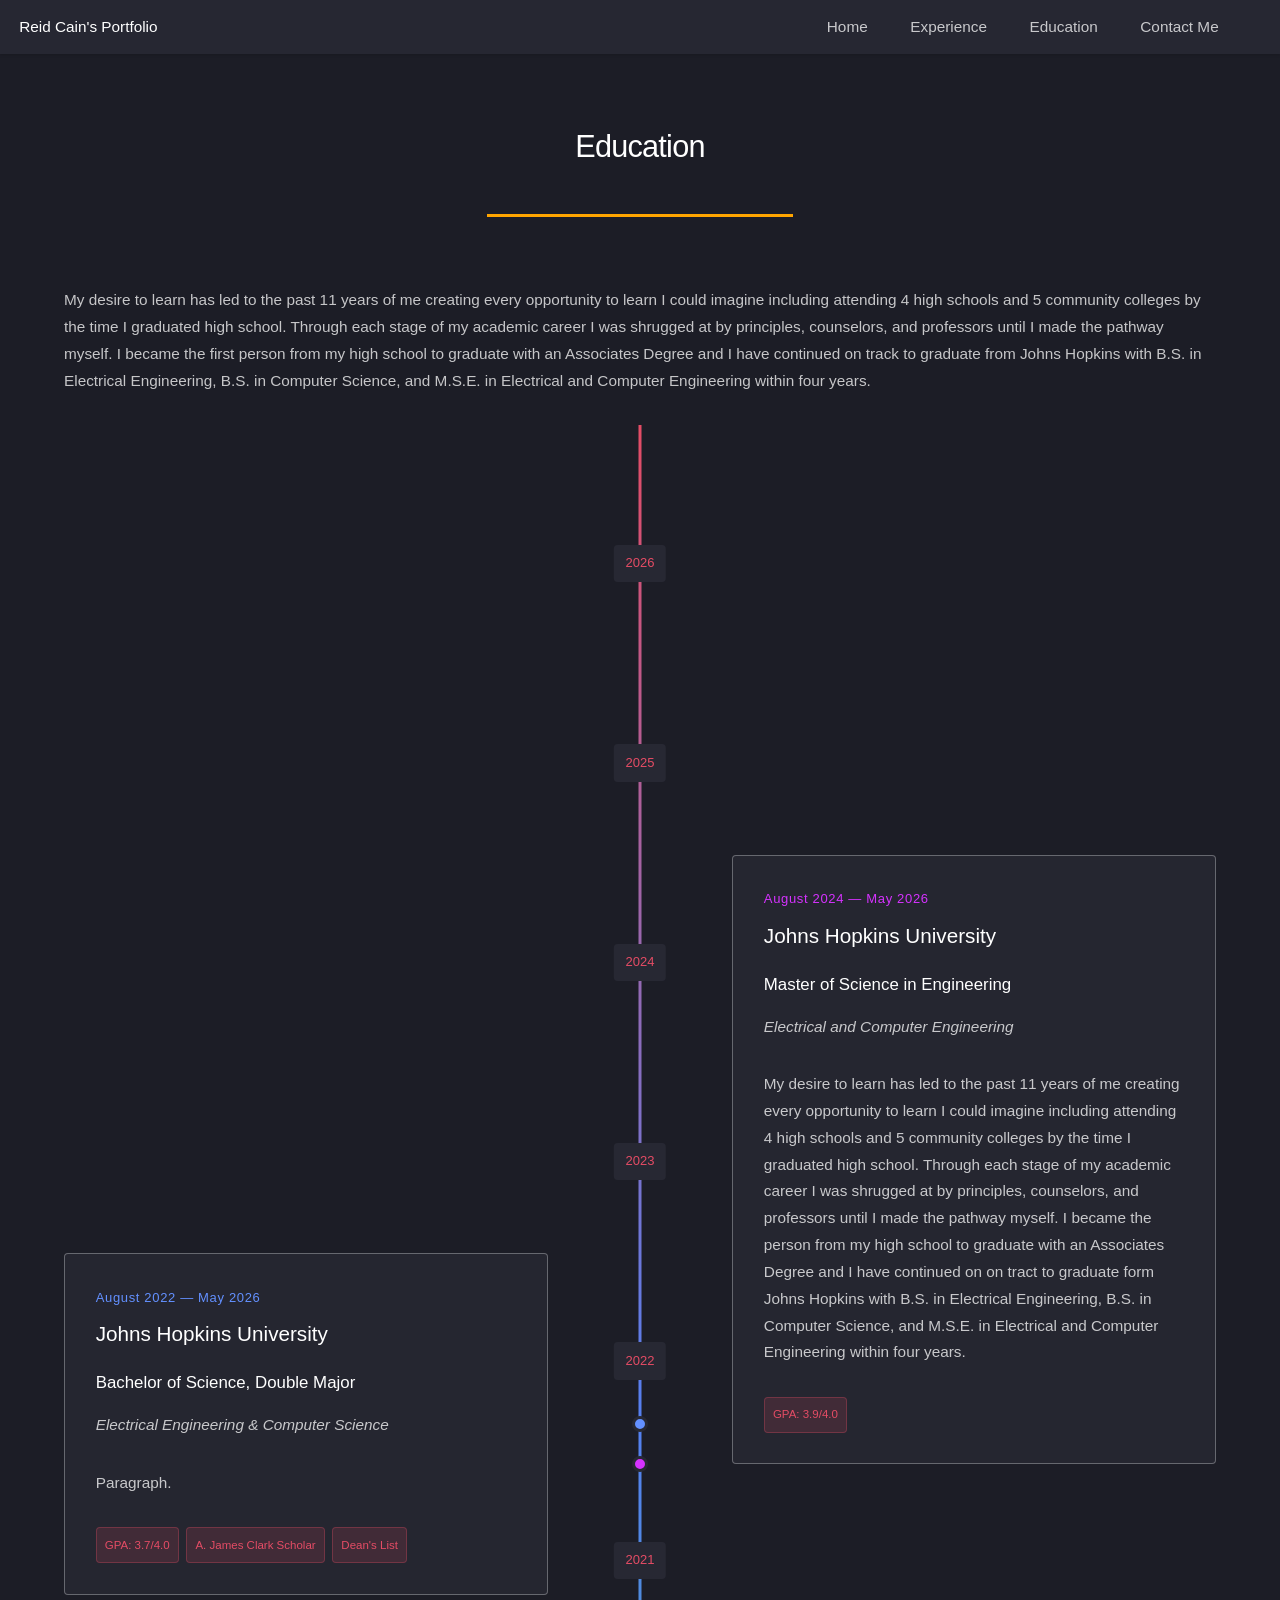
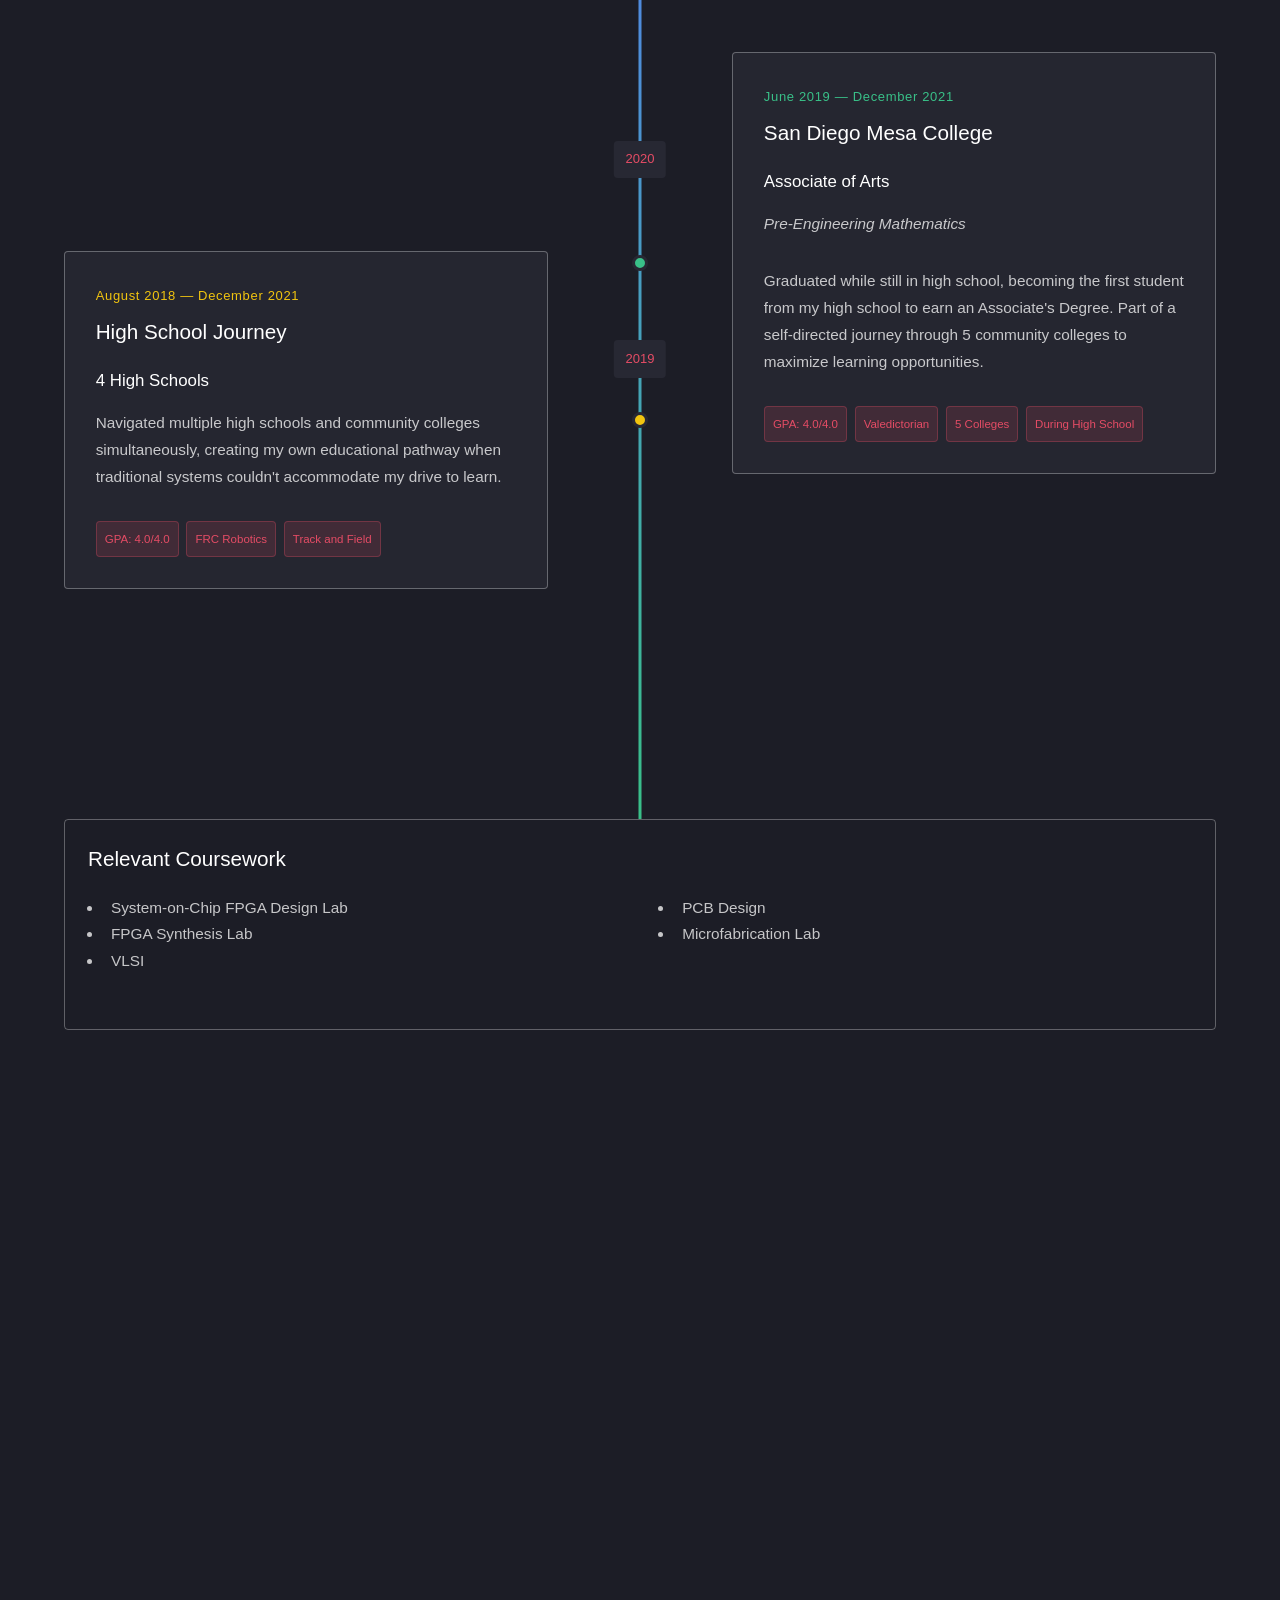
<file: education.html>
<!DOCTYPE HTML>
<!--
	Landed by HTML5 UP
	html5up.net | @ajlkn
	Free for personal and commercial use under the CCA 3.0 license (html5up.net/license)
-->
<html>
	<head>
		<title>Left Sidebar - Landed by HTML5 UP</title>
		<meta charset="utf-8" />
		<meta name="viewport" content="width=device-width, initial-scale=1, user-scalable=no" />
		<link rel="stylesheet" href="assets/css/main.css" />
		<noscript><link rel="stylesheet" href="assets/css/noscript.css" /></noscript>
		<style>
			.timeline-wrapper {
				position: relative;
				padding: 4em 0;
				min-height: 130em;
			}

			.timeline-line {
				position: absolute;
				left: 50%;
				top: 0;
				bottom: 0;
				width: 3px;
				background: linear-gradient(
					180deg,
					#e44c65 0%,
					#5480f1 50%,
					#39c088 100%
				);
				transform: translateX(-50%);
			}

			.timeline-item {
				position: absolute;
				left: 0;
				width: 100%;
				display: flex;
				justify-content: space-between;
			}

			.timeline-item:nth-child(even) {
				flex-direction: row-reverse;
			}

			.timeline-dot {
				position: absolute;
				left: 50%;
				top: 0;
				width: 16px;
				height: 16px;
				background: #e44c65;
				border: 3px solid #272833;
				border-radius: 50%;
				transform: translate(-50%, -50%);
				z-index: 10;
			}

			.timeline-content {
				width: 42%;
				padding: 2em;
				margin-top: 0;
				background: rgba(39, 40, 51, 0.85);
				border-radius: 4px;
				border: solid 1px rgba(255, 255, 255, 0.3);
			}

			.timeline-period {
				font-size: 0.85em;
				font-weight: 300;
				margin-bottom: 0.5em;
				letter-spacing: 0.05em;
				color: inherit;
			}

			.timeline-badges {
				display: flex;
				flex-wrap: wrap;
				gap: 0.5em;
				margin-top: 1em;
			}

			.timeline-badges span {
				font-size: 0.75em;
				padding: 0.3em 0.7em;
				background: rgba(228, 76, 101, 0.15);
				color: #e44c65;
				border-radius: 4px;
				border: solid 1px rgba(228, 76, 101, 0.3);
			}

			@media screen and (max-width: 980px) {
				.timeline-line {
					left: 2em;
				}

				.timeline-dot {
					left: 2em;
				}

				.timeline-item {
					flex-direction: column !important;
					padding-left: 4em;
				}

				.timeline-content {
					width: 100%;
				}
			}

			.timeline-year {
				position: absolute;
				left: 50%;
				transform: translateX(-50%);
				background: #272833;
				padding: 0.4em 0.9em;
				border-radius: 4px;
				font-size: 0.85em;
				font-weight: 300;
				color: #e44c65;
				z-index: 5;
			}

			.timeline-year.y2026 { top: 2em; }
			.timeline-year.y2025 { top: 10em; }
			.timeline-year.y2024 { top: 18em; }
			.timeline-year.y2023 { top: 26em; }
			.timeline-year.y2022 { top: 34em; }
			.timeline-year.y2021 { top: 42em; }
			.timeline-year.y2020 { top: 50em; }
			.timeline-year.y2019 { top: 58em; }

		</style>
	</head>
	<body class="is-preload">
		<div id="page-wrapper">

			<!-- Header -->
				<header id="header">
					<h1 id="logo"><a href="index.html" class="scrolly-link scrolly">Reid Cain's Portfolio</a></h1>
					<nav id="nav">
						<ul>
							<li><a href="index.html" class="scrolly-link scrolly">Home</a></li>
							<li><a href="experience.html" class="scrolly-link scrolly">Experience</a></li>
							<li><a href="education.html" class="scrolly-link scrolly">Education</a></li>
							<li><a href="#Contact" class="scrolly-link scrolly">Contact Me</a></li>
						</ul>
					</nav>
				</header>

			<!-- Main -->
				<div id="main" class="wrapper style1">
					<div class="container">
						<header class="major">
							<h2>Education</h2>
						</header>

						<p>
							My desire to learn has led to the past 11 years of me creating every opportunity to learn I could imagine including attending 4 high schools and 5 community colleges by the time I graduated high school. Through each stage of my academic career I was shrugged at by principles, counselors, and professors until I made the pathway myself. I became the first person from my high school to graduate with an Associates Degree and I have continued on track to graduate from Johns Hopkins with B.S. in Electrical Engineering, B.S. in Computer Science, and M.S.E. in Electrical and Computer Engineering within four years.
						</p>

						<!-- Timeline -->
						<div class="timeline-wrapper">

							<div class="timeline-line"></div>

							<!-- Year markers -->
							<div class="timeline-year" style="top: 6%;">2026</div>
							<div class="timeline-year" style="top: 16%;">2025</div>
							<div class="timeline-year" style="top: 26%;">2024</div>
							<div class="timeline-year" style="top: 36%;">2023</div>
							<div class="timeline-year" style="top: 46%;">2022</div>
							<div class="timeline-year" style="top: 56%;">2021</div>
							<div class="timeline-year" style="top: 66%;">2020</div>
							<div class="timeline-year" style="top: 76%;">2019</div>

							<!-- Event -->
							<div class="timeline-item" style="top: 28em;">
								<div class="timeline-dot" style="background:#d532fe; top: 100%;"></div>
								<div class="timeline-content">
									<div class="timeline-period" style="color:#d532fe;">August 2024 — May 2026</div>
									<h3>Johns Hopkins University</h3>
									<h4>Master of Science in Engineering</h4>
									<p><em>Electrical and Computer Engineering</em></p>
									<p>My desire to learn has led to the past 11 years of me creating every opportunity to learn I could imagine including attending 4 high schools and 5 community colleges by the time I graduated high school. Through each stage of my academic career I was shrugged at by principles, counselors, and professors until I made the pathway myself. I became the person from my high school to graduate with an Associates Degree and I have continued on on tract to graduate form Johns Hopkins with B.S. in Electrical Engineering, B.S. in Computer Science, and M.S.E. in Electrical and Computer Engineering within four years.</p>
									<div class="timeline-badges">
										<span>GPA: 3.9/4.0</span>
									</div>
								</div>
							</div>

							<div class="timeline-item" style="top: 54em;">
								<div class="timeline-dot" style="background:#6390ff; top: 50%;"></div>
								<div class="timeline-content">
									<div class="timeline-period" style="color:#6390ff;">August 2022 — May 2026</div>
									<h3>Johns Hopkins University</h3>
									<h4>Bachelor of Science, Double Major</h4>
									<p><em>Electrical Engineering & Computer Science</em></p>
									<p>Paragraph.</p>
									<div class="timeline-badges">
										<span>GPA: 3.7/4.0</span>
										<span>A. James Clark Scholar</span>
										<span>Dean's List</span>
									</div>
								</div>
							</div>

							<div class="timeline-item" style="top: 80em;">
								<div class="timeline-dot" style="background:#39c088; top: 50%;"></div>
								<div class="timeline-content">
									<div class="timeline-period" style="color:#39c088;">June 2019 — December 2021</div>
									<h3>San Diego Mesa College</h3>
									<h4>Associate of Arts</h4>
									<p><em>Pre-Engineering Mathematics</em></p>
									<p>
										Graduated while still in high school, becoming the first student from my high school to earn an Associate's Degree. Part of a self-directed journey through 5 community colleges to maximize learning opportunities.
									</p>
									<div class="timeline-badges">
										<span>GPA: 4.0/4.0</span>
										<span>Valedictorian</span>
										<span>5 Colleges</span>
										<span>During High School</span>
									</div>
								</div>
							</div>

							<div class="timeline-item" style="top: 93em;">
								<div class="timeline-dot" style="background:#f1c40f; top: 50%;"></div>
								<div class="timeline-content">
									<div class="timeline-period" style="color:#f1c40f;">August 2018 — December 2021</div>
									<h3>High School Journey</h3>
									<h4>4 High Schools</h4>
									<p>
										Navigated multiple high schools and community colleges simultaneously, creating my own educational pathway when traditional systems couldn't accommodate my drive to learn.
									</p>
									<div class="timeline-badges">
										<span>GPA: 4.0/4.0</span>
										<span>FRC Robotics</span>
										<span>Track and Field</span>
									</div>
								</div>
							</div>

						</div>

						<!-- Coursework -->
						<div class="box">
							<h3>Relevant Coursework</h3>
							<div class="row">
								<div class="col-6 col-12-small">
									<ul>
										<li>System-on-Chip FPGA Design Lab</li>
										<li>FPGA Synthesis Lab</li>
										<li>VLSI</li>
									</ul>
								</div>
								<div class="col-6 col-12-small">
									<ul>
										<li>PCB Design</li>
										<li>Microfabrication Lab</li>
									</ul>
								</div>
							</div>
						</div>

					</div>
				</div>


			<!-- Footer -->
				<section id="Contact" class="wrapper style1 special fade-up">
					<div class="container">
						<header class="major">
							<h2>Contact Me</h2>
							<p>Please contact me through any of the links below</p>
						</header>
						<div class="box alt">
							<div class="row gtr-uniform icon-row-tight">
								<a href="https://linkedin.com/in/reid-cain/"><img src="images/linkedin.svg" alt="" width="80px" height="80px"/></a>
								<a href="mailto:reidcain03@gmail.com"><img src="images/email.svg" alt="" height="80px" width="100px" /></a>
								<a href="https://github.com/reidcain"><img src="images/github.svg" alt="" width="80px" height="80px"/></a>
							</div>
						</div>
						<footer class="major">
							<ul class="actions special">
								<li><a href="#header" class="scrolly-link scrolly button">Top</a></li>
							</ul>
						</footer>
					</div>
				</section>
		</div>
		<!-- Scripts -->
			<script src="assets/js/jquery.min.js"></script>
			<script src="assets/js/jquery.scrolly.min.js"></script>
			<script src="assets/js/jquery.dropotron.min.js"></script>
			<script src="assets/js/jquery.scrollex.min.js"></script>
			<script src="assets/js/browser.min.js"></script>
			<script src="assets/js/breakpoints.min.js"></script>
			<script src="assets/js/util.js"></script>
			<script src="assets/js/main.js"></script>

	</body>
</html>
</file>
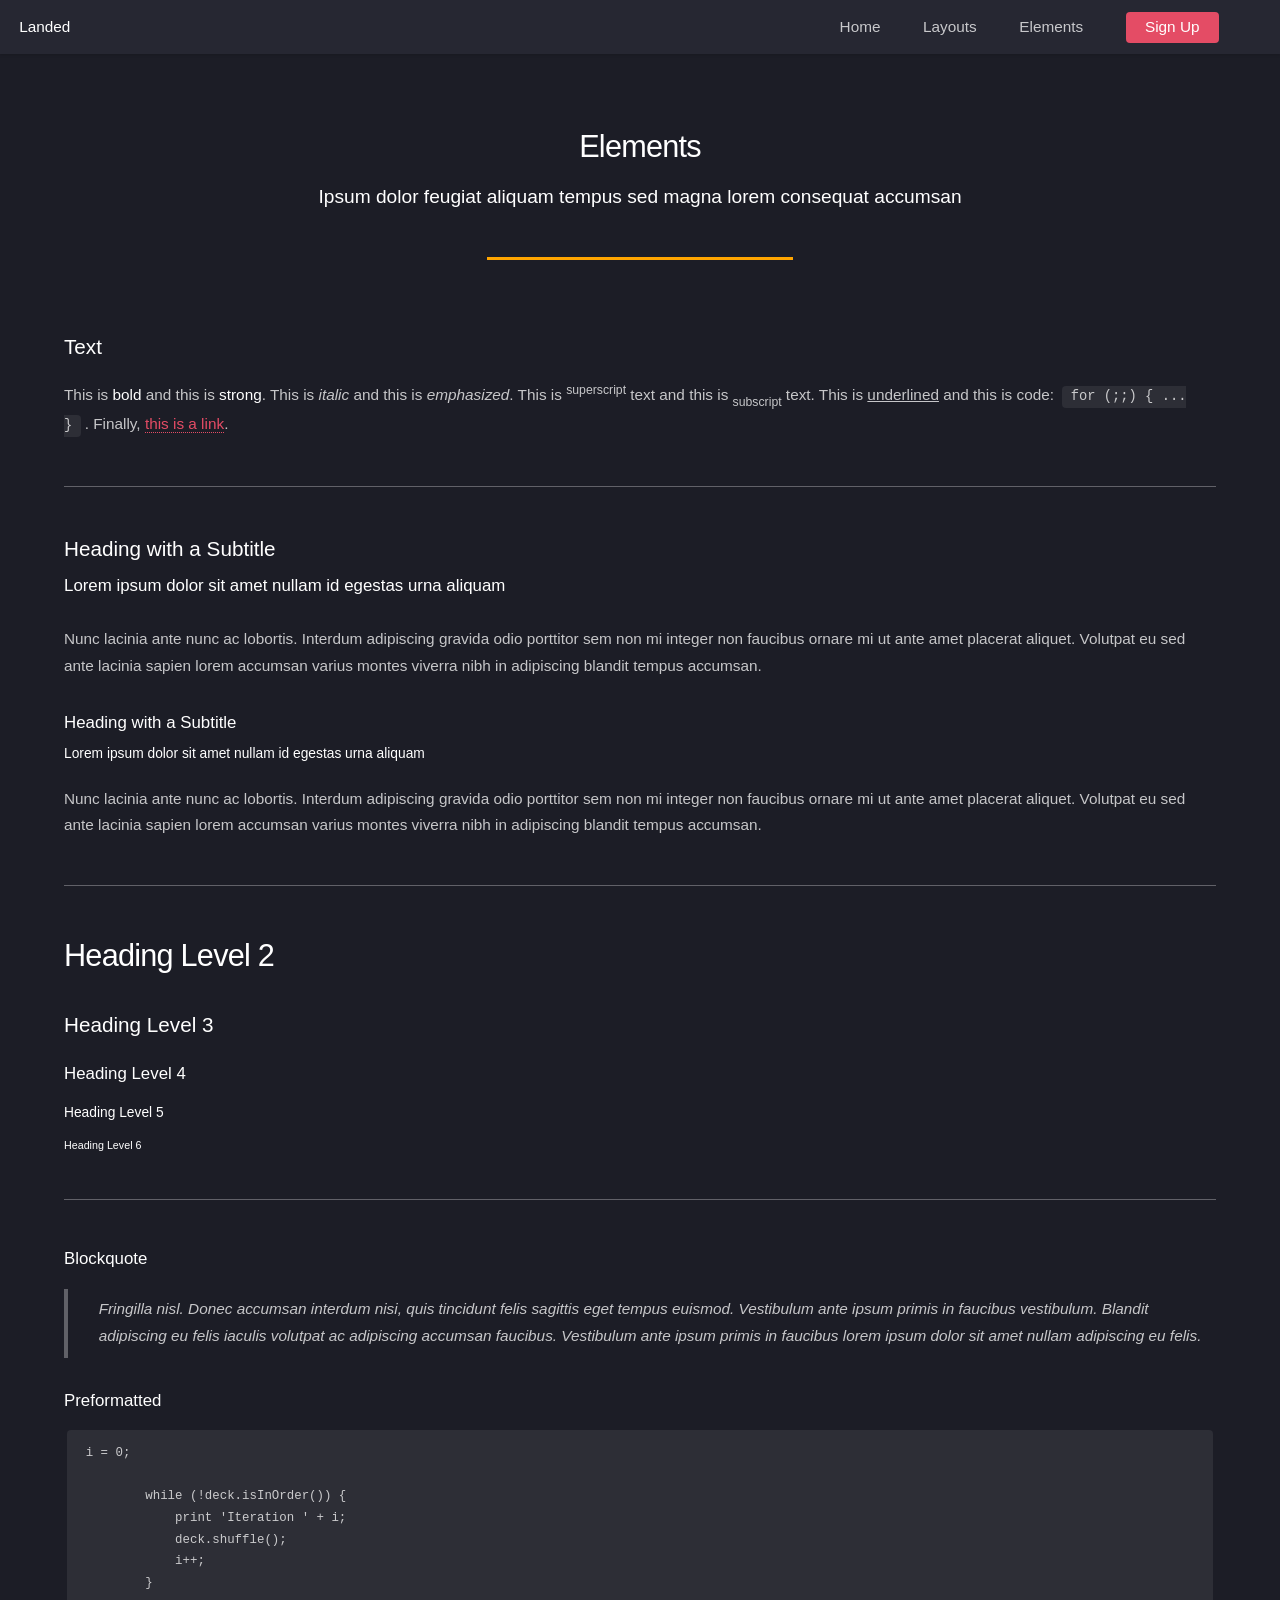
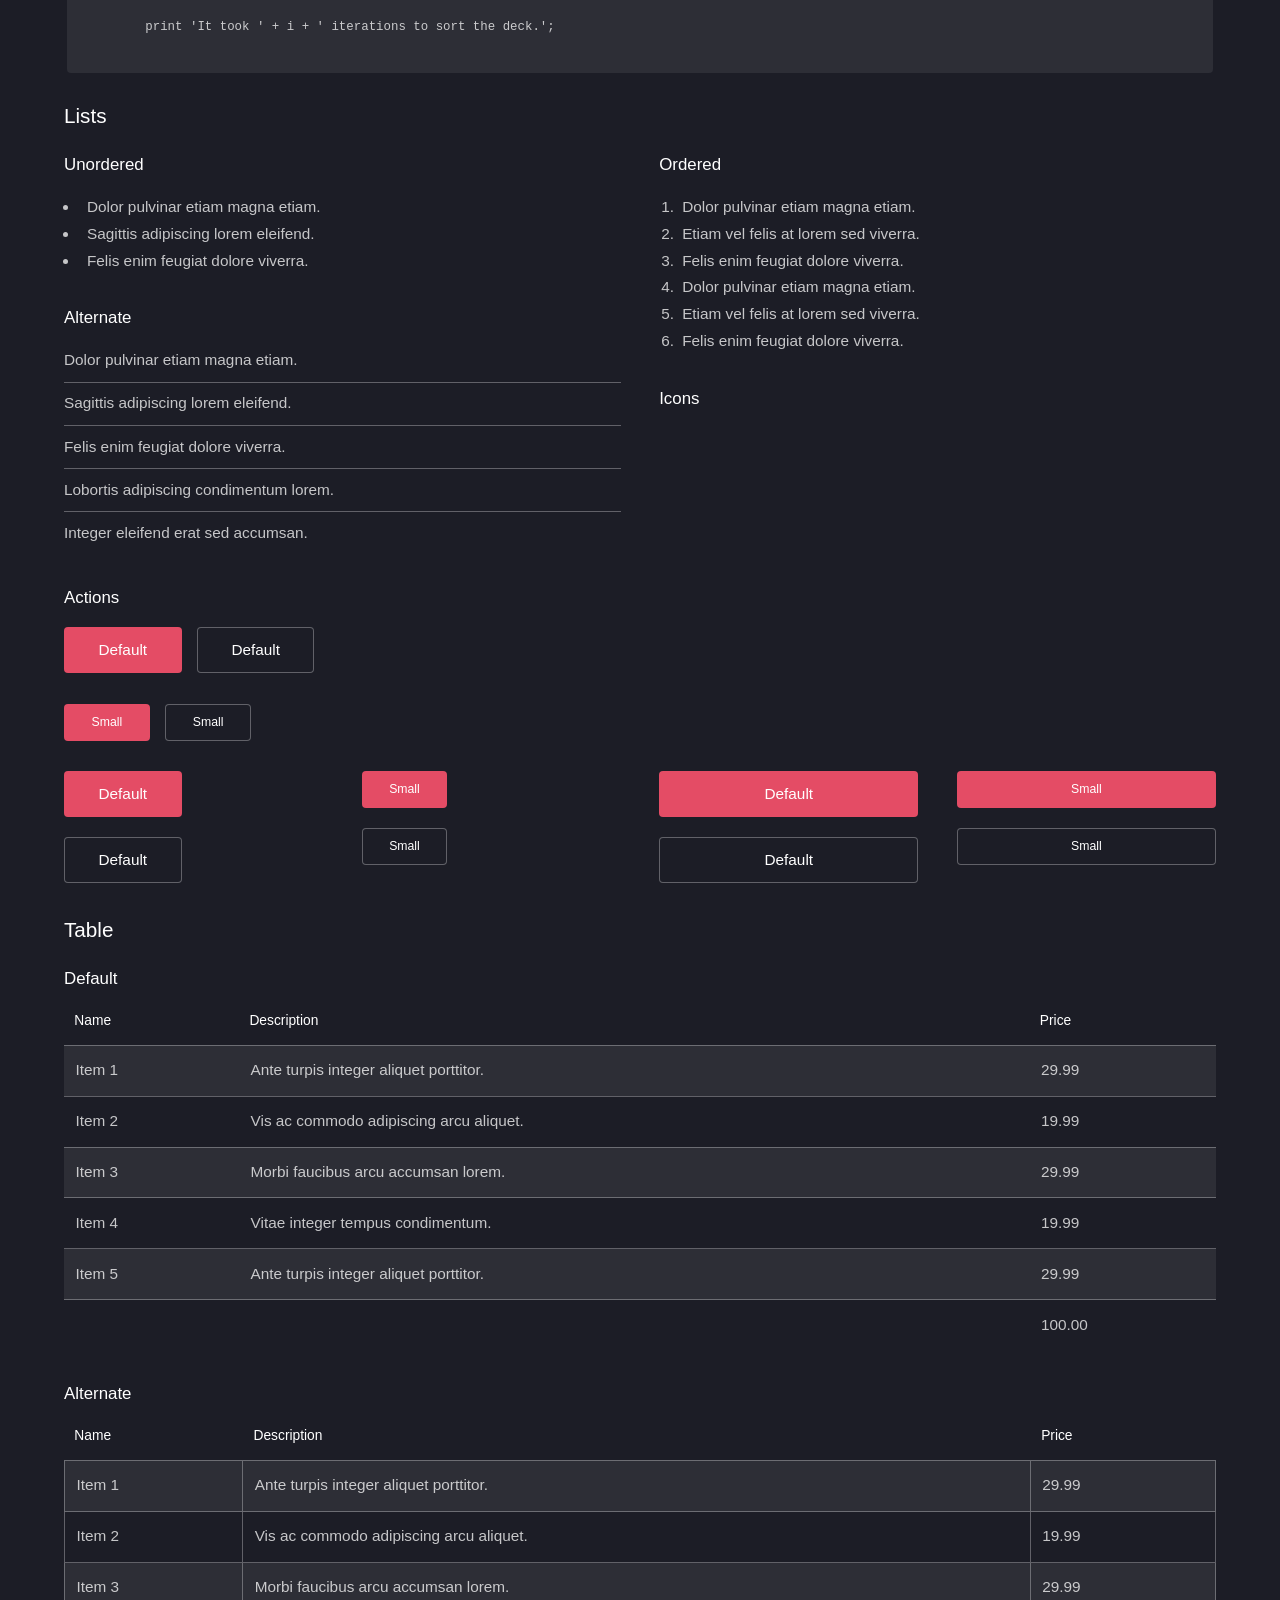
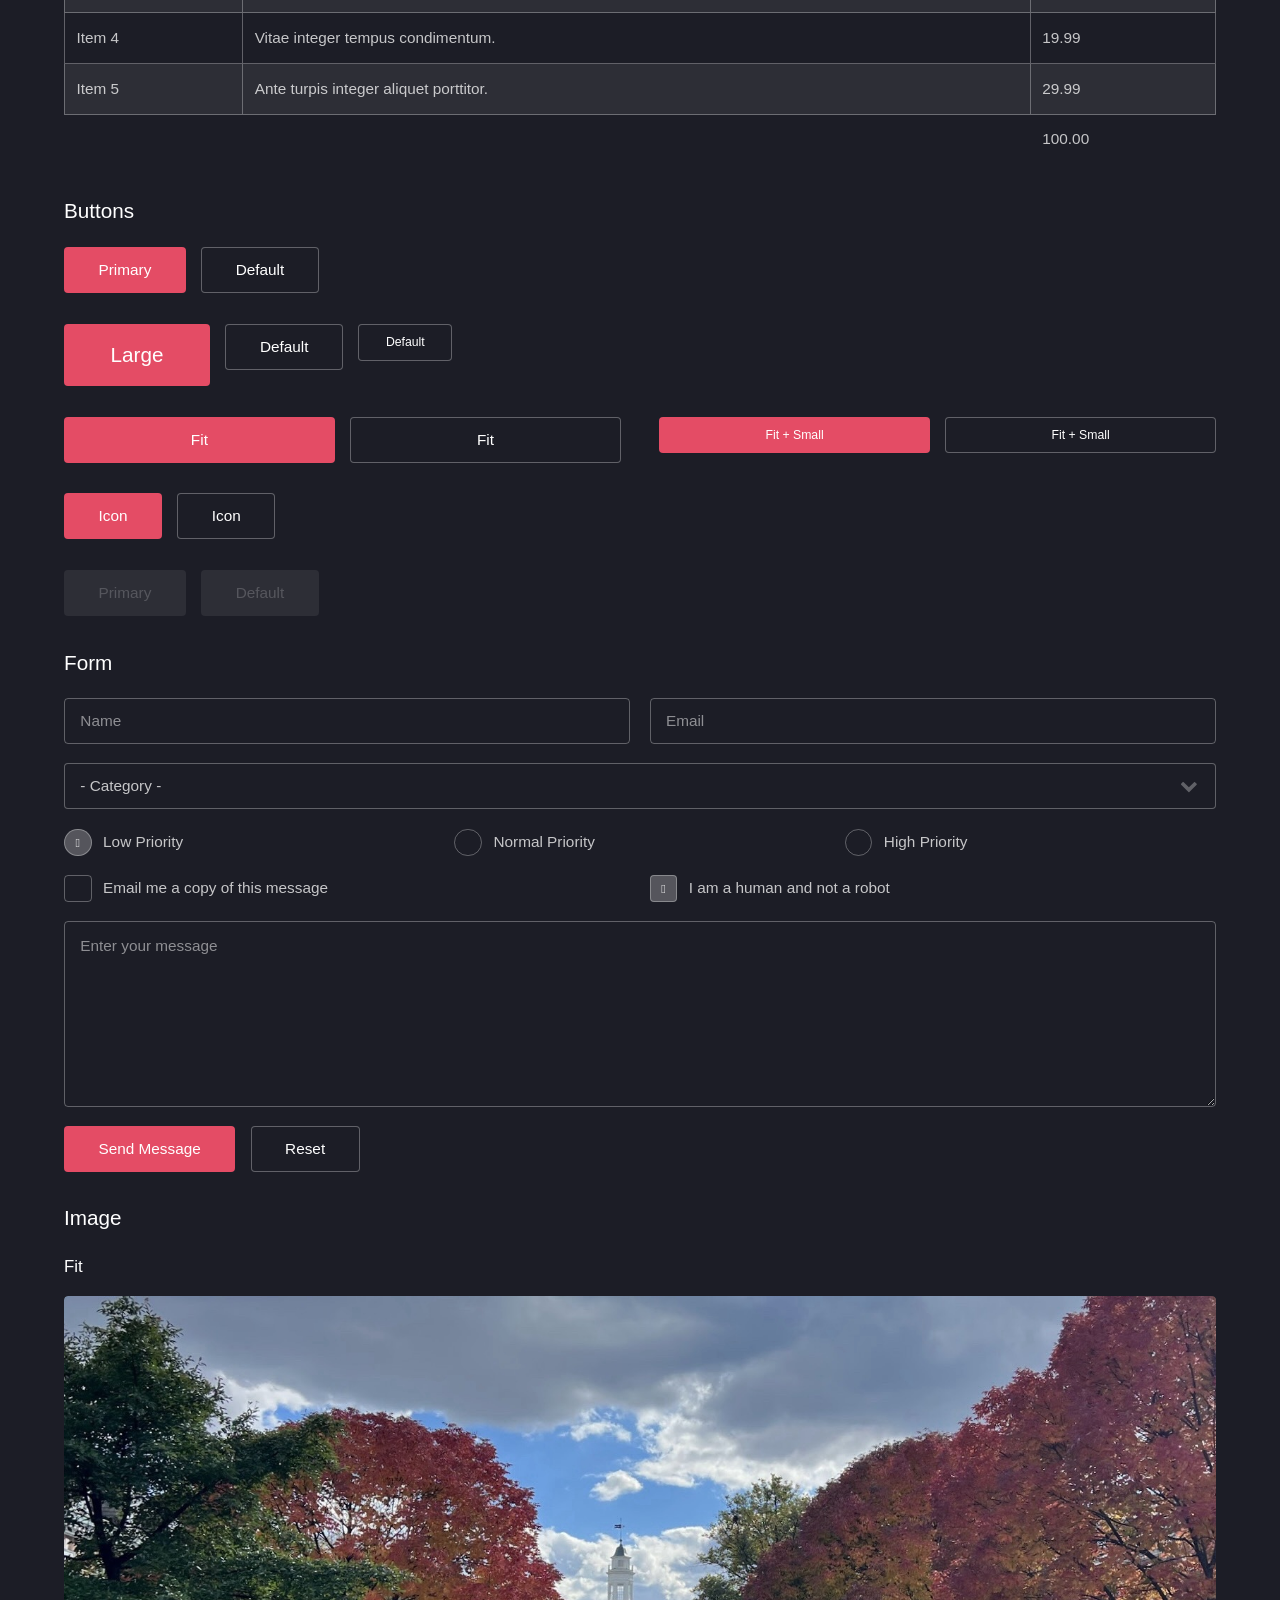
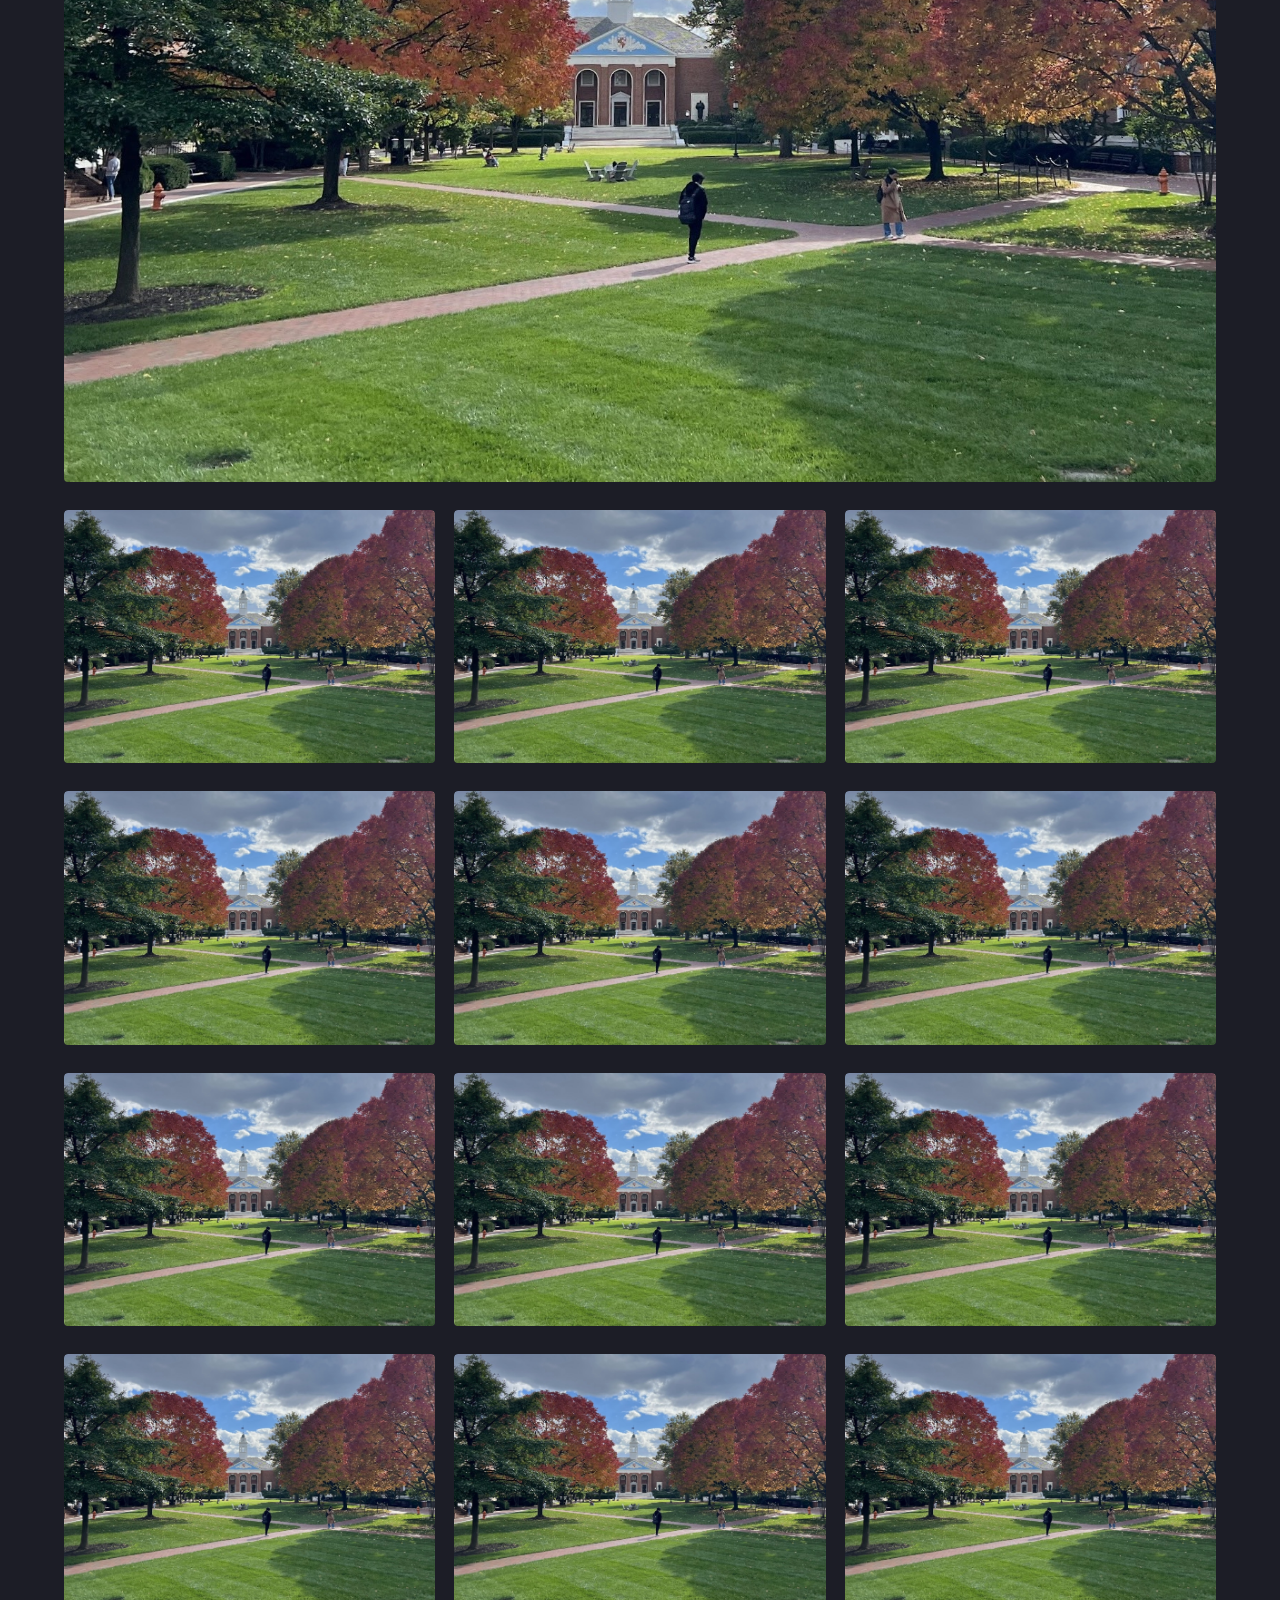
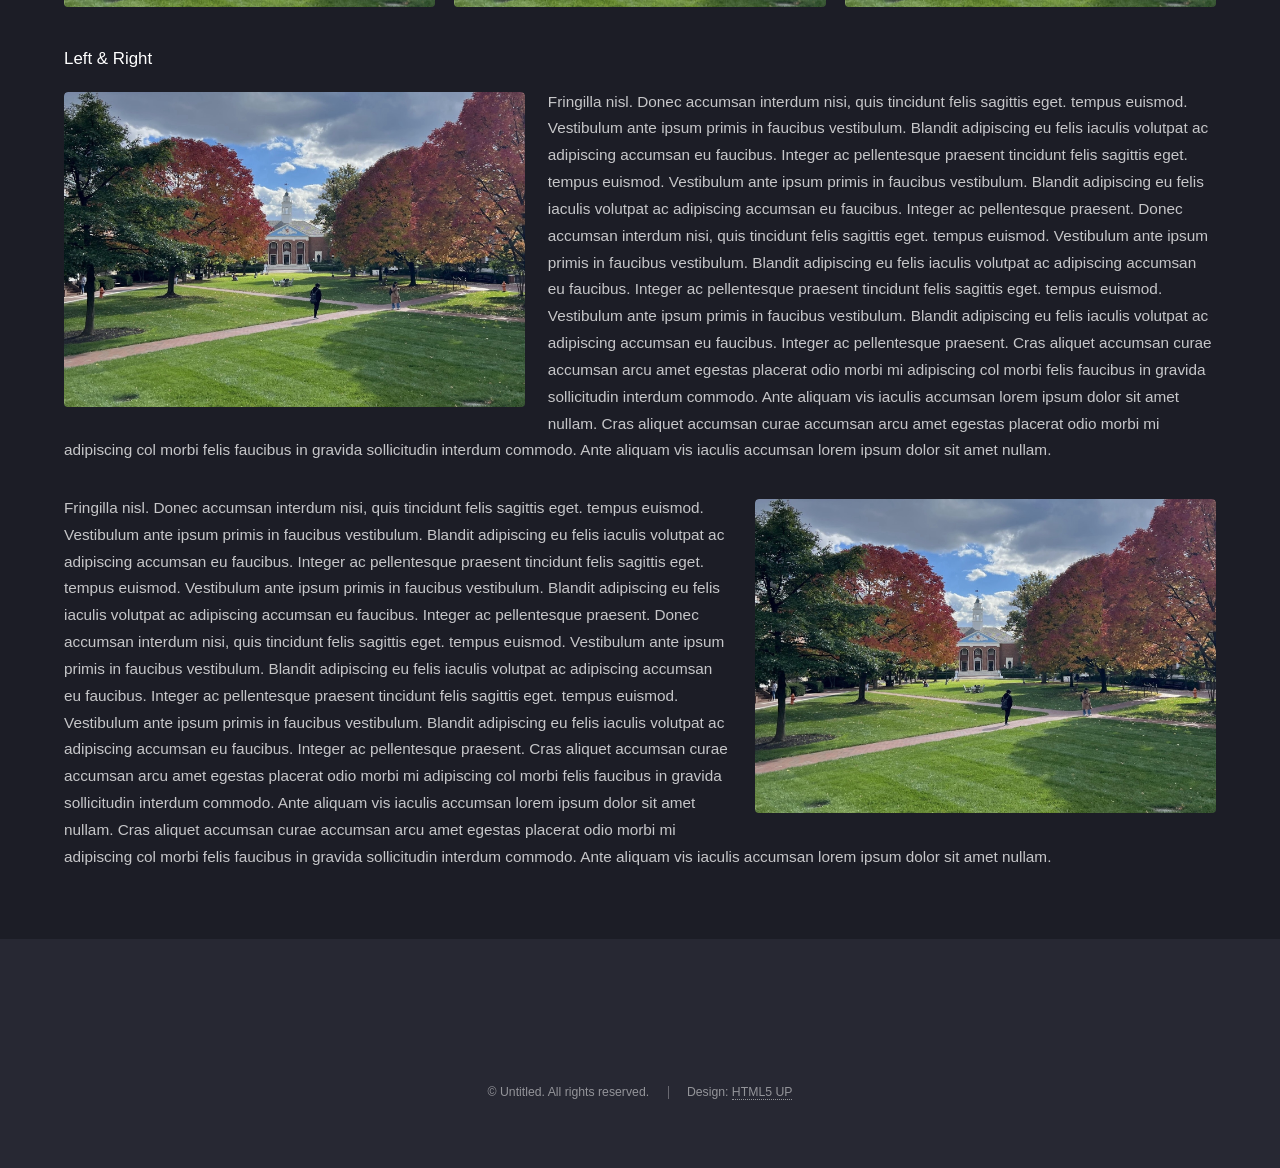
<file: elements.html>
<!DOCTYPE HTML>
<!--
	Landed by HTML5 UP
	html5up.net | @ajlkn
	Free for personal and commercial use under the CCA 3.0 license (html5up.net/license)
-->
<html>
	<head>
		<title>Elements - Landed by HTML5 UP</title>
		<meta charset="utf-8" />
		<meta name="viewport" content="width=device-width, initial-scale=1, user-scalable=no" />
		<link rel="stylesheet" href="assets/css/main.css" />
		<noscript><link rel="stylesheet" href="assets/css/noscript.css" /></noscript>
	</head>
	<body class="is-preload">
		<div id="page-wrapper">

			<!-- Header -->
				<header id="header">
					<h1 id="logo"><a href="index.html">Landed</a></h1>
					<nav id="nav">
						<ul>
							<li><a href="index.html">Home</a></li>
							<li>
								<a href="#">Layouts</a>
								<ul>
									<li><a href="left-sidebar.html">Left Sidebar</a></li>
									<li><a href="right-sidebar.html">Right Sidebar</a></li>
									<li><a href="no-sidebar.html">No Sidebar</a></li>
									<li>
										<a href="#">Submenu</a>
										<ul>
											<li><a href="#">Option 1</a></li>
											<li><a href="#">Option 2</a></li>
											<li><a href="#">Option 3</a></li>
											<li><a href="#">Option 4</a></li>
										</ul>
									</li>
								</ul>
							</li>
							<li><a href="elements.html">Elements</a></li>
							<li><a href="#" class="button primary">Sign Up</a></li>
						</ul>
					</nav>
				</header>

			<!-- Main -->
				<div id="main" class="wrapper style1">
					<div class="container">
						<header class="major">
							<h2>Elements</h2>
							<p>Ipsum dolor feugiat aliquam tempus sed magna lorem consequat accumsan</p>
						</header>

						<!-- Text -->
							<section>
								<h3>Text</h3>
								<p>This is <b>bold</b> and this is <strong>strong</strong>. This is <i>italic</i> and this is <em>emphasized</em>.
								This is <sup>superscript</sup> text and this is <sub>subscript</sub> text.
								This is <u>underlined</u> and this is code: <code>for (;;) { ... }</code>. Finally, <a href="#">this is a link</a>.</p>

								<hr />

								<header>
									<h3>Heading with a Subtitle</h3>
									<p>Lorem ipsum dolor sit amet nullam id egestas urna aliquam</p>
								</header>
								<p>Nunc lacinia ante nunc ac lobortis. Interdum adipiscing gravida odio porttitor sem non mi integer non faucibus ornare mi ut ante amet placerat aliquet. Volutpat eu sed ante lacinia sapien lorem accumsan varius montes viverra nibh in adipiscing blandit tempus accumsan.</p>
								<header>
									<h4>Heading with a Subtitle</h4>
									<p>Lorem ipsum dolor sit amet nullam id egestas urna aliquam</p>
								</header>
								<p>Nunc lacinia ante nunc ac lobortis. Interdum adipiscing gravida odio porttitor sem non mi integer non faucibus ornare mi ut ante amet placerat aliquet. Volutpat eu sed ante lacinia sapien lorem accumsan varius montes viverra nibh in adipiscing blandit tempus accumsan.</p>

								<hr />

								<h2>Heading Level 2</h2>
								<h3>Heading Level 3</h3>
								<h4>Heading Level 4</h4>
								<h5>Heading Level 5</h5>
								<h6>Heading Level 6</h6>

								<hr />

								<h4>Blockquote</h4>
								<blockquote>Fringilla nisl. Donec accumsan interdum nisi, quis tincidunt felis sagittis eget tempus euismod. Vestibulum ante ipsum primis in faucibus vestibulum. Blandit adipiscing eu felis iaculis volutpat ac adipiscing accumsan faucibus. Vestibulum ante ipsum primis in faucibus lorem ipsum dolor sit amet nullam adipiscing eu felis.</blockquote>

								<h4>Preformatted</h4>
								<pre><code>i = 0;

	while (!deck.isInOrder()) {
	    print 'Iteration ' + i;
	    deck.shuffle();
	    i++;
	}

	print 'It took ' + i + ' iterations to sort the deck.';
	</code></pre>
							</section>

						<!-- Lists -->
							<section>
								<h3>Lists</h3>
								<div class="row">
									<div class="col-6 col-12-xsmall">

										<h4>Unordered</h4>
										<ul>
											<li>Dolor pulvinar etiam magna etiam.</li>
											<li>Sagittis adipiscing lorem eleifend.</li>
											<li>Felis enim feugiat dolore viverra.</li>
										</ul>

										<h4>Alternate</h4>
										<ul class="alt">
											<li>Dolor pulvinar etiam magna etiam.</li>
											<li>Sagittis adipiscing lorem eleifend.</li>
											<li>Felis enim feugiat dolore viverra.</li>
											<li>Lobortis adipiscing condimentum lorem.</li>
											<li>Integer eleifend erat sed accumsan.</li>
										</ul>

									</div>
									<div class="col-6 col-12-xsmall">

										<h4>Ordered</h4>
										<ol>
											<li>Dolor pulvinar etiam magna etiam.</li>
											<li>Etiam vel felis at lorem sed viverra.</li>
											<li>Felis enim feugiat dolore viverra.</li>
											<li>Dolor pulvinar etiam magna etiam.</li>
											<li>Etiam vel felis at lorem sed viverra.</li>
											<li>Felis enim feugiat dolore viverra.</li>
										</ol>

										<h4>Icons</h4>
										<ul class="icons">
											<li><a href="#" class="icon brands fa-twitter"><span class="label">Twitter</span></a></li>
											<li><a href="#" class="icon brands fa-facebook-f"><span class="label">Facebook</span></a></li>
											<li><a href="#" class="icon brands fa-instagram"><span class="label">Instagram</span></a></li>
											<li><a href="#" class="icon brands fa-github"><span class="label">Github</span></a></li>
											<li><a href="#" class="icon brands fa-dribbble"><span class="label">Dribbble</span></a></li>
											<li><a href="#" class="icon brands fa-tumblr"><span class="label">Tumblr</span></a></li>
										</ul>
										<ul class="icons">
											<li><a href="#" class="icon brands alt fa-twitter"><span class="label">Twitter</span></a></li>
											<li><a href="#" class="icon brands alt fa-facebook-f"><span class="label">Facebook</span></a></li>
											<li><a href="#" class="icon brands alt fa-instagram"><span class="label">Instagram</span></a></li>
											<li><a href="#" class="icon brands alt fa-github"><span class="label">Github</span></a></li>
											<li><a href="#" class="icon brands alt fa-dribbble"><span class="label">Dribbble</span></a></li>
											<li><a href="#" class="icon brands alt fa-tumblr"><span class="label">Tumblr</span></a></li>
										</ul>

									</div>
								</div>

								<h4>Actions</h4>
								<ul class="actions">
									<li><a href="#" class="button primary">Default</a></li>
									<li><a href="#" class="button">Default</a></li>
								</ul>
								<ul class="actions small">
									<li><a href="#" class="button primary small">Small</a></li>
									<li><a href="#" class="button small">Small</a></li>
								</ul>
								<div class="row">
									<div class="col-3 col-6-medium col-12-xsmall">
										<ul class="actions stacked">
											<li><a href="#" class="button primary">Default</a></li>
											<li><a href="#" class="button">Default</a></li>
										</ul>
									</div>
									<div class="col-3 col-6-medium col-12-xsmall">
										<ul class="actions stacked">
											<li><a href="#" class="button primary small">Small</a></li>
											<li><a href="#" class="button small">Small</a></li>
										</ul>
									</div>
									<div class="col-3 col-6-medium col-12-xsmall">
										<ul class="actions stacked">
											<li><a href="#" class="button primary fit">Default</a></li>
											<li><a href="#" class="button fit">Default</a></li>
										</ul>
									</div>
									<div class="col-3 col-6-medium col-12-xsmall">
										<ul class="actions stacked">
											<li><a href="#" class="button primary small fit">Small</a></li>
											<li><a href="#" class="button small fit">Small</a></li>
										</ul>
									</div>
								</div>
							</section>

						<!-- Table -->
							<section>
								<h3>Table</h3>
								<h4>Default</h4>
								<div class="table-wrapper">
									<table>
										<thead>
											<tr>
												<th>Name</th>
												<th>Description</th>
												<th>Price</th>
											</tr>
										</thead>
										<tbody>
											<tr>
												<td>Item 1</td>
												<td>Ante turpis integer aliquet porttitor.</td>
												<td>29.99</td>
											</tr>
											<tr>
												<td>Item 2</td>
												<td>Vis ac commodo adipiscing arcu aliquet.</td>
												<td>19.99</td>
											</tr>
											<tr>
												<td>Item 3</td>
												<td> Morbi faucibus arcu accumsan lorem.</td>
												<td>29.99</td>
											</tr>
											<tr>
												<td>Item 4</td>
												<td>Vitae integer tempus condimentum.</td>
												<td>19.99</td>
											</tr>
											<tr>
												<td>Item 5</td>
												<td>Ante turpis integer aliquet porttitor.</td>
												<td>29.99</td>
											</tr>
										</tbody>
										<tfoot>
											<tr>
												<td colspan="2"></td>
												<td>100.00</td>
											</tr>
										</tfoot>
									</table>
								</div>
								<h4>Alternate</h4>
								<div class="table-wrapper">
									<table class="alt">
										<thead>
											<tr>
												<th>Name</th>
												<th>Description</th>
												<th>Price</th>
											</tr>
										</thead>
										<tbody>
											<tr>
												<td>Item 1</td>
												<td>Ante turpis integer aliquet porttitor.</td>
												<td>29.99</td>
											</tr>
											<tr>
												<td>Item 2</td>
												<td>Vis ac commodo adipiscing arcu aliquet.</td>
												<td>19.99</td>
											</tr>
											<tr>
												<td>Item 3</td>
												<td> Morbi faucibus arcu accumsan lorem.</td>
												<td>29.99</td>
											</tr>
											<tr>
												<td>Item 4</td>
												<td>Vitae integer tempus condimentum.</td>
												<td>19.99</td>
											</tr>
											<tr>
												<td>Item 5</td>
												<td>Ante turpis integer aliquet porttitor.</td>
												<td>29.99</td>
											</tr>
										</tbody>
										<tfoot>
											<tr>
												<td colspan="2"></td>
												<td>100.00</td>
											</tr>
										</tfoot>
									</table>
								</div>
							</section>

						<!-- Buttons -->
							<section>
								<h3>Buttons</h3>
								<ul class="actions">
									<li><a href="#" class="button primary">Primary</a></li>
									<li><a href="#" class="button">Default</a></li>
								</ul>
								<ul class="actions">
									<li><a href="#" class="button primary large">Large</a></li>
									<li><a href="#" class="button">Default</a></li>
									<li><a href="#" class="button small">Default</a></li>
								</ul>
								<div class="row">
									<div class="col-6 col-12-xsmall">
										<ul class="actions fit">
											<li><a href="#" class="button primary fit">Fit</a></li>
											<li><a href="#" class="button fit">Fit</a></li>
										</ul>
									</div>
									<div class="col-6 col-12-xsmall">
										<ul class="actions fit small">
											<li><a href="#" class="button primary fit small">Fit + Small</a></li>
											<li><a href="#" class="button fit small">Fit + Small</a></li>
										</ul>
									</div>
								</div>
								<ul class="actions">
									<li><a href="#" class="button primary icon solid fa-download">Icon</a></li>
									<li><a href="#" class="button icon solid fa-download">Icon</a></li>
								</ul>
								<ul class="actions">
									<li><span class="button primary disabled">Primary</span></li>
									<li><span class="button disabled">Default</span></li>
								</ul>
							</section>

						<!-- Form -->
							<section>
								<h3>Form</h3>
								<form method="post" action="#">
									<div class="row gtr-uniform gtr-50">
										<div class="col-6 col-12-xsmall">
											<input type="text" name="name" id="name" value="" placeholder="Name" />
										</div>
										<div class="col-6 col-12-xsmall">
											<input type="email" name="email" id="email" value="" placeholder="Email" />
										</div>
										<div class="col-12">
											<select name="category" id="category">
												<option value="">- Category -</option>
												<option value="1">Manufacturing</option>
												<option value="1">Shipping</option>
												<option value="1">Administration</option>
												<option value="1">Human Resources</option>
											</select>
										</div>
										<div class="col-4 col-12-medium">
											<input type="radio" id="priority-low" name="priority" checked>
											<label for="priority-low">Low Priority</label>
										</div>
										<div class="col-4 col-12-medium">
											<input type="radio" id="priority-normal" name="priority">
											<label for="priority-normal">Normal Priority</label>
										</div>
										<div class="col-4 col-12-medium">
											<input type="radio" id="priority-high" name="priority">
											<label for="priority-high">High Priority</label>
										</div>
										<div class="col-6 col-12-medium">
											<input type="checkbox" id="copy" name="copy">
											<label for="copy">Email me a copy of this message</label>
										</div>
										<div class="col-6 col-12-medium">
											<input type="checkbox" id="human" name="human" checked>
											<label for="human">I am a human and not a robot</label>
										</div>
										<div class="col-12">
											<textarea name="message" id="message" placeholder="Enter your message" rows="6"></textarea>
										</div>
										<div class="col-12">
											<ul class="actions">
												<li><input type="submit" value="Send Message" class="primary" /></li>
												<li><input type="reset" value="Reset" /></li>
											</ul>
										</div>
									</div>
								</form>
							</section>

						<!-- Image -->
							<section>
								<h3>Image</h3>
								<h4>Fit</h4>
								<div class="box alt">
									<div class="row gtr-50 gtr-uniform">
										<div class="col-12"><span class="image fit"><img src="images/jhu.jpg" alt="" /></span></div>
										<div class="col-4 col-6-xsmall"><span class="image fit"><img src="images/jhu.jpg" alt="" /></span></div>
										<div class="col-4 col-6-xsmall"><span class="image fit"><img src="images/jhu.jpg" alt="" /></span></div>
										<div class="col-4 col-6-xsmall"><span class="image fit"><img src="images/jhu.jpg" alt="" /></span></div>
										<div class="col-4 col-6-xsmall"><span class="image fit"><img src="images/jhu.jpg" alt="" /></span></div>
										<div class="col-4 col-6-xsmall"><span class="image fit"><img src="images/jhu.jpg" alt="" /></span></div>
										<div class="col-4 col-6-xsmall"><span class="image fit"><img src="images/jhu.jpg" alt="" /></span></div>
										<div class="col-4 col-6-xsmall"><span class="image fit"><img src="images/jhu.jpg" alt="" /></span></div>
										<div class="col-4 col-6-xsmall"><span class="image fit"><img src="images/jhu.jpg" alt="" /></span></div>
										<div class="col-4 col-6-xsmall"><span class="image fit"><img src="images/jhu.jpg" alt="" /></span></div>
										<div class="col-4 col-6-xsmall"><span class="image fit"><img src="images/jhu.jpg" alt="" /></span></div>
										<div class="col-4 col-6-xsmall"><span class="image fit"><img src="images/jhu.jpg" alt="" /></span></div>
										<div class="col-4 col-6-xsmall"><span class="image fit"><img src="images/jhu.jpg" alt="" /></span></div>
									</div>
								</div>

								<h4>Left &amp; Right</h4>
								<p><span class="image left"><img src="images/jhu.jpg" alt="" /></span>Fringilla nisl. Donec accumsan interdum nisi, quis tincidunt felis sagittis eget. tempus euismod. Vestibulum ante ipsum primis in faucibus vestibulum. Blandit adipiscing eu felis iaculis volutpat ac adipiscing accumsan eu faucibus. Integer ac pellentesque praesent tincidunt felis sagittis eget. tempus euismod. Vestibulum ante ipsum primis in faucibus vestibulum. Blandit adipiscing eu felis iaculis volutpat ac adipiscing accumsan eu faucibus. Integer ac pellentesque praesent. Donec accumsan interdum nisi, quis tincidunt felis sagittis eget. tempus euismod. Vestibulum ante ipsum primis in faucibus vestibulum. Blandit adipiscing eu felis iaculis volutpat ac adipiscing accumsan eu faucibus. Integer ac pellentesque praesent tincidunt felis sagittis eget. tempus euismod. Vestibulum ante ipsum primis in faucibus vestibulum. Blandit adipiscing eu felis iaculis volutpat ac adipiscing accumsan eu faucibus. Integer ac pellentesque praesent. Cras aliquet accumsan curae accumsan arcu amet egestas placerat odio morbi mi adipiscing col morbi felis faucibus in gravida sollicitudin interdum commodo. Ante aliquam vis iaculis accumsan lorem ipsum dolor sit amet nullam. Cras aliquet accumsan curae accumsan arcu amet egestas placerat odio morbi mi adipiscing col morbi felis faucibus in gravida sollicitudin interdum commodo. Ante aliquam vis iaculis accumsan lorem ipsum dolor sit amet nullam.</p>
								<p><span class="image right"><img src="images/jhu.jpg" alt="" /></span>Fringilla nisl. Donec accumsan interdum nisi, quis tincidunt felis sagittis eget. tempus euismod. Vestibulum ante ipsum primis in faucibus vestibulum. Blandit adipiscing eu felis iaculis volutpat ac adipiscing accumsan eu faucibus. Integer ac pellentesque praesent tincidunt felis sagittis eget. tempus euismod. Vestibulum ante ipsum primis in faucibus vestibulum. Blandit adipiscing eu felis iaculis volutpat ac adipiscing accumsan eu faucibus. Integer ac pellentesque praesent. Donec accumsan interdum nisi, quis tincidunt felis sagittis eget. tempus euismod. Vestibulum ante ipsum primis in faucibus vestibulum. Blandit adipiscing eu felis iaculis volutpat ac adipiscing accumsan eu faucibus. Integer ac pellentesque praesent tincidunt felis sagittis eget. tempus euismod. Vestibulum ante ipsum primis in faucibus vestibulum. Blandit adipiscing eu felis iaculis volutpat ac adipiscing accumsan eu faucibus. Integer ac pellentesque praesent. Cras aliquet accumsan curae accumsan arcu amet egestas placerat odio morbi mi adipiscing col morbi felis faucibus in gravida sollicitudin interdum commodo. Ante aliquam vis iaculis accumsan lorem ipsum dolor sit amet nullam. Cras aliquet accumsan curae accumsan arcu amet egestas placerat odio morbi mi adipiscing col morbi felis faucibus in gravida sollicitudin interdum commodo. Ante aliquam vis iaculis accumsan lorem ipsum dolor sit amet nullam.</p>
							</section>

					</div>
				</div>

			<!-- Footer -->
				<footer id="footer">
					<ul class="icons">
						<li><a href="#" class="icon brands alt fa-twitter"><span class="label">Twitter</span></a></li>
						<li><a href="#" class="icon brands alt fa-facebook-f"><span class="label">Facebook</span></a></li>
						<li><a href="#" class="icon brands alt fa-linkedin-in"><span class="label">LinkedIn</span></a></li>
						<li><a href="#" class="icon brands alt fa-instagram"><span class="label">Instagram</span></a></li>
						<li><a href="#" class="icon brands alt fa-github"><span class="label">GitHub</span></a></li>
						<li><a href="#" class="icon solid alt fa-envelope"><span class="label">Email</span></a></li>
					</ul>
					<ul class="copyright">
						<li>&copy; Untitled. All rights reserved.</li><li>Design: <a href="http://html5up.net">HTML5 UP</a></li>
					</ul>
				</footer>

		</div>

		<!-- Scripts -->
			<script src="assets/js/jquery.min.js"></script>
			<script src="assets/js/jquery.scrolly.min.js"></script>
			<script src="assets/js/jquery.dropotron.min.js"></script>
			<script src="assets/js/jquery.scrollex.min.js"></script>
			<script src="assets/js/browser.min.js"></script>
			<script src="assets/js/breakpoints.min.js"></script>
			<script src="assets/js/util.js"></script>
			<script src="assets/js/main.js"></script>

	</body>
</html>
</file>
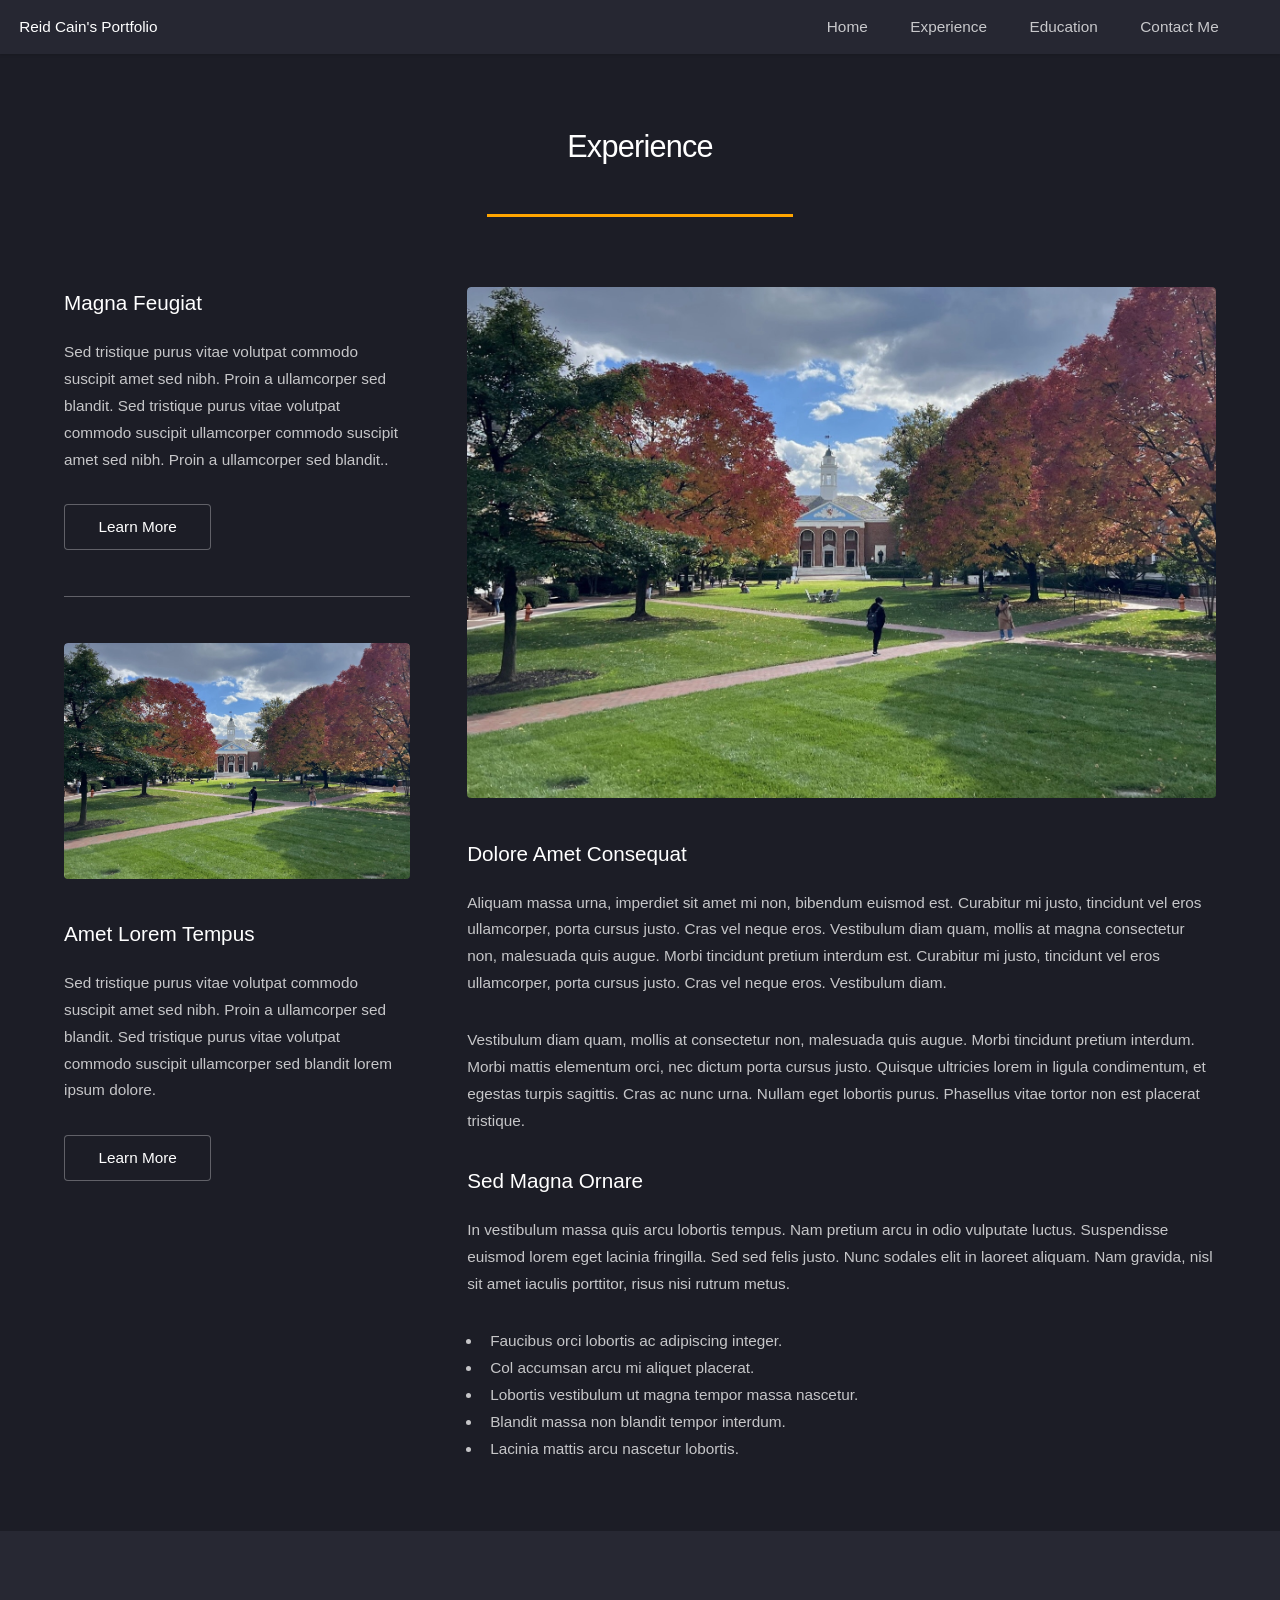
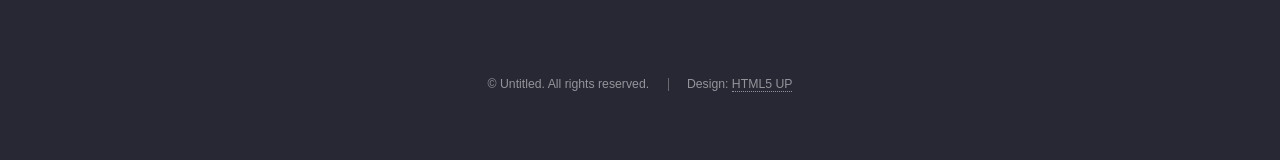
<file: experience.html>
<!DOCTYPE HTML>
<!--
	Landed by HTML5 UP
	html5up.net | @ajlkn
	Free for personal and commercial use under the CCA 3.0 license (html5up.net/license)
-->
<html>
	<head>
		<title>Left Sidebar - Landed by HTML5 UP</title>
		<meta charset="utf-8" />
		<meta name="viewport" content="width=device-width, initial-scale=1, user-scalable=no" />
		<link rel="stylesheet" href="assets/css/main.css" />
		<noscript><link rel="stylesheet" href="assets/css/noscript.css" /></noscript>
	</head>
	<body class="is-preload">
		<div id="page-wrapper">

			<!-- Header -->
				<header id="header">
					<h1 id="logo"><a href="index.html" class="scrolly-link scrolly">Reid Cain's Portfolio</a></h1>
					<nav id="nav">
						<ul>
							<li><a href="index.html" class="scrolly-link scrolly">Home</a></li>
							<li><a href="experience.html" class="scrolly-link scrolly">Experience</a></li>
							<li><a href="education.html" class="scrolly-link scrolly">Education</a></li>
							<li><a href="#Contact" class="scrolly-link scrolly">Contact Me</a></li>
						</ul>
					</nav>
				</header>

			<!-- Main -->
				<div id="main" class="wrapper style1">
					<div class="container">
						<header class="major">
							<h2>Experience</h2>
						</header>
						<div class="row gtr-150">
							<div class="col-4 col-12-medium">

								<!-- Sidebar -->
									<section id="sidebar">
										<section>
											<h3>Magna Feugiat</h3>
											<p>Sed tristique purus vitae volutpat commodo suscipit amet sed nibh. Proin a ullamcorper sed blandit. Sed tristique purus vitae volutpat commodo suscipit ullamcorper commodo suscipit amet sed nibh. Proin a ullamcorper sed blandit..</p>
											<footer>
												<ul class="actions">
													<li><a href="#" class="button">Learn More</a></li>
												</ul>
											</footer>
										</section>
										<hr />
										<section>
											<a href="#" class="image fit"><img src="images/jhu.jpg" alt="" /></a>
											<h3>Amet Lorem Tempus</h3>
											<p>Sed tristique purus vitae volutpat commodo suscipit amet sed nibh. Proin a ullamcorper sed blandit. Sed tristique purus vitae volutpat commodo suscipit ullamcorper sed blandit lorem ipsum dolore.</p>
											<footer>
												<ul class="actions">
													<li><a href="#" class="button">Learn More</a></li>
												</ul>
											</footer>
										</section>
									</section>

							</div>
							<div class="col-8 col-12-medium imp-medium">

								<!-- Content -->
									<section id="content">
										<a href="#" class="image fit"><img src="images/jhu.jpg" alt="" /></a>
										<h3>Dolore Amet Consequat</h3>
										<p>Aliquam massa urna, imperdiet sit amet mi non, bibendum euismod est. Curabitur mi justo, tincidunt vel eros ullamcorper, porta cursus justo. Cras vel neque eros. Vestibulum diam quam, mollis at magna consectetur non, malesuada quis augue. Morbi tincidunt pretium interdum est. Curabitur mi justo, tincidunt vel eros ullamcorper, porta cursus justo. Cras vel neque eros. Vestibulum diam.</p>
										<p>Vestibulum diam quam, mollis at consectetur non, malesuada quis augue. Morbi tincidunt pretium interdum. Morbi mattis elementum orci, nec dictum porta cursus justo. Quisque ultricies lorem in ligula condimentum, et egestas turpis sagittis. Cras ac nunc urna. Nullam eget lobortis purus. Phasellus vitae tortor non est placerat tristique.</p>
										<h3>Sed Magna Ornare</h3>
										<p>In vestibulum massa quis arcu lobortis tempus. Nam pretium arcu in odio vulputate luctus. Suspendisse euismod lorem eget lacinia fringilla. Sed sed felis justo. Nunc sodales elit in laoreet aliquam. Nam gravida, nisl sit amet iaculis porttitor, risus nisi rutrum metus.</p>
										<ul>
											<li>Faucibus orci lobortis ac adipiscing integer.</li>
											<li>Col accumsan arcu mi aliquet placerat.</li>
											<li>Lobortis vestibulum ut magna tempor massa nascetur.</li>
											<li>Blandit massa non blandit tempor interdum.</li>
											<li>Lacinia mattis arcu nascetur lobortis.</li>
										</ul>
									</section>

							</div>
						</div>
					</div>
				</div>

			<!-- Footer -->
				<footer id="footer">
					<ul class="icons">
						<li><a href="#" class="icon brands alt fa-twitter"><span class="label">Twitter</span></a></li>
						<li><a href="#" class="icon brands alt fa-facebook-f"><span class="label">Facebook</span></a></li>
						<li><a href="#" class="icon brands alt fa-linkedin-in"><span class="label">LinkedIn</span></a></li>
						<li><a href="#" class="icon brands alt fa-instagram"><span class="label">Instagram</span></a></li>
						<li><a href="#" class="icon brands alt fa-github"><span class="label">GitHub</span></a></li>
						<li><a href="#" class="icon solid alt fa-envelope"><span class="label">Email</span></a></li>
					</ul>
					<ul class="copyright">
						<li>&copy; Untitled. All rights reserved.</li><li>Design: <a href="http://html5up.net">HTML5 UP</a></li>
					</ul>
				</footer>

		</div>

		<!-- Scripts -->
			<script src="assets/js/jquery.min.js"></script>
			<script src="assets/js/jquery.scrolly.min.js"></script>
			<script src="assets/js/jquery.dropotron.min.js"></script>
			<script src="assets/js/jquery.scrollex.min.js"></script>
			<script src="assets/js/browser.min.js"></script>
			<script src="assets/js/breakpoints.min.js"></script>
			<script src="assets/js/util.js"></script>
			<script src="assets/js/main.js"></script>

	</body>
</html>
</file>
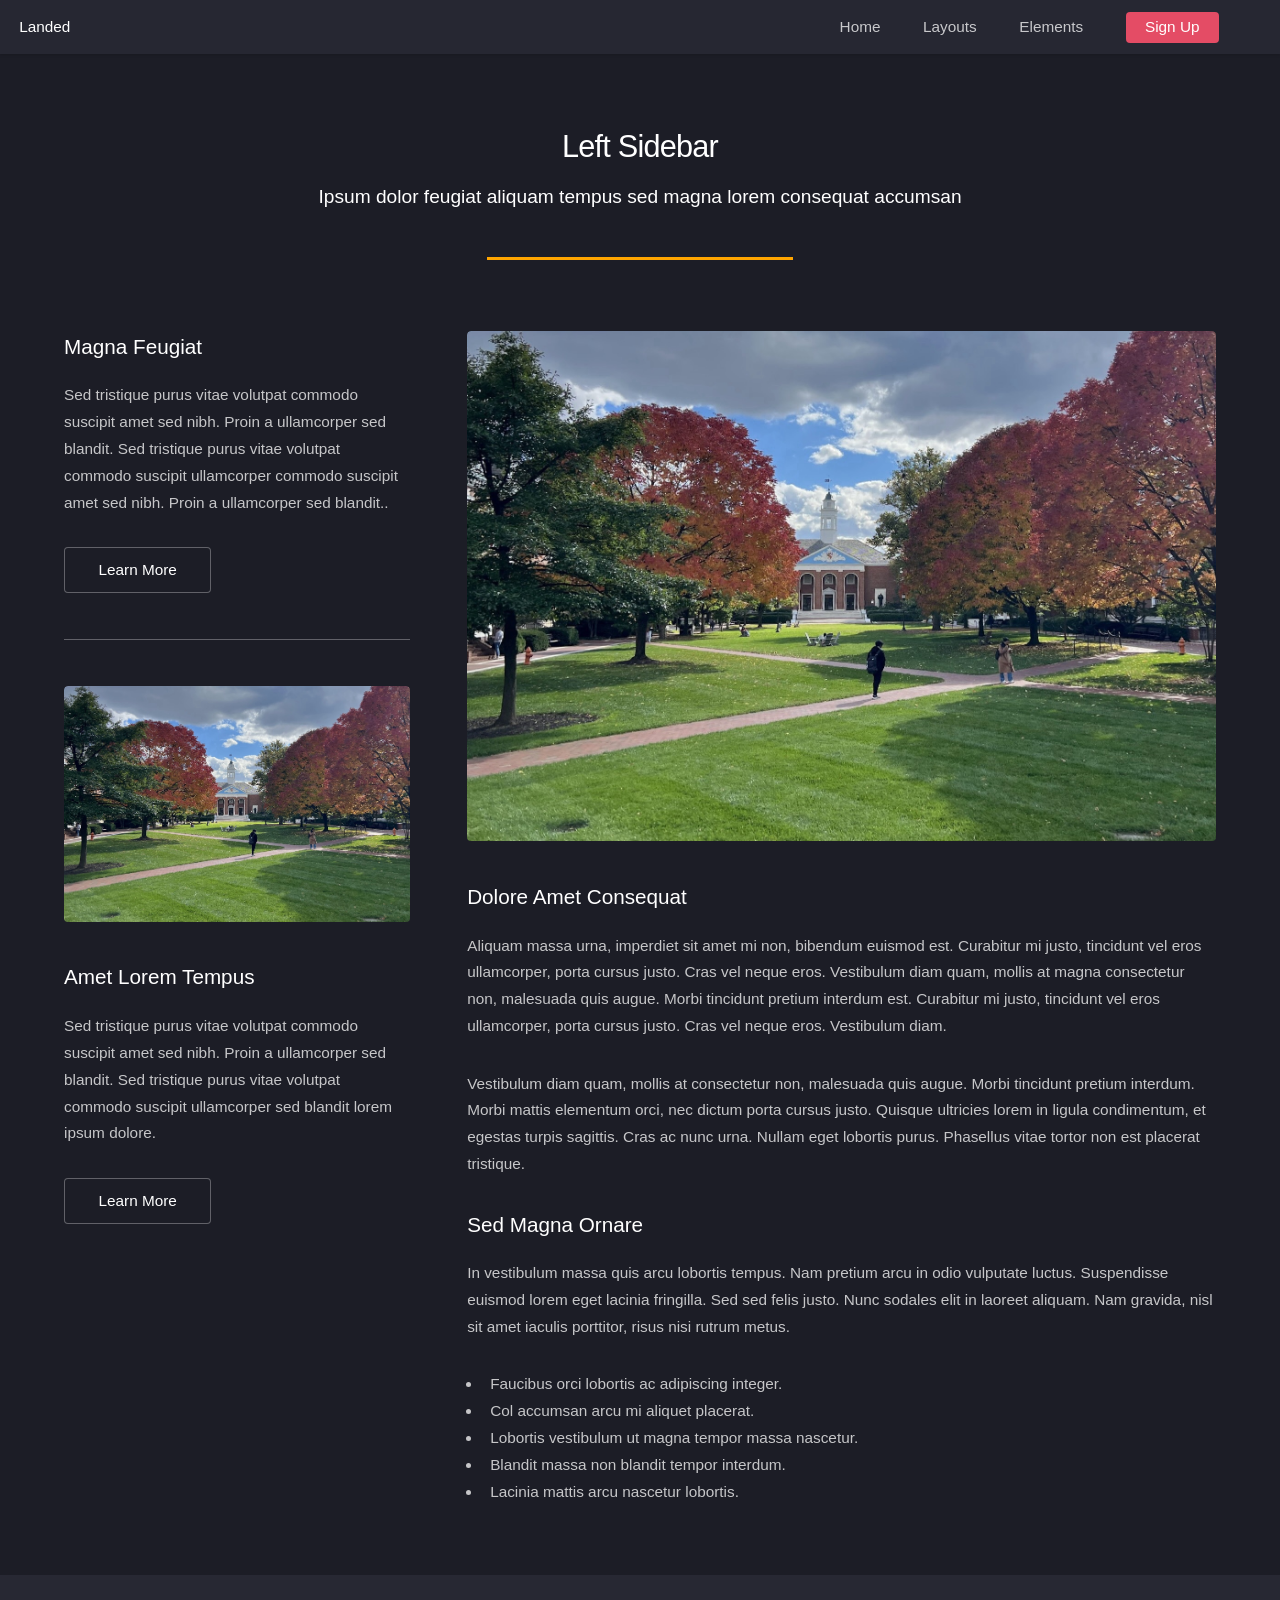
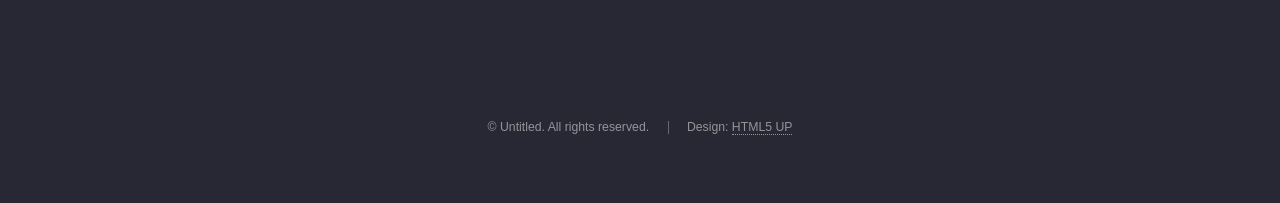
<file: left-sidebar.html>
<!DOCTYPE HTML>
<!--
	Landed by HTML5 UP
	html5up.net | @ajlkn
	Free for personal and commercial use under the CCA 3.0 license (html5up.net/license)
-->
<html>
	<head>
		<title>Left Sidebar - Landed by HTML5 UP</title>
		<meta charset="utf-8" />
		<meta name="viewport" content="width=device-width, initial-scale=1, user-scalable=no" />
		<link rel="stylesheet" href="assets/css/main.css" />
		<noscript><link rel="stylesheet" href="assets/css/noscript.css" /></noscript>
	</head>
	<body class="is-preload">
		<div id="page-wrapper">

			<!-- Header -->
				<header id="header">
					<h1 id="logo"><a href="index.html">Landed</a></h1>
					<nav id="nav">
						<ul>
							<li><a href="index.html">Home</a></li>
							<li>
								<a href="#">Layouts</a>
								<ul>
									<li><a href="left-sidebar.html">Left Sidebar</a></li>
									<li><a href="right-sidebar.html">Right Sidebar</a></li>
									<li><a href="no-sidebar.html">No Sidebar</a></li>
									<li>
										<a href="#">Submenu</a>
										<ul>
											<li><a href="#">Option 1</a></li>
											<li><a href="#">Option 2</a></li>
											<li><a href="#">Option 3</a></li>
											<li><a href="#">Option 4</a></li>
										</ul>
									</li>
								</ul>
							</li>
							<li><a href="elements.html">Elements</a></li>
							<li><a href="#" class="button primary">Sign Up</a></li>
						</ul>
					</nav>
				</header>

			<!-- Main -->
				<div id="main" class="wrapper style1">
					<div class="container">
						<header class="major">
							<h2>Left Sidebar</h2>
							<p>Ipsum dolor feugiat aliquam tempus sed magna lorem consequat accumsan</p>
						</header>
						<div class="row gtr-150">
							<div class="col-4 col-12-medium">

								<!-- Sidebar -->
									<section id="sidebar">
										<section>
											<h3>Magna Feugiat</h3>
											<p>Sed tristique purus vitae volutpat commodo suscipit amet sed nibh. Proin a ullamcorper sed blandit. Sed tristique purus vitae volutpat commodo suscipit ullamcorper commodo suscipit amet sed nibh. Proin a ullamcorper sed blandit..</p>
											<footer>
												<ul class="actions">
													<li><a href="#" class="button">Learn More</a></li>
												</ul>
											</footer>
										</section>
										<hr />
										<section>
											<a href="#" class="image fit"><img src="images/jhu.jpg" alt="" /></a>
											<h3>Amet Lorem Tempus</h3>
											<p>Sed tristique purus vitae volutpat commodo suscipit amet sed nibh. Proin a ullamcorper sed blandit. Sed tristique purus vitae volutpat commodo suscipit ullamcorper sed blandit lorem ipsum dolore.</p>
											<footer>
												<ul class="actions">
													<li><a href="#" class="button">Learn More</a></li>
												</ul>
											</footer>
										</section>
									</section>

							</div>
							<div class="col-8 col-12-medium imp-medium">

								<!-- Content -->
									<section id="content">
										<a href="#" class="image fit"><img src="images/jhu.jpg" alt="" /></a>
										<h3>Dolore Amet Consequat</h3>
										<p>Aliquam massa urna, imperdiet sit amet mi non, bibendum euismod est. Curabitur mi justo, tincidunt vel eros ullamcorper, porta cursus justo. Cras vel neque eros. Vestibulum diam quam, mollis at magna consectetur non, malesuada quis augue. Morbi tincidunt pretium interdum est. Curabitur mi justo, tincidunt vel eros ullamcorper, porta cursus justo. Cras vel neque eros. Vestibulum diam.</p>
										<p>Vestibulum diam quam, mollis at consectetur non, malesuada quis augue. Morbi tincidunt pretium interdum. Morbi mattis elementum orci, nec dictum porta cursus justo. Quisque ultricies lorem in ligula condimentum, et egestas turpis sagittis. Cras ac nunc urna. Nullam eget lobortis purus. Phasellus vitae tortor non est placerat tristique.</p>
										<h3>Sed Magna Ornare</h3>
										<p>In vestibulum massa quis arcu lobortis tempus. Nam pretium arcu in odio vulputate luctus. Suspendisse euismod lorem eget lacinia fringilla. Sed sed felis justo. Nunc sodales elit in laoreet aliquam. Nam gravida, nisl sit amet iaculis porttitor, risus nisi rutrum metus.</p>
										<ul>
											<li>Faucibus orci lobortis ac adipiscing integer.</li>
											<li>Col accumsan arcu mi aliquet placerat.</li>
											<li>Lobortis vestibulum ut magna tempor massa nascetur.</li>
											<li>Blandit massa non blandit tempor interdum.</li>
											<li>Lacinia mattis arcu nascetur lobortis.</li>
										</ul>
									</section>

							</div>
						</div>
					</div>
				</div>

			<!-- Footer -->
				<footer id="footer">
					<ul class="icons">
						<li><a href="#" class="icon brands alt fa-twitter"><span class="label">Twitter</span></a></li>
						<li><a href="#" class="icon brands alt fa-facebook-f"><span class="label">Facebook</span></a></li>
						<li><a href="#" class="icon brands alt fa-linkedin-in"><span class="label">LinkedIn</span></a></li>
						<li><a href="#" class="icon brands alt fa-instagram"><span class="label">Instagram</span></a></li>
						<li><a href="#" class="icon brands alt fa-github"><span class="label">GitHub</span></a></li>
						<li><a href="#" class="icon solid alt fa-envelope"><span class="label">Email</span></a></li>
					</ul>
					<ul class="copyright">
						<li>&copy; Untitled. All rights reserved.</li><li>Design: <a href="http://html5up.net">HTML5 UP</a></li>
					</ul>
				</footer>

		</div>

		<!-- Scripts -->
			<script src="assets/js/jquery.min.js"></script>
			<script src="assets/js/jquery.scrolly.min.js"></script>
			<script src="assets/js/jquery.dropotron.min.js"></script>
			<script src="assets/js/jquery.scrollex.min.js"></script>
			<script src="assets/js/browser.min.js"></script>
			<script src="assets/js/breakpoints.min.js"></script>
			<script src="assets/js/util.js"></script>
			<script src="assets/js/main.js"></script>

	</body>
</html>
</file>
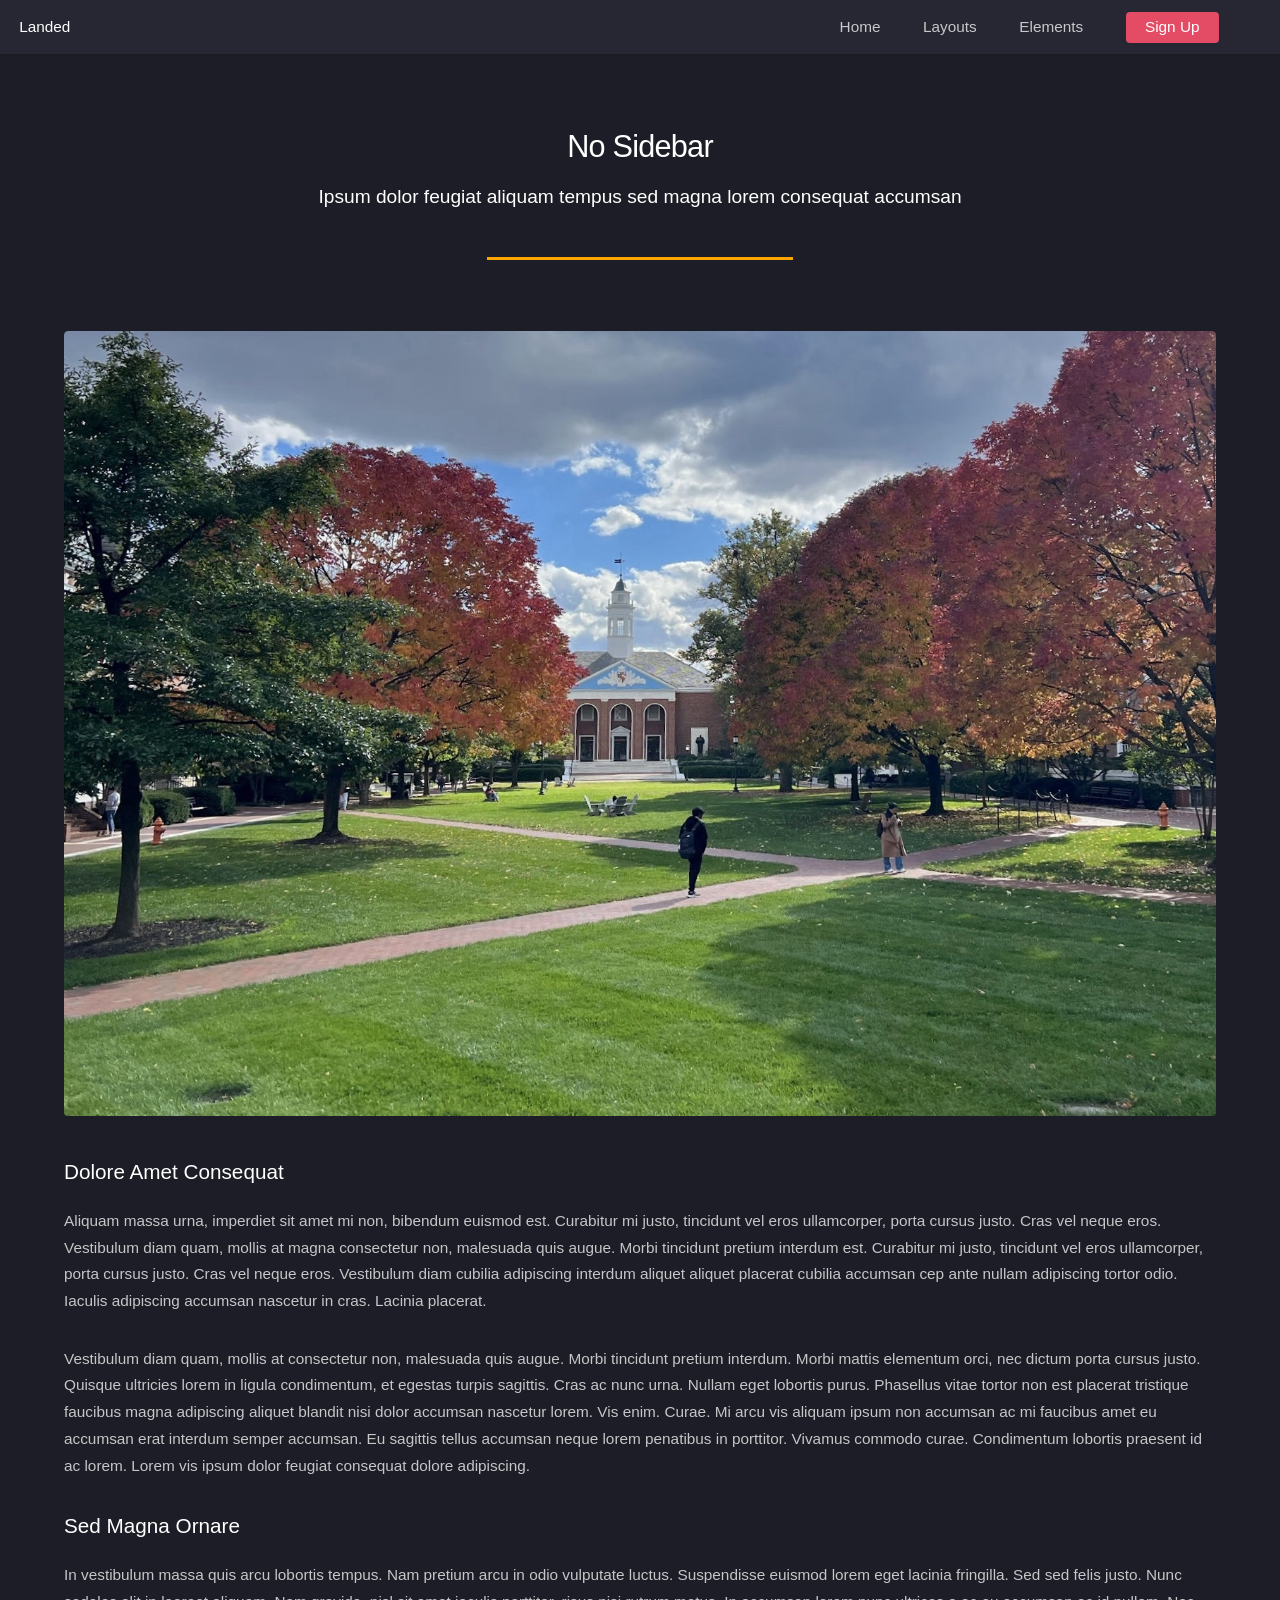
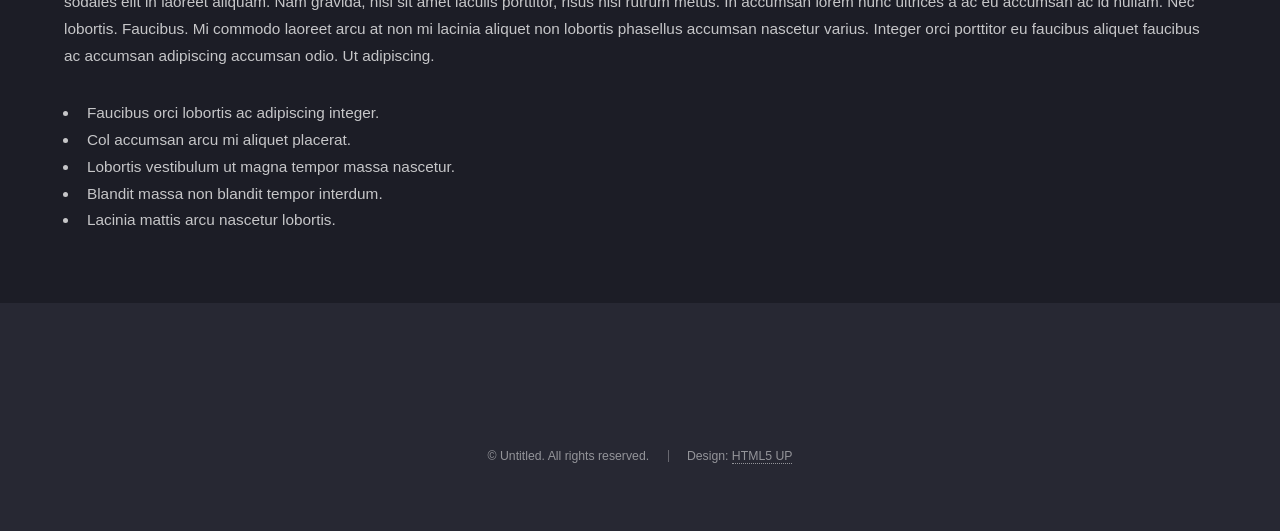
<file: no-sidebar.html>
<!DOCTYPE HTML>
<!--
	Landed by HTML5 UP
	html5up.net | @ajlkn
	Free for personal and commercial use under the CCA 3.0 license (html5up.net/license)
-->
<html>
	<head>
		<title>No Sidebar - Landed by HTML5 UP</title>
		<meta charset="utf-8" />
		<meta name="viewport" content="width=device-width, initial-scale=1, user-scalable=no" />
		<link rel="stylesheet" href="assets/css/main.css" />
		<noscript><link rel="stylesheet" href="assets/css/noscript.css" /></noscript>
	</head>
	<body class="is-preload">
		<div id="page-wrapper">

			<!-- Header -->
				<header id="header">
					<h1 id="logo"><a href="index.html">Landed</a></h1>
					<nav id="nav">
						<ul>
							<li><a href="index.html">Home</a></li>
							<li>
								<a href="#">Layouts</a>
								<ul>
									<li><a href="left-sidebar.html">Left Sidebar</a></li>
									<li><a href="right-sidebar.html">Right Sidebar</a></li>
									<li><a href="no-sidebar.html">No Sidebar</a></li>
									<li>
										<a href="#">Submenu</a>
										<ul>
											<li><a href="#">Option 1</a></li>
											<li><a href="#">Option 2</a></li>
											<li><a href="#">Option 3</a></li>
											<li><a href="#">Option 4</a></li>
										</ul>
									</li>
								</ul>
							</li>
							<li><a href="elements.html">Elements</a></li>
							<li><a href="#" class="button primary">Sign Up</a></li>
						</ul>
					</nav>
				</header>

			<!-- Main -->
				<div id="main" class="wrapper style1">
					<div class="container">
						<header class="major">
							<h2>No Sidebar</h2>
							<p>Ipsum dolor feugiat aliquam tempus sed magna lorem consequat accumsan</p>
						</header>

						<!-- Content -->
							<section id="content">
								<a href="#" class="image fit"><img src="images/jhu.jpg" alt="" /></a>
								<h3>Dolore Amet Consequat</h3>
								<p>Aliquam massa urna, imperdiet sit amet mi non, bibendum euismod est. Curabitur mi justo, tincidunt vel eros ullamcorper, porta cursus justo. Cras vel neque eros. Vestibulum diam quam, mollis at magna consectetur non, malesuada quis augue. Morbi tincidunt pretium interdum est. Curabitur mi justo, tincidunt vel eros ullamcorper, porta cursus justo. Cras vel neque eros. Vestibulum diam cubilia adipiscing interdum aliquet aliquet placerat cubilia accumsan cep ante nullam adipiscing tortor odio. Iaculis adipiscing accumsan nascetur in cras. Lacinia placerat.</p>
								<p>Vestibulum diam quam, mollis at consectetur non, malesuada quis augue. Morbi tincidunt pretium interdum. Morbi mattis elementum orci, nec dictum porta cursus justo. Quisque ultricies lorem in ligula condimentum, et egestas turpis sagittis. Cras ac nunc urna. Nullam eget lobortis purus. Phasellus vitae tortor non est placerat tristique faucibus magna adipiscing aliquet blandit nisi dolor accumsan nascetur lorem. Vis enim. Curae. Mi arcu vis aliquam ipsum non accumsan ac mi faucibus amet eu accumsan erat interdum semper accumsan. Eu sagittis tellus accumsan neque lorem penatibus in porttitor. Vivamus commodo curae. Condimentum lobortis praesent id ac lorem. Lorem vis ipsum dolor feugiat consequat dolore adipiscing.</p>
								<h3>Sed Magna Ornare</h3>
								<p>In vestibulum massa quis arcu lobortis tempus. Nam pretium arcu in odio vulputate luctus. Suspendisse euismod lorem eget lacinia fringilla. Sed sed felis justo. Nunc sodales elit in laoreet aliquam. Nam gravida, nisl sit amet iaculis porttitor, risus nisi rutrum metus. In accumsan lorem nunc ultrices a ac eu accumsan ac id nullam. Nec lobortis. Faucibus. Mi commodo laoreet arcu at non mi lacinia aliquet non lobortis phasellus accumsan nascetur varius. Integer orci porttitor eu faucibus aliquet faucibus ac accumsan adipiscing accumsan odio. Ut adipiscing.</p>
								<ul>
									<li>Faucibus orci lobortis ac adipiscing integer.</li>
									<li>Col accumsan arcu mi aliquet placerat.</li>
									<li>Lobortis vestibulum ut magna tempor massa nascetur.</li>
									<li>Blandit massa non blandit tempor interdum.</li>
									<li>Lacinia mattis arcu nascetur lobortis.</li>
								</ul>
							</section>

					</div>
				</div>

			<!-- Footer -->
				<footer id="footer">
					<ul class="icons">
						<li><a href="#" class="icon brands alt fa-twitter"><span class="label">Twitter</span></a></li>
						<li><a href="#" class="icon brands alt fa-facebook-f"><span class="label">Facebook</span></a></li>
						<li><a href="#" class="icon brands alt fa-linkedin-in"><span class="label">LinkedIn</span></a></li>
						<li><a href="#" class="icon brands alt fa-instagram"><span class="label">Instagram</span></a></li>
						<li><a href="#" class="icon brands alt fa-github"><span class="label">GitHub</span></a></li>
						<li><a href="#" class="icon solid alt fa-envelope"><span class="label">Email</span></a></li>
					</ul>
					<ul class="copyright">
						<li>&copy; Untitled. All rights reserved.</li><li>Design: <a href="http://html5up.net">HTML5 UP</a></li>
					</ul>
				</footer>

		</div>

		<!-- Scripts -->
			<script src="assets/js/jquery.min.js"></script>
			<script src="assets/js/jquery.scrolly.min.js"></script>
			<script src="assets/js/jquery.dropotron.min.js"></script>
			<script src="assets/js/jquery.scrollex.min.js"></script>
			<script src="assets/js/browser.min.js"></script>
			<script src="assets/js/breakpoints.min.js"></script>
			<script src="assets/js/util.js"></script>
			<script src="assets/js/main.js"></script>

	</body>
</html>
</file>
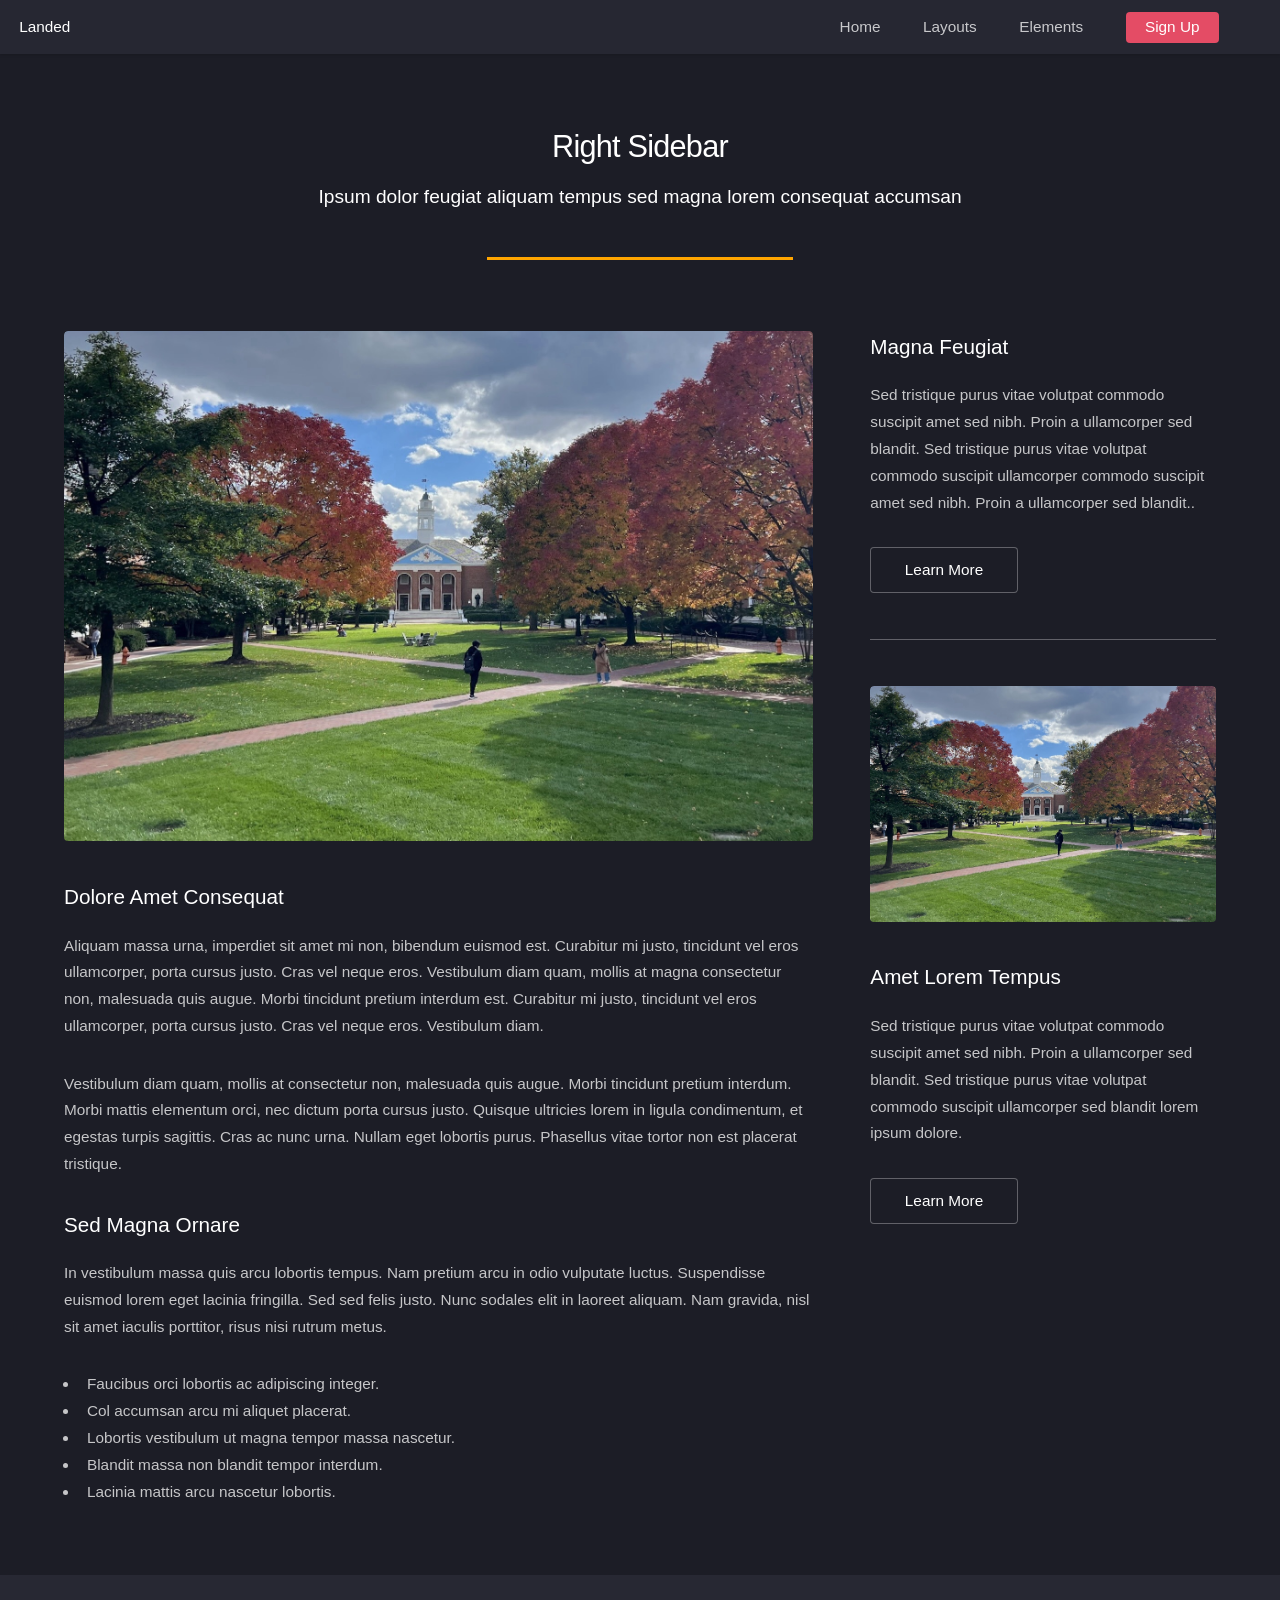
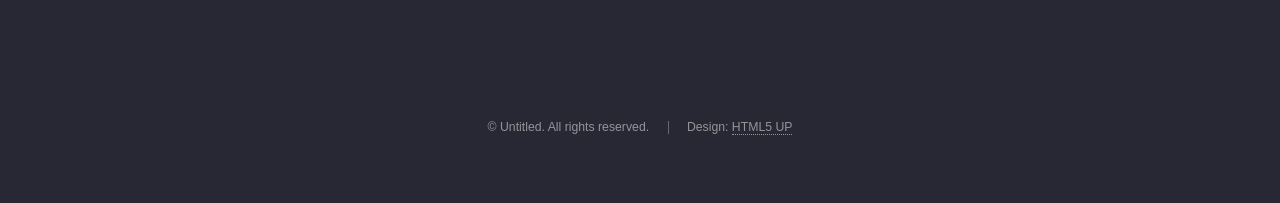
<file: right-sidebar.html>
<!DOCTYPE HTML>
<!--
	Landed by HTML5 UP
	html5up.net | @ajlkn
	Free for personal and commercial use under the CCA 3.0 license (html5up.net/license)
-->
<html>
	<head>
		<title>Right Sidebar - Landed by HTML5 UP</title>
		<meta charset="utf-8" />
		<meta name="viewport" content="width=device-width, initial-scale=1, user-scalable=no" />
		<link rel="stylesheet" href="assets/css/main.css" />
		<noscript><link rel="stylesheet" href="assets/css/noscript.css" /></noscript>
	</head>
	<body class="is-preload">
		<div id="page-wrapper">

			<!-- Header -->
				<header id="header">
					<h1 id="logo"><a href="index.html">Landed</a></h1>
					<nav id="nav">
						<ul>
							<li><a href="index.html">Home</a></li>
							<li>
								<a href="#">Layouts</a>
								<ul>
									<li><a href="left-sidebar.html">Left Sidebar</a></li>
									<li><a href="right-sidebar.html">Right Sidebar</a></li>
									<li><a href="no-sidebar.html">No Sidebar</a></li>
									<li>
										<a href="#">Submenu</a>
										<ul>
											<li><a href="#">Option 1</a></li>
											<li><a href="#">Option 2</a></li>
											<li><a href="#">Option 3</a></li>
											<li><a href="#">Option 4</a></li>
										</ul>
									</li>
								</ul>
							</li>
							<li><a href="elements.html">Elements</a></li>
							<li><a href="#" class="button primary">Sign Up</a></li>
						</ul>
					</nav>
				</header>

			<!-- Main -->
				<div id="main" class="wrapper style1">
					<div class="container">
						<header class="major">
							<h2>Right Sidebar</h2>
							<p>Ipsum dolor feugiat aliquam tempus sed magna lorem consequat accumsan</p>
						</header>
						<div class="row gtr-150">
							<div class="col-8 col-12-medium">

								<!-- Content -->
									<section id="content">
										<a href="#" class="image fit"><img src="images/jhu.jpg" alt="" /></a>
										<h3>Dolore Amet Consequat</h3>
										<p>Aliquam massa urna, imperdiet sit amet mi non, bibendum euismod est. Curabitur mi justo, tincidunt vel eros ullamcorper, porta cursus justo. Cras vel neque eros. Vestibulum diam quam, mollis at magna consectetur non, malesuada quis augue. Morbi tincidunt pretium interdum est. Curabitur mi justo, tincidunt vel eros ullamcorper, porta cursus justo. Cras vel neque eros. Vestibulum diam.</p>
										<p>Vestibulum diam quam, mollis at consectetur non, malesuada quis augue. Morbi tincidunt pretium interdum. Morbi mattis elementum orci, nec dictum porta cursus justo. Quisque ultricies lorem in ligula condimentum, et egestas turpis sagittis. Cras ac nunc urna. Nullam eget lobortis purus. Phasellus vitae tortor non est placerat tristique.</p>
										<h3>Sed Magna Ornare</h3>
										<p>In vestibulum massa quis arcu lobortis tempus. Nam pretium arcu in odio vulputate luctus. Suspendisse euismod lorem eget lacinia fringilla. Sed sed felis justo. Nunc sodales elit in laoreet aliquam. Nam gravida, nisl sit amet iaculis porttitor, risus nisi rutrum metus.</p>
										<ul>
											<li>Faucibus orci lobortis ac adipiscing integer.</li>
											<li>Col accumsan arcu mi aliquet placerat.</li>
											<li>Lobortis vestibulum ut magna tempor massa nascetur.</li>
											<li>Blandit massa non blandit tempor interdum.</li>
											<li>Lacinia mattis arcu nascetur lobortis.</li>
										</ul>
									</section>

							</div>
							<div class="col-4 col-12-medium">

								<!-- Sidebar -->
									<section id="sidebar">
										<section>
											<h3>Magna Feugiat</h3>
											<p>Sed tristique purus vitae volutpat commodo suscipit amet sed nibh. Proin a ullamcorper sed blandit. Sed tristique purus vitae volutpat commodo suscipit ullamcorper commodo suscipit amet sed nibh. Proin a ullamcorper sed blandit..</p>
											<footer>
												<ul class="actions">
													<li><a href="#" class="button">Learn More</a></li>
												</ul>
											</footer>
										</section>
										<hr />
										<section>
											<a href="#" class="image fit"><img src="images/jhu.jpg" alt="" /></a>
											<h3>Amet Lorem Tempus</h3>
											<p>Sed tristique purus vitae volutpat commodo suscipit amet sed nibh. Proin a ullamcorper sed blandit. Sed tristique purus vitae volutpat commodo suscipit ullamcorper sed blandit lorem ipsum dolore.</p>
											<footer>
												<ul class="actions">
													<li><a href="#" class="button">Learn More</a></li>
												</ul>
											</footer>
										</section>
									</section>

							</div>
						</div>
					</div>
				</div>

			<!-- Footer -->
				<footer id="footer">
					<ul class="icons">
						<li><a href="#" class="icon brands alt fa-twitter"><span class="label">Twitter</span></a></li>
						<li><a href="#" class="icon brands alt fa-facebook-f"><span class="label">Facebook</span></a></li>
						<li><a href="#" class="icon brands alt fa-linkedin-in"><span class="label">LinkedIn</span></a></li>
						<li><a href="#" class="icon brands alt fa-instagram"><span class="label">Instagram</span></a></li>
						<li><a href="#" class="icon brands alt fa-github"><span class="label">GitHub</span></a></li>
						<li><a href="#" class="icon solid alt fa-envelope"><span class="label">Email</span></a></li>
					</ul>
					<ul class="copyright">
						<li>&copy; Untitled. All rights reserved.</li><li>Design: <a href="http://html5up.net">HTML5 UP</a></li>
					</ul>
				</footer>

		</div>

		<!-- Scripts -->
			<script src="assets/js/jquery.min.js"></script>
			<script src="assets/js/jquery.scrolly.min.js"></script>
			<script src="assets/js/jquery.dropotron.min.js"></script>
			<script src="assets/js/jquery.scrollex.min.js"></script>
			<script src="assets/js/browser.min.js"></script>
			<script src="assets/js/breakpoints.min.js"></script>
			<script src="assets/js/util.js"></script>
			<script src="assets/js/main.js"></script>

	</body>
</html>
</file>
<file: assets/css/main.css>
/* Tighter layout for contact icons */
.icon-row-tight {
	display: flex;
	justify-content: center;
	align-items: center;
	gap: 5rem;
}
.icon-row-tight section {
	margin: 0;
	padding: 0;
}
@import url("fontawesome-all.min.css");
@import url("https://fonts.googleapis.com/css?family=Roboto:100,300,100italic,300italic");

/*
	Landed by HTML5 UP
	html5up.net | @ajlkn
	Free for personal and commercial use under the CCA 3.0 license (html5up.net/license)
*/

html, body, div, span, applet, object,
iframe, h1, h2, h3, h4, h5, h6, p, blockquote,
pre, a, abbr, acronym, address, big, cite,
code, del, dfn, em, img, ins, kbd, q, s, samp,
small, strike, strong, sub, sup, tt, var, b,
u, i, center, dl, dt, dd, ol, ul, li, fieldset,
form, label, legend, table, caption, tbody,
tfoot, thead, tr, th, td, article, aside,
canvas, details, embed, figure, figcaption,
footer, header, hgroup, menu, nav, output, ruby,
section, summary, time, mark, audio, video {
	margin: 0;
	padding: 0;
	border: 0;
	font-size: 100%;
	font: inherit;
	vertical-align: baseline;}

article, aside, details, figcaption, figure,
footer, header, hgroup, menu, nav, section {
	display: block;}

body {
	line-height: 1;
}

ol, ul {
	list-style: none;
}

blockquote, q {
	quotes: none;
}

	blockquote:before, blockquote:after, q:before, q:after {
		content: '';
		content: none;
	}

table {
	border-collapse: collapse;
	border-spacing: 0;
}

body {
	-webkit-text-size-adjust: none;
}

mark {
	background-color: transparent;
	color: inherit;
}

input::-moz-focus-inner {
	border: 0;
	padding: 0;
}

input, select, textarea {
	-moz-appearance: none;
	-webkit-appearance: none;
	-ms-appearance: none;
	appearance: none;
}

/* Basic */

	html {
		box-sizing: border-box;
	}

	*, *:before, *:after {
		box-sizing: inherit;
	}

	html, body {
		background: #1c1d26;
	}

	body.is-preload *, body.is-preload *:before, body.is-preload *:after {
		-moz-animation: none !important;
		-webkit-animation: none !important;
		-ms-animation: none !important;
		animation: none !important;
		-moz-transition: none !important;
		-webkit-transition: none !important;
		-ms-transition: none !important;
		transition: none !important;
	}

	body, input, select, textarea {
		color: rgba(255, 255, 255, 0.75);
		font-family: "Roboto", Helvetica, sans-serif;
		font-size: 15pt;
		font-weight: 100;
		line-height: 1.75em;
	}

	a {
		-moz-transition: border-color 0.2s ease-in-out, color 0.2s ease-in-out;
		-webkit-transition: border-color 0.2s ease-in-out, color 0.2s ease-in-out;
		-ms-transition: border-color 0.2s ease-in-out, color 0.2s ease-in-out;
		transition: border-color 0.2s ease-in-out, color 0.2s ease-in-out;
		border-bottom: dotted 1px;
		color: #e44c65;
		text-decoration: none;
	}

		a:hover {
			color: #e44c65 !important;
			border-bottom-color: transparent;
		}

	strong, b {
		color: #ffffff;
		font-weight: 300;
	}

	em, i {
		font-style: italic;
	}

	p {
		margin: 0 0 2em 0;
	}

	h1, h2, h3, h4, h5, h6 {
		color: #ffffff;
		font-weight: 300;
		line-height: 1em;
		margin: 0 0 1em 0;
	}

		h1 a, h2 a, h3 a, h4 a, h5 a, h6 a {
			color: inherit;
			border: 0;
		}

	h2 {
		font-size: 2em;
		line-height: 1.5em;
		letter-spacing: -0.025em;
	}

	h3 {
		font-size: 1.35em;
		line-height: 1.5em;
	}

	h4 {
		font-size: 1.1em;
		line-height: 1.5em;
	}

	h5 {
		font-size: 0.9em;
		line-height: 1.5em;
	}

	h6 {
		font-size: 0.7em;
		line-height: 1.5em;
	}

	sub {
		font-size: 0.8em;
		position: relative;
		top: 0.5em;
	}

	sup {
		font-size: 0.8em;
		position: relative;
		top: -0.5em;
	}

	hr {
		border: 0;
		border-bottom: solid 1px rgba(255, 255, 255, 0.3);
		margin: 3em 0;
	}

		hr.major {
			margin: 4em 0;
		}

	blockquote {
		border-left: solid 4px rgba(255, 255, 255, 0.3);
		font-style: italic;
		margin: 0 0 2em 0;
		padding: 0.5em 0 0.5em 2em;
	}

	code {
		background: rgba(255, 255, 255, 0.075);
		border-radius: 4px;
		font-family: "Courier New", monospace;
		font-size: 0.9em;
		margin: 0 0.25em;
		padding: 0.25em 0.65em;
	}

	pre {
		-webkit-overflow-scrolling: touch;
		font-family: "Courier New", monospace;
		font-size: 0.9em;
		margin: 0 0 2em 0;
	}

		pre code {
			display: block;
			line-height: 1.75em;
			padding: 1em 1.5em;
			overflow-x: auto;
		}

	.align-left {
		text-align: left;
	}

	.align-center {
		text-align: center;
	}

	.align-right {
		text-align: right;
	}

/* Loader */

	@-moz-keyframes spinner-show {
		0% {
			opacity: 0;
		}

		100% {
			opacity: 1;
		}
	}

	@-webkit-keyframes spinner-show {
		0% {
			opacity: 0;
		}

		100% {
			opacity: 1;
		}
	}

	@-ms-keyframes spinner-show {
		0% {
			opacity: 0;
		}

		100% {
			opacity: 1;
		}
	}

	@keyframes spinner-show {
		0% {
			opacity: 0;
		}

		100% {
			opacity: 1;
		}
	}

	@-moz-keyframes spinner-hide {
		0% {
			color: rgba(255, 255, 255, 0.15);
			z-index: 100001;
			-moz-transform: scale(1) rotate(0deg);
			-webkit-transform: scale(1) rotate(0deg);
			-ms-transform: scale(1) rotate(0deg);
			transform: scale(1) rotate(0deg);
		}

		99% {
			color: #1c1d26;
			z-index: 100001;
			-moz-transform: scale(0.5) rotate(360deg);
			-webkit-transform: scale(0.5) rotate(360deg);
			-ms-transform: scale(0.5) rotate(360deg);
			transform: scale(0.5) rotate(360deg);
		}

		100% {
			color: #1c1d26;
			z-index: -1;
			-moz-transform: scale(0.5) rotate(360deg);
			-webkit-transform: scale(0.5) rotate(360deg);
			-ms-transform: scale(0.5) rotate(360deg);
			transform: scale(0.5) rotate(360deg);
		}
	}

	@-webkit-keyframes spinner-hide {
		0% {
			color: rgba(255, 255, 255, 0.15);
			z-index: 100001;
			-moz-transform: scale(1) rotate(0deg);
			-webkit-transform: scale(1) rotate(0deg);
			-ms-transform: scale(1) rotate(0deg);
			transform: scale(1) rotate(0deg);
		}

		99% {
			color: #1c1d26;
			z-index: 100001;
			-moz-transform: scale(0.5) rotate(360deg);
			-webkit-transform: scale(0.5) rotate(360deg);
			-ms-transform: scale(0.5) rotate(360deg);
			transform: scale(0.5) rotate(360deg);
		}

		100% {
			color: #1c1d26;
			z-index: -1;
			-moz-transform: scale(0.5) rotate(360deg);
			-webkit-transform: scale(0.5) rotate(360deg);
			-ms-transform: scale(0.5) rotate(360deg);
			transform: scale(0.5) rotate(360deg);
		}
	}

	@-ms-keyframes spinner-hide {
		0% {
			color: rgba(255, 255, 255, 0.15);
			z-index: 100001;
			-moz-transform: scale(1) rotate(0deg);
			-webkit-transform: scale(1) rotate(0deg);
			-ms-transform: scale(1) rotate(0deg);
			transform: scale(1) rotate(0deg);
		}

		99% {
			color: #1c1d26;
			z-index: 100001;
			-moz-transform: scale(0.5) rotate(360deg);
			-webkit-transform: scale(0.5) rotate(360deg);
			-ms-transform: scale(0.5) rotate(360deg);
			transform: scale(0.5) rotate(360deg);
		}

		100% {
			color: #1c1d26;
			z-index: -1;
			-moz-transform: scale(0.5) rotate(360deg);
			-webkit-transform: scale(0.5) rotate(360deg);
			-ms-transform: scale(0.5) rotate(360deg);
			transform: scale(0.5) rotate(360deg);
		}
	}

	@keyframes spinner-hide {
		0% {
			color: rgba(255, 255, 255, 0.15);
			z-index: 100001;
			-moz-transform: scale(1) rotate(0deg);
			-webkit-transform: scale(1) rotate(0deg);
			-ms-transform: scale(1) rotate(0deg);
			transform: scale(1) rotate(0deg);
		}

		99% {
			color: #1c1d26;
			z-index: 100001;
			-moz-transform: scale(0.5) rotate(360deg);
			-webkit-transform: scale(0.5) rotate(360deg);
			-ms-transform: scale(0.5) rotate(360deg);
			transform: scale(0.5) rotate(360deg);
		}

		100% {
			color: #1c1d26;
			z-index: -1;
			-moz-transform: scale(0.5) rotate(360deg);
			-webkit-transform: scale(0.5) rotate(360deg);
			-ms-transform: scale(0.5) rotate(360deg);
			transform: scale(0.5) rotate(360deg);
		}
	}

	@-moz-keyframes spinner-rotate {
		0% {
			-moz-transform: scale(1) rotate(0deg);
			-webkit-transform: scale(1) rotate(0deg);
			-ms-transform: scale(1) rotate(0deg);
			transform: scale(1) rotate(0deg);
		}

		100% {
			-moz-transform: scale(1) rotate(360deg);
			-webkit-transform: scale(1) rotate(360deg);
			-ms-transform: scale(1) rotate(360deg);
			transform: scale(1) rotate(360deg);
		}
	}

	@-webkit-keyframes spinner-rotate {
		0% {
			-moz-transform: scale(1) rotate(0deg);
			-webkit-transform: scale(1) rotate(0deg);
			-ms-transform: scale(1) rotate(0deg);
			transform: scale(1) rotate(0deg);
		}

		100% {
			-moz-transform: scale(1) rotate(360deg);
			-webkit-transform: scale(1) rotate(360deg);
			-ms-transform: scale(1) rotate(360deg);
			transform: scale(1) rotate(360deg);
		}
	}

	@-ms-keyframes spinner-rotate {
		0% {
			-moz-transform: scale(1) rotate(0deg);
			-webkit-transform: scale(1) rotate(0deg);
			-ms-transform: scale(1) rotate(0deg);
			transform: scale(1) rotate(0deg);
		}

		100% {
			-moz-transform: scale(1) rotate(360deg);
			-webkit-transform: scale(1) rotate(360deg);
			-ms-transform: scale(1) rotate(360deg);
			transform: scale(1) rotate(360deg);
		}
	}

	@keyframes spinner-rotate {
		0% {
			-moz-transform: scale(1) rotate(0deg);
			-webkit-transform: scale(1) rotate(0deg);
			-ms-transform: scale(1) rotate(0deg);
			transform: scale(1) rotate(0deg);
		}

		100% {
			-moz-transform: scale(1) rotate(360deg);
			-webkit-transform: scale(1) rotate(360deg);
			-ms-transform: scale(1) rotate(360deg);
			transform: scale(1) rotate(360deg);
		}
	}

	@-moz-keyframes overlay-hide {
		0% {
			opacity: 1;
			z-index: 100000;
		}

		15% {
			opacity: 1;
			z-index: 100000;
		}

		99% {
			opacity: 0;
			z-index: 100000;
		}

		100% {
			opacity: 0;
			z-index: -1;
		}
	}

	@-webkit-keyframes overlay-hide {
		0% {
			opacity: 1;
			z-index: 100000;
		}

		15% {
			opacity: 1;
			z-index: 100000;
		}

		99% {
			opacity: 0;
			z-index: 100000;
		}

		100% {
			opacity: 0;
			z-index: -1;
		}
	}

	@-ms-keyframes overlay-hide {
		0% {
			opacity: 1;
			z-index: 100000;
		}

		15% {
			opacity: 1;
			z-index: 100000;
		}

		99% {
			opacity: 0;
			z-index: 100000;
		}

		100% {
			opacity: 0;
			z-index: -1;
		}
	}

	@keyframes overlay-hide {
		0% {
			opacity: 1;
			z-index: 100000;
		}

		15% {
			opacity: 1;
			z-index: 100000;
		}

		99% {
			opacity: 0;
			z-index: 100000;
		}

		100% {
			opacity: 0;
			z-index: -1;
		}
	}

	body.landing {
		text-decoration: none;
	}

		body.landing:before {
			-moz-osx-font-smoothing: grayscale;
			-webkit-font-smoothing: antialiased;
			display: inline-block;
			font-style: normal;
			font-variant: normal;
			text-rendering: auto;
			line-height: 1;
			text-transform: none !important;
			font-family: 'Font Awesome 5 Free';
			font-weight: 900;
		}

		body.landing:before {
			-moz-animation: spinner-show 1.5s 1 0.25s ease forwards, spinner-hide 0.25s ease-in-out forwards !important;
			-webkit-animation: spinner-show 1.5s 1 0.25s ease forwards, spinner-hide 0.25s ease-in-out forwards !important;
			-ms-animation: spinner-show 1.5s 1 0.25s ease forwards, spinner-hide 0.25s ease-in-out forwards !important;
			animation: spinner-show 1.5s 1 0.25s ease forwards, spinner-hide 0.25s ease-in-out forwards !important;
			-moz-transform-origin: 50% 50%;
			-webkit-transform-origin: 50% 50%;
			-ms-transform-origin: 50% 50%;
			transform-origin: 50% 50%;
			color: rgba(255, 255, 255, 0.15);
			content: '\f1ce';
			cursor: default;
			display: block;
			font-size: 2em;
			height: 2em;
			left: 50%;
			line-height: 2em;
			margin: -1em 0 0 -1em;
			opacity: 0;
			position: fixed;
			text-align: center;
			top: 50%;
			width: 2em;
			z-index: -1;
		}

		body.landing:after {
			-moz-animation: overlay-hide 1.5s ease-in forwards !important;
			-webkit-animation: overlay-hide 1.5s ease-in forwards !important;
			-ms-animation: overlay-hide 1.5s ease-in forwards !important;
			animation: overlay-hide 1.5s ease-in forwards !important;
			background: #1c1d26;
			content: '';
			display: block;
			height: 100%;
			left: 0;
			opacity: 0;
			position: fixed;
			top: 0;
			width: 100%;
			z-index: -1;
		}

		body.landing.is-preload:before {
			-moz-animation: spinner-show 1.5s 1 0.25s ease forwards, spinner-rotate 0.75s infinite linear !important;
			-webkit-animation: spinner-show 1.5s 1 0.25s ease forwards, spinner-rotate 0.75s infinite linear !important;
			-ms-animation: spinner-show 1.5s 1 0.25s ease forwards, spinner-rotate 0.75s infinite linear !important;
			animation: spinner-show 1.5s 1 0.25s ease forwards, spinner-rotate 0.75s infinite linear !important;
			z-index: 100001;
		}

		body.landing.is-preload:after {
			-moz-animation: none !important;
			-webkit-animation: none !important;
			-ms-animation: none !important;
			animation: none !important;
			opacity: 1;
			z-index: 100000;
		}

	@media (-webkit-min-device-pixel-ratio: 2) {

		body.landing:before {
			line-height: 2.025em;
		}

	}

/* Container */

	.container {
		margin: 0 auto;
		max-width: calc(100% - 4em);
		width: 70em;
	}

		.container.xsmall {
			width: 17.5em;
		}

		.container.small {
			width: 35em;
		}

		.container.medium {
			width: 52.5em;
		}

		.container.large {
			width: 87.5em;
		}

		.container.xlarge {
			width: 105em;
		}

		.container.max {
			width: 100%;
		}

		@media screen and (max-width: 1280px) {

			.container {
				width: 90%;
				max-width: 100%;
			}

		}

		@media screen and (max-width: 980px) {

			.container {
				width: 100% !important;
			}

		}

/* Row */

	.row {
		display: flex;
		flex-wrap: wrap;
		box-sizing: border-box;
		align-items: stretch;
	}

		.row > * {
			box-sizing: border-box;
		}

		.row.gtr-uniform > * > :last-child {
			margin-bottom: 0;
		}

		.row.aln-left {
			justify-content: flex-start;
		}

		.row.aln-center {
			justify-content: center;
		}

		.row.aln-right {
			justify-content: flex-end;
		}

		.row.aln-top {
			align-items: flex-start;
		}

		.row.aln-middle {
			align-items: center;
		}

		.row.aln-bottom {
			align-items: flex-end;
		}

		.row > .imp {
			order: -1;
		}

		.row > .col-1 {
			width: 8.33333%;
		}

		.row > .off-1 {
			margin-left: 8.33333%;
		}

		.row > .col-2 {
			width: 16.66667%;
		}

		.row > .off-2 {
			margin-left: 16.66667%;
		}

		.row > .col-3 {
			width: 25%;
		}

		.row > .off-3 {
			margin-left: 25%;
		}

		.row > .col-4 {
			width: 33.33333%;
		}

		.row > .off-4 {
			margin-left: 33.33333%;
		}

		.row > .col-5 {
			width: 41.66667%;
		}

		.row > .off-5 {
			margin-left: 41.66667%;
		}

		.row > .col-6 {
			width: 50%;
		}

		.row > .off-6 {
			margin-left: 50%;
		}

		.row > .col-7 {
			width: 58.33333%;
		}

		.row > .off-7 {
			margin-left: 58.33333%;
		}

		.row > .col-8 {
			width: 66.66667%;
		}

		.row > .off-8 {
			margin-left: 66.66667%;
		}

		.row > .col-9 {
			width: 75%;
		}

		.row > .off-9 {
			margin-left: 75%;
		}

		.row > .col-10 {
			width: 83.33333%;
		}

		.row > .off-10 {
			margin-left: 83.33333%;
		}

		.row > .col-11 {
			width: 91.66667%;
		}

		.row > .off-11 {
			margin-left: 91.66667%;
		}

		.row > .col-12 {
			width: 100%;
		}

		.row > .off-12 {
			margin-left: 100%;
		}

		.row.gtr-0 {
			margin-top: 0;
			margin-left: 0em;
		}

			.row.gtr-0 > * {
				padding: 0 0 0 0em;
			}

			.row.gtr-0.gtr-uniform {
				margin-top: 0em;
			}

				.row.gtr-0.gtr-uniform > * {
					padding-top: 0em;
				}

		.row.gtr-25 {
			margin-top: 0;
			margin-left: -0.625em;
		}

			.row.gtr-25 > * {
				padding: 0 0 0 0.625em;
			}

			.row.gtr-25.gtr-uniform {
				margin-top: -0.625em;
			}

				.row.gtr-25.gtr-uniform > * {
					padding-top: 0.625em;
				}

		.row.gtr-50 {
			margin-top: 0;
			margin-left: -1.25em;
		}

			.row.gtr-50 > * {
				padding: 0 0 0 1.25em;
			}

			.row.gtr-50.gtr-uniform {
				margin-top: -1.25em;
			}

				.row.gtr-50.gtr-uniform > * {
					padding-top: 1.25em;
				}

		.row {
			margin-top: 0;
			margin-left: -2.5em;
		}

			.row > * {
				padding: 0 0 0 2.5em;
			}

			.row.gtr-uniform {
				margin-top: -1em;
			}

				.row.gtr-uniform > * {
					padding-top: 1em;
				}

		.row.gtr-150 {
			margin-top: 0;
			margin-left: -3.75em;
		}

			.row.gtr-150 > * {
				padding: 0 0 0 3.75em;
			}

			.row.gtr-150.gtr-uniform {
				margin-top: -3.75em;
			}

				.row.gtr-150.gtr-uniform > * {
					padding-top: 3.75em;
				}

		.row.gtr-200 {
			margin-top: 0;
			margin-left: -5em;
		}

			.row.gtr-200 > * {
				padding: 0 0 0 5em;
			}

			.row.gtr-200.gtr-uniform {
				margin-top: -5em;
			}

				.row.gtr-200.gtr-uniform > * {
					padding-top: 5em;
				}

		@media screen and (max-width: 1680px) {

			.row {
				display: flex;
				flex-wrap: wrap;
				box-sizing: border-box;
				align-items: stretch;
			}

				.row > * {
					box-sizing: border-box;
				}

				.row.gtr-uniform > * > :last-child {
					margin-bottom: 0;
				}

				.row.aln-left {
					justify-content: flex-start;
				}

				.row.aln-center {
					justify-content: center;
				}

				.row.aln-right {
					justify-content: flex-end;
				}

				.row.aln-top {
					align-items: flex-start;
				}

				.row.aln-middle {
					align-items: center;
				}

				.row.aln-bottom {
					align-items: flex-end;
				}

				.row > .imp-xlarge {
					order: -1;
				}

				.row > .col-1-xlarge {
					width: 8.33333%;
				}

				.row > .off-1-xlarge {
					margin-left: 8.33333%;
				}

				.row > .col-2-xlarge {
					width: 16.66667%;
				}

				.row > .off-2-xlarge {
					margin-left: 16.66667%;
				}

				.row > .col-3-xlarge {
					width: 25%;
				}

				.row > .off-3-xlarge {
					margin-left: 25%;
				}

				.row > .col-4-xlarge {
					width: 33.33333%;
				}

				.row > .off-4-xlarge {
					margin-left: 33.33333%;
				}

				.row > .col-5-xlarge {
					width: 41.66667%;
				}

				.row > .off-5-xlarge {
					margin-left: 41.66667%;
				}

				.row > .col-6-xlarge {
					width: 50%;
				}

				.row > .off-6-xlarge {
					margin-left: 50%;
				}

				.row > .col-7-xlarge {
					width: 58.33333%;
				}

				.row > .off-7-xlarge {
					margin-left: 58.33333%;
				}

				.row > .col-8-xlarge {
					width: 66.66667%;
				}

				.row > .off-8-xlarge {
					margin-left: 66.66667%;
				}

				.row > .col-9-xlarge {
					width: 75%;
				}

				.row > .off-9-xlarge {
					margin-left: 75%;
				}

				.row > .col-10-xlarge {
					width: 83.33333%;
				}

				.row > .off-10-xlarge {
					margin-left: 83.33333%;
				}

				.row > .col-11-xlarge {
					width: 91.66667%;
				}

				.row > .off-11-xlarge {
					margin-left: 91.66667%;
				}

				.row > .col-12-xlarge {
					width: 100%;
				}

				.row > .off-12-xlarge {
					margin-left: 100%;
				}

				.row.gtr-0 {
					margin-top: 0;
					margin-left: 0em;
				}

					.row.gtr-0 > * {
						padding: 0 0 0 0em;
					}

					.row.gtr-0.gtr-uniform {
						margin-top: 0em;
					}

						.row.gtr-0.gtr-uniform > * {
							padding-top: 0em;
						}

				.row.gtr-25 {
					margin-top: 0;
					margin-left: -0.625em;
				}

					.row.gtr-25 > * {
						padding: 0 0 0 0.625em;
					}

					.row.gtr-25.gtr-uniform {
						margin-top: -0.625em;
					}

						.row.gtr-25.gtr-uniform > * {
							padding-top: 0.625em;
						}

				.row.gtr-50 {
					margin-top: 0;
					margin-left: -1.25em;
				}

					.row.gtr-50 > * {
						padding: 0 0 0 1.25em;
					}

					.row.gtr-50.gtr-uniform {
						margin-top: -1.25em;
					}

						.row.gtr-50.gtr-uniform > * {
							padding-top: 1.25em;
						}

				.row {
					margin-top: 0;
					margin-left: -2.5em;
				}

					.row > * {
						padding: 0 0 0 2.5em;
					}

					.row.gtr-uniform {
						margin-top: -2.5em;
					}

						.row.gtr-uniform > * {
							padding-top: 2.5em;
						}

				.row.gtr-150 {
					margin-top: 0;
					margin-left: -3.75em;
				}

					.row.gtr-150 > * {
						padding: 0 0 0 3.75em;
					}

					.row.gtr-150.gtr-uniform {
						margin-top: -3.75em;
					}

						.row.gtr-150.gtr-uniform > * {
							padding-top: 3.75em;
						}

				.row.gtr-200 {
					margin-top: 0;
					margin-left: -5em;
				}

					.row.gtr-200 > * {
						padding: 0 0 0 5em;
					}

					.row.gtr-200.gtr-uniform {
						margin-top: -5em;
					}

						.row.gtr-200.gtr-uniform > * {
							padding-top: 5em;
						}

		}

		@media screen and (max-width: 1280px) {

			.row {
				display: flex;
				flex-wrap: wrap;
				box-sizing: border-box;
				align-items: stretch;
			}

				.row > * {
					box-sizing: border-box;
				}

				.row.gtr-uniform > * > :last-child {
					margin-bottom: 0;
				}

				.row.aln-left {
					justify-content: flex-start;
				}

				.row.aln-center {
					justify-content: center;
				}

				.row.aln-right {
					justify-content: flex-end;
				}

				.row.aln-top {
					align-items: flex-start;
				}

				.row.aln-middle {
					align-items: center;
				}

				.row.aln-bottom {
					align-items: flex-end;
				}

				.row > .imp-large {
					order: -1;
				}

				.row > .col-1-large {
					width: 8.33333%;
				}

				.row > .off-1-large {
					margin-left: 8.33333%;
				}

				.row > .col-2-large {
					width: 16.66667%;
				}

				.row > .off-2-large {
					margin-left: 16.66667%;
				}

				.row > .col-3-large {
					width: 25%;
				}

				.row > .off-3-large {
					margin-left: 25%;
				}

				.row > .col-4-large {
					width: 33.33333%;
				}

				.row > .off-4-large {
					margin-left: 33.33333%;
				}

				.row > .col-5-large {
					width: 41.66667%;
				}

				.row > .off-5-large {
					margin-left: 41.66667%;
				}

				.row > .col-6-large {
					width: 50%;
				}

				.row > .off-6-large {
					margin-left: 50%;
				}

				.row > .col-7-large {
					width: 58.33333%;
				}

				.row > .off-7-large {
					margin-left: 58.33333%;
				}

				.row > .col-8-large {
					width: 66.66667%;
				}

				.row > .off-8-large {
					margin-left: 66.66667%;
				}

				.row > .col-9-large {
					width: 75%;
				}

				.row > .off-9-large {
					margin-left: 75%;
				}

				.row > .col-10-large {
					width: 83.33333%;
				}

				.row > .off-10-large {
					margin-left: 83.33333%;
				}

				.row > .col-11-large {
					width: 91.66667%;
				}

				.row > .off-11-large {
					margin-left: 91.66667%;
				}

				.row > .col-12-large {
					width: 100%;
				}

				.row > .off-12-large {
					margin-left: 100%;
				}

				.row.gtr-0 {
					margin-top: 0;
					margin-left: 0em;
				}

					.row.gtr-0 > * {
						padding: 0 0 0 0em;
					}

					.row.gtr-0.gtr-uniform {
						margin-top: 0em;
					}

						.row.gtr-0.gtr-uniform > * {
							padding-top: 0em;
						}

				.row.gtr-25 {
					margin-top: 0;
					margin-left: -0.625em;
				}

					.row.gtr-25 > * {
						padding: 0 0 0 0.625em;
					}

					.row.gtr-25.gtr-uniform {
						margin-top: -0.625em;
					}

						.row.gtr-25.gtr-uniform > * {
							padding-top: 0.625em;
						}

				.row.gtr-50 {
					margin-top: 0;
					margin-left: -1.25em;
				}

					.row.gtr-50 > * {
						padding: 0 0 0 1.25em;
					}

					.row.gtr-50.gtr-uniform {
						margin-top: -1.25em;
					}

						.row.gtr-50.gtr-uniform > * {
							padding-top: 1.25em;
						}

				.row {
					margin-top: 0;
					margin-left: -2.5em;
				}

					.row > * {
						padding: 0 0 0 2.5em;
					}

					.row.gtr-uniform {
						margin-top: -2.5em;
					}

						.row.gtr-uniform > * {
							padding-top: 2.5em;
						}

				.row.gtr-150 {
					margin-top: 0;
					margin-left: -3.75em;
				}

					.row.gtr-150 > * {
						padding: 0 0 0 3.75em;
					}

					.row.gtr-150.gtr-uniform {
						margin-top: -3.75em;
					}

						.row.gtr-150.gtr-uniform > * {
							padding-top: 3.75em;
						}

				.row.gtr-200 {
					margin-top: 0;
					margin-left: -5em;
				}

					.row.gtr-200 > * {
						padding: 0 0 0 5em;
					}

					.row.gtr-200.gtr-uniform {
						margin-top: -5em;
					}

						.row.gtr-200.gtr-uniform > * {
							padding-top: 5em;
						}

		}

		@media screen and (max-width: 980px) {

			.row {
				display: flex;
				flex-wrap: wrap;
				box-sizing: border-box;
				align-items: stretch;
			}

				.row > * {
					box-sizing: border-box;
				}

				.row.gtr-uniform > * > :last-child {
					margin-bottom: 0;
				}

				.row.aln-left {
					justify-content: flex-start;
				}

				.row.aln-center {
					justify-content: center;
				}

				.row.aln-right {
					justify-content: flex-end;
				}

				.row.aln-top {
					align-items: flex-start;
				}

				.row.aln-middle {
					align-items: center;
				}

				.row.aln-bottom {
					align-items: flex-end;
				}

				.row > .imp-medium {
					order: -1;
				}

				.row > .col-1-medium {
					width: 8.33333%;
				}

				.row > .off-1-medium {
					margin-left: 8.33333%;
				}

				.row > .col-2-medium {
					width: 16.66667%;
				}

				.row > .off-2-medium {
					margin-left: 16.66667%;
				}

				.row > .col-3-medium {
					width: 25%;
				}

				.row > .off-3-medium {
					margin-left: 25%;
				}

				.row > .col-4-medium {
					width: 33.33333%;
				}

				.row > .off-4-medium {
					margin-left: 33.33333%;
				}

				.row > .col-5-medium {
					width: 41.66667%;
				}

				.row > .off-5-medium {
					margin-left: 41.66667%;
				}

				.row > .col-6-medium {
					width: 50%;
				}

				.row > .off-6-medium {
					margin-left: 50%;
				}

				.row > .col-7-medium {
					width: 58.33333%;
				}

				.row > .off-7-medium {
					margin-left: 58.33333%;
				}

				.row > .col-8-medium {
					width: 66.66667%;
				}

				.row > .off-8-medium {
					margin-left: 66.66667%;
				}

				.row > .col-9-medium {
					width: 75%;
				}

				.row > .off-9-medium {
					margin-left: 75%;
				}

				.row > .col-10-medium {
					width: 83.33333%;
				}

				.row > .off-10-medium {
					margin-left: 83.33333%;
				}

				.row > .col-11-medium {
					width: 91.66667%;
				}

				.row > .off-11-medium {
					margin-left: 91.66667%;
				}

				.row > .col-12-medium {
					width: 100%;
				}

				.row > .off-12-medium {
					margin-left: 100%;
				}

				.row.gtr-0 {
					margin-top: 0;
					margin-left: 0em;
				}

					.row.gtr-0 > * {
						padding: 0 0 0 0em;
					}

					.row.gtr-0.gtr-uniform {
						margin-top: 0em;
					}

						.row.gtr-0.gtr-uniform > * {
							padding-top: 0em;
						}

				.row.gtr-25 {
					margin-top: 0;
					margin-left: -0.625em;
				}

					.row.gtr-25 > * {
						padding: 0 0 0 0.625em;
					}

					.row.gtr-25.gtr-uniform {
						margin-top: -0.625em;
					}

						.row.gtr-25.gtr-uniform > * {
							padding-top: 0.625em;
						}

				.row.gtr-50 {
					margin-top: 0;
					margin-left: -1.25em;
				}

					.row.gtr-50 > * {
						padding: 0 0 0 1.25em;
					}

					.row.gtr-50.gtr-uniform {
						margin-top: -1.25em;
					}

						.row.gtr-50.gtr-uniform > * {
							padding-top: 1.25em;
						}

				.row {
					margin-top: 0;
					margin-left: -2.5em;
				}

					.row > * {
						padding: 0 0 0 2.5em;
					}

					.row.gtr-uniform {
						margin-top: -2.5em;
					}

						.row.gtr-uniform > * {
							padding-top: 2.5em;
						}

				.row.gtr-150 {
					margin-top: 0;
					margin-left: -3.75em;
				}

					.row.gtr-150 > * {
						padding: 0 0 0 3.75em;
					}

					.row.gtr-150.gtr-uniform {
						margin-top: -3.75em;
					}

						.row.gtr-150.gtr-uniform > * {
							padding-top: 3.75em;
						}

				.row.gtr-200 {
					margin-top: 0;
					margin-left: -5em;
				}

					.row.gtr-200 > * {
						padding: 0 0 0 5em;
					}

					.row.gtr-200.gtr-uniform {
						margin-top: -5em;
					}

						.row.gtr-200.gtr-uniform > * {
							padding-top: 5em;
						}

		}

		@media screen and (max-width: 736px) {

			.row {
				display: flex;
				flex-wrap: wrap;
				box-sizing: border-box;
				align-items: stretch;
			}

				.row > * {
					box-sizing: border-box;
				}

				.row.gtr-uniform > * > :last-child {
					margin-bottom: 0;
				}

				.row.aln-left {
					justify-content: flex-start;
				}

				.row.aln-center {
					justify-content: center;
				}

				.row.aln-right {
					justify-content: flex-end;
				}

				.row.aln-top {
					align-items: flex-start;
				}

				.row.aln-middle {
					align-items: center;
				}

				.row.aln-bottom {
					align-items: flex-end;
				}

				.row > .imp-small {
					order: -1;
				}

				.row > .col-1-small {
					width: 8.33333%;
				}

				.row > .off-1-small {
					margin-left: 8.33333%;
				}

				.row > .col-2-small {
					width: 16.66667%;
				}

				.row > .off-2-small {
					margin-left: 16.66667%;
				}

				.row > .col-3-small {
					width: 25%;
				}

				.row > .off-3-small {
					margin-left: 25%;
				}

				.row > .col-4-small {
					width: 33.33333%;
				}

				.row > .off-4-small {
					margin-left: 33.33333%;
				}

				.row > .col-5-small {
					width: 41.66667%;
				}

				.row > .off-5-small {
					margin-left: 41.66667%;
				}

				.row > .col-6-small {
					width: 50%;
				}

				.row > .off-6-small {
					margin-left: 50%;
				}

				.row > .col-7-small {
					width: 58.33333%;
				}

				.row > .off-7-small {
					margin-left: 58.33333%;
				}

				.row > .col-8-small {
					width: 66.66667%;
				}

				.row > .off-8-small {
					margin-left: 66.66667%;
				}

				.row > .col-9-small {
					width: 75%;
				}

				.row > .off-9-small {
					margin-left: 75%;
				}

				.row > .col-10-small {
					width: 83.33333%;
				}

				.row > .off-10-small {
					margin-left: 83.33333%;
				}

				.row > .col-11-small {
					width: 91.66667%;
				}

				.row > .off-11-small {
					margin-left: 91.66667%;
				}

				.row > .col-12-small {
					width: 100%;
				}

				.row > .off-12-small {
					margin-left: 100%;
				}

				.row.gtr-0 {
					margin-top: 0;
					margin-left: 0em;
				}

					.row.gtr-0 > * {
						padding: 0 0 0 0em;
					}

					.row.gtr-0.gtr-uniform {
						margin-top: 0em;
					}

						.row.gtr-0.gtr-uniform > * {
							padding-top: 0em;
						}

				.row.gtr-25 {
					margin-top: 0;
					margin-left: -0.625em;
				}

					.row.gtr-25 > * {
						padding: 0 0 0 0.625em;
					}

					.row.gtr-25.gtr-uniform {
						margin-top: -0.625em;
					}

						.row.gtr-25.gtr-uniform > * {
							padding-top: 0.625em;
						}

				.row.gtr-50 {
					margin-top: 0;
					margin-left: -1.25em;
				}

					.row.gtr-50 > * {
						padding: 0 0 0 1.25em;
					}

					.row.gtr-50.gtr-uniform {
						margin-top: -1.25em;
					}

						.row.gtr-50.gtr-uniform > * {
							padding-top: 1.25em;
						}

				.row {
					margin-top: 0;
					margin-left: -2.5em;
				}

					.row > * {
						padding: 0 0 0 2.5em;
					}

					.row.gtr-uniform {
						margin-top: -2.5em;
					}

						.row.gtr-uniform > * {
							padding-top: 2.5em;
						}

				.row.gtr-150 {
					margin-top: 0;
					margin-left: -3.75em;
				}

					.row.gtr-150 > * {
						padding: 0 0 0 3.75em;
					}

					.row.gtr-150.gtr-uniform {
						margin-top: -3.75em;
					}

						.row.gtr-150.gtr-uniform > * {
							padding-top: 3.75em;
						}

				.row.gtr-200 {
					margin-top: 0;
					margin-left: -5em;
				}

					.row.gtr-200 > * {
						padding: 0 0 0 5em;
					}

					.row.gtr-200.gtr-uniform {
						margin-top: -5em;
					}

						.row.gtr-200.gtr-uniform > * {
							padding-top: 5em;
						}

		}

		@media screen and (max-width: 480px) {

			.row {
				display: flex;
				flex-wrap: wrap;
				box-sizing: border-box;
				align-items: stretch;
			}

				.row > * {
					box-sizing: border-box;
				}

				.row.gtr-uniform > * > :last-child {
					margin-bottom: 0;
				}

				.row.aln-left {
					justify-content: flex-start;
				}

				.row.aln-center {
					justify-content: center;
				}

				.row.aln-right {
					justify-content: flex-end;
				}

				.row.aln-top {
					align-items: flex-start;
				}

				.row.aln-middle {
					align-items: center;
				}

				.row.aln-bottom {
					align-items: flex-end;
				}

				.row > .imp-xsmall {
					order: -1;
				}

				.row > .col-1-xsmall {
					width: 8.33333%;
				}

				.row > .off-1-xsmall {
					margin-left: 8.33333%;
				}

				.row > .col-2-xsmall {
					width: 16.66667%;
				}

				.row > .off-2-xsmall {
					margin-left: 16.66667%;
				}

				.row > .col-3-xsmall {
					width: 25%;
				}

				.row > .off-3-xsmall {
					margin-left: 25%;
				}

				.row > .col-4-xsmall {
					width: 33.33333%;
				}

				.row > .off-4-xsmall {
					margin-left: 33.33333%;
				}

				.row > .col-5-xsmall {
					width: 41.66667%;
				}

				.row > .off-5-xsmall {
					margin-left: 41.66667%;
				}

				.row > .col-6-xsmall {
					width: 50%;
				}

				.row > .off-6-xsmall {
					margin-left: 50%;
				}

				.row > .col-7-xsmall {
					width: 58.33333%;
				}

				.row > .off-7-xsmall {
					margin-left: 58.33333%;
				}

				.row > .col-8-xsmall {
					width: 66.66667%;
				}

				.row > .off-8-xsmall {
					margin-left: 66.66667%;
				}

				.row > .col-9-xsmall {
					width: 75%;
				}

				.row > .off-9-xsmall {
					margin-left: 75%;
				}

				.row > .col-10-xsmall {
					width: 83.33333%;
				}

				.row > .off-10-xsmall {
					margin-left: 83.33333%;
				}

				.row > .col-11-xsmall {
					width: 91.66667%;
				}

				.row > .off-11-xsmall {
					margin-left: 91.66667%;
				}

				.row > .col-12-xsmall {
					width: 100%;
				}

				.row > .off-12-xsmall {
					margin-left: 100%;
				}

				.row.gtr-0 {
					margin-top: 0;
					margin-left: 0em;
				}

					.row.gtr-0 > * {
						padding: 0 0 0 0em;
					}

					.row.gtr-0.gtr-uniform {
						margin-top: 0em;
					}

						.row.gtr-0.gtr-uniform > * {
							padding-top: 0em;
						}

				.row.gtr-25 {
					margin-top: 0;
					margin-left: -0.625em;
				}

					.row.gtr-25 > * {
						padding: 0 0 0 0.625em;
					}

					.row.gtr-25.gtr-uniform {
						margin-top: -0.625em;
					}

						.row.gtr-25.gtr-uniform > * {
							padding-top: 0.625em;
						}

				.row.gtr-50 {
					margin-top: 0;
					margin-left: -1.25em;
				}

					.row.gtr-50 > * {
						padding: 0 0 0 1.25em;
					}

					.row.gtr-50.gtr-uniform {
						margin-top: -1.25em;
					}

						.row.gtr-50.gtr-uniform > * {
							padding-top: 1.25em;
						}

				.row {
					margin-top: 0;
					margin-left: -2.5em;
				}

					.row > * {
						padding: 0 0 0 2.5em;
					}

					.row.gtr-uniform {
						margin-top: -2.5em;
					}

						.row.gtr-uniform > * {
							padding-top: 2.5em;
						}

				.row.gtr-150 {
					margin-top: 0;
					margin-left: -3.75em;
				}

					.row.gtr-150 > * {
						padding: 0 0 0 3.75em;
					}

					.row.gtr-150.gtr-uniform {
						margin-top: -3.75em;
					}

						.row.gtr-150.gtr-uniform > * {
							padding-top: 3.75em;
						}

				.row.gtr-200 {
					margin-top: 0;
					margin-left: -5em;
				}

					.row.gtr-200 > * {
						padding: 0 0 0 5em;
					}

					.row.gtr-200.gtr-uniform {
						margin-top: -5em;
					}

						.row.gtr-200.gtr-uniform > * {
							padding-top: 5em;
						}

		}

/* Section/Article */

	section.special, article.special {
		text-align: center;
	}

	header p {
		color: #ffffff;
		position: relative;
		margin: 0 0 1.5em 0;
	}

	header h2 + p {
		font-size: 1.25em;
		margin-top: -1em;
		line-height: 1.75em;
	}

	header h3 + p {
		font-size: 1.1em;
		margin-top: -0.8em;
		line-height: 1.75em;
	}

	header h4 + p,
	header h5 + p,
	header h6 + p {
		font-size: 0.9em;
		margin-top: -0.6em;
		line-height: 1.5em;
	}

	header.major {
		margin: 0 0 4em 0;
		position: relative;
		text-align: center;
	}

		header.major:after {
			background: orange;
			content: '';
			display: inline-block;
			height: 0.2em;
			max-width: 20em;
			width: 75%;
		}

	footer.major {
		margin: 4em 0 0 0;
	}

/* Form */

	form {
		margin: 0 0 2em 0;
	}

		form.cta {
			max-width: 35em;
			margin-left: auto;
			margin-right: auto;
		}

	label {
		color: #ffffff;
		display: block;
		font-size: 0.9em;
		font-weight: 300;
		margin: 0 0 1em 0;
	}

	input[type="text"],
	input[type="password"],
	input[type="email"],
	select,
	textarea {
		-moz-appearance: none;
		-webkit-appearance: none;
		-ms-appearance: none;
		appearance: none;
		-moz-transition: border-color 0.2s ease-in-out;
		-webkit-transition: border-color 0.2s ease-in-out;
		-ms-transition: border-color 0.2s ease-in-out;
		transition: border-color 0.2s ease-in-out;
		background: transparent;
		border-radius: 4px;
		border: solid 1px rgba(255, 255, 255, 0.3);
		color: inherit;
		display: block;
		outline: 0;
		padding: 0 1em;
		text-decoration: none;
		width: 100%;
	}

		input[type="text"]:invalid,
		input[type="password"]:invalid,
		input[type="email"]:invalid,
		select:invalid,
		textarea:invalid {
			box-shadow: none;
		}

		input[type="text"]:focus,
		input[type="password"]:focus,
		input[type="email"]:focus,
		select:focus,
		textarea:focus {
			border-color: #e44c65;
		}

	select {
		background-image: url("data:image/svg+xml;charset=utf8,%3Csvg xmlns='http://www.w3.org/2000/svg' width='40' height='40' preserveAspectRatio='none' viewBox='0 0 40 40'%3E%3Cpath d='M9.4,12.3l10.4,10.4l10.4-10.4c0.2-0.2,0.5-0.4,0.9-0.4c0.3,0,0.6,0.1,0.9,0.4l3.3,3.3c0.2,0.2,0.4,0.5,0.4,0.9 c0,0.4-0.1,0.6-0.4,0.9L20.7,31.9c-0.2,0.2-0.5,0.4-0.9,0.4c-0.3,0-0.6-0.1-0.9-0.4L4.3,17.3c-0.2-0.2-0.4-0.5-0.4-0.9 c0-0.4,0.1-0.6,0.4-0.9l3.3-3.3c0.2-0.2,0.5-0.4,0.9-0.4S9.1,12.1,9.4,12.3z' fill='rgba(255, 255, 255, 0.3)' /%3E%3C/svg%3E");
		background-size: 1.25rem;
		background-repeat: no-repeat;
		background-position: calc(100% - 1rem) center;
		height: 3em;
		padding-right: 3em;
		text-overflow: ellipsis;
	}

		select option {
			color: #ffffff;
			background: #1c1d26;
		}

		select:focus::-ms-value {
			background-color: transparent;
		}

		select::-ms-expand {
			display: none;
		}

	input[type="text"],
	input[type="password"],
	input[type="email"],
	select {
		height: 3em;
	}

	textarea {
		padding: 0.75em 1em;
	}

	input[type="checkbox"],
	input[type="radio"] {
		-moz-appearance: none;
		-webkit-appearance: none;
		-ms-appearance: none;
		appearance: none;
		display: block;
		float: left;
		margin-right: -2em;
		opacity: 0;
		width: 1em;
		z-index: -1;
	}

		input[type="checkbox"] + label,
		input[type="radio"] + label {
			text-decoration: none;
			color: rgba(255, 255, 255, 0.75);
			cursor: pointer;
			display: inline-block;
			font-size: 1em;
			font-weight: 100;
			padding-left: 2.55em;
			padding-right: 0.75em;
			position: relative;
		}

			input[type="checkbox"] + label:before,
			input[type="radio"] + label:before {
				-moz-osx-font-smoothing: grayscale;
				-webkit-font-smoothing: antialiased;
				display: inline-block;
				font-style: normal;
				font-variant: normal;
				text-rendering: auto;
				line-height: 1;
				text-transform: none !important;
				font-family: 'Font Awesome 5 Free';
				font-weight: 900;
			}

			input[type="checkbox"] + label:before,
			input[type="radio"] + label:before {
				border-radius: 4px;
				border: solid 1px rgba(255, 255, 255, 0.3);
				content: '';
				display: inline-block;
				font-size: 0.8em;
				height: 2.25em;
				left: 0;
				line-height: 2.25em;
				position: absolute;
				text-align: center;
				top: 0;
				width: 2.25em;
			}

		input[type="checkbox"]:checked + label:before,
		input[type="radio"]:checked + label:before {
			background: rgba(255, 255, 255, 0.25);
			color: #ffffff;
			content: '\f00c';
		}

		input[type="checkbox"]:focus + label:before,
		input[type="radio"]:focus + label:before {
			border-color: #e44c65;
		}

	input[type="checkbox"] + label:before {
		border-radius: 4px;
	}

	input[type="radio"] + label:before {
		border-radius: 100%;
	}

	::-webkit-input-placeholder {
		color: rgba(255, 255, 255, 0.5) !important;
		opacity: 1.0;
	}

	:-moz-placeholder {
		color: rgba(255, 255, 255, 0.5) !important;
		opacity: 1.0;
	}

	::-moz-placeholder {
		color: rgba(255, 255, 255, 0.5) !important;
		opacity: 1.0;
	}

	:-ms-input-placeholder {
		color: rgba(255, 255, 255, 0.5) !important;
		opacity: 1.0;
	}

/* Box */

	.box {
		border-radius: 4px;
		border: solid 1px rgba(255, 255, 255, 0.3);
		margin-bottom: 2em;
		padding: 1.5em;
	}

		.box > :last-child,
		.box > :last-child > :last-child,
		.box > :last-child > :last-child > :last-child {
			margin-bottom: 0;
		}

		.box.alt {
			border: 0;
			border-radius: 0;
			padding: 0;
		}

		/* Remove underline from icon links in .box.alt */
		.box.alt a,
		.box.alt a img {
			border-bottom: none;
		}

/* Icon */

	.icon {
		text-decoration: none;
		border-bottom: none;
		position: relative;
	}

		.icon:before {
			-moz-osx-font-smoothing: grayscale;
			-webkit-font-smoothing: antialiased;
			display: inline-block;
			font-style: normal;
			font-variant: normal;
			text-rendering: auto;
			line-height: 1;
			text-transform: none !important;
			font-family: 'Font Awesome 5 Free';
			font-weight: 400;
		}

		.icon > .label {
			display: none;
		}

		.icon:before {
			line-height: inherit;
		}

		.icon.solid:before {
			font-weight: 900 !important;
		}

		.icon.brands:before {
			font-family: 'Font Awesome 5 Brands' !important;
		}

		.icon.alt {
			text-decoration: none;
		}

			.icon.alt:before {
				-moz-osx-font-smoothing: grayscale;
				-webkit-font-smoothing: antialiased;
				display: inline-block;
				font-style: normal;
				font-variant: normal;
				text-rendering: auto;
				line-height: 1;
				text-transform: none !important;
				font-family: 'Font Awesome 5 Free';
				font-weight: 400;
			}

			.icon.alt:before {
				color: #1c1d26 !important;
				text-shadow: 1px 0 0 #ffffff, -1px 0 0 #ffffff, 0 1px 0 #ffffff, 0 -1px 0 #ffffff;
			}

		.icon.major {
			background: #272833;
			border-radius: 100%;
			cursor: default;
			display: inline-block;
			height: 6em;
			line-height: 5.65em;
			margin: 0 0 2em 0;
			text-align: center;
			width: 6em;
		}

			.icon.major:before {
				font-size: 2.25em;
			}

			.icon.major.alt {
				text-decoration: none;
			}

				.icon.major.alt:before {
					-moz-osx-font-smoothing: grayscale;
					-webkit-font-smoothing: antialiased;
					display: inline-block;
					font-style: normal;
					font-variant: normal;
					text-rendering: auto;
					line-height: 1;
					text-transform: none !important;
					font-family: 'Font Awesome 5 Free';
					font-weight: 400;
				}

				.icon.major.alt:before {
					color: #272833 !important;
					text-shadow: 1px 0 0 #ffffff, -1px 0 0 #ffffff, 0 1px 0 #ffffff, 0 -1px 0 #ffffff;
				}

/* Image */

	.image {
		border-radius: 4px;
		border: 0;
		display: inline-block;
		position: relative;
		overflow: hidden;
	}


		.image img {
			border-radius: 4px;
			object-fit: cover;
			width: 100%;
			height: 100%;
			display: relative;
		}

		.image.left {
			float: left;
			margin: 0 1.5em 1em 0;
			top: 0.25em;
		}

		.image.right {
			float: right;
			margin: 0 0 1em 1.5em;
			top: 0.25em;
		}

		.image.left, .image.right {
			max-width: 40%;
		}

			.image.left img, .image.right img {
				width: 100%;
			}

		.image.fit {
			display: block;
			margin: 0 0 2em 0;
			width: 100%;
		}

			.image.fit img {
				width: 100%;
			}

/* List */

	ol {
		list-style: decimal;
		margin: 0 0 2em 0;
		padding-left: 1.25em;
	}

		ol li {
			padding-left: 0.25em;
		}

	ul {
		list-style: disc;
		margin: 0 0 2em 0;
		padding-left: 1em;
	}

		ul li {
			padding-left: 0.5em;
		}

		ul.alt {
			list-style: none;
			padding-left: 0;
		}

			ul.alt li {
				border-top: solid 1px rgba(255, 255, 255, 0.3);
				padding: 0.5em 0;
			}

				ul.alt li:first-child {
					border-top: 0;
					padding-top: 0;
				}

	dl {
		margin: 0 0 2em 0;
	}

/* Icons */

	ul.icons {
		cursor: default;
		list-style: none;
		padding-left: 0;
	}

		ul.icons li {
			display: inline-block;
			height: 2.5em;
			line-height: 2.5em;
			padding: 0 0.5em;
		}

			ul.icons li .icon {
				font-size: 0.8em;
			}

				ul.icons li .icon:before {
					font-size: 2em;
				}

/* Actions */

	ul.actions {
		display: -moz-flex;
		display: -webkit-flex;
		display: -ms-flex;
		display: flex;
		cursor: default;
		list-style: none;
		margin-left: -1em;
		padding-left: 0;
	}

		ul.actions li {
			padding: 0 0 0 1em;
			vertical-align: middle;
		}

		ul.actions.special {
			-moz-justify-content: center;
			-webkit-justify-content: center;
			-ms-justify-content: center;
			justify-content: center;
			width: 100%;
			margin-left: 0;
		}

			ul.actions.special li:first-child {
				padding-left: 0;
			}

		ul.actions.stacked {
			-moz-flex-direction: column;
			-webkit-flex-direction: column;
			-ms-flex-direction: column;
			flex-direction: column;
			margin-left: 0;
		}

			ul.actions.stacked li {
				padding: 1.3em 0 0 0;
			}

				ul.actions.stacked li:first-child {
					padding-top: 0;
				}

		ul.actions.fit {
			width: calc(100% + 1em);
		}

			ul.actions.fit li {
				-moz-flex-grow: 1;
				-webkit-flex-grow: 1;
				-ms-flex-grow: 1;
				flex-grow: 1;
				-moz-flex-shrink: 1;
				-webkit-flex-shrink: 1;
				-ms-flex-shrink: 1;
				flex-shrink: 1;
				width: 100%;
			}

				ul.actions.fit li > * {
					width: 100%;
				}

			ul.actions.fit.stacked {
				width: 100%;
			}

		@media screen and (max-width: 480px) {

			ul.actions:not(.fixed) {
				-moz-flex-direction: column;
				-webkit-flex-direction: column;
				-ms-flex-direction: column;
				flex-direction: column;
				margin-left: 0;
				width: 100% !important;
			}

				ul.actions:not(.fixed) li {
					-moz-flex-grow: 1;
					-webkit-flex-grow: 1;
					-ms-flex-grow: 1;
					flex-grow: 1;
					-moz-flex-shrink: 1;
					-webkit-flex-shrink: 1;
					-ms-flex-shrink: 1;
					flex-shrink: 1;
					padding: 1em 0 0 0;
					text-align: center;
					width: 100%;
				}

					ul.actions:not(.fixed) li > * {
						width: 100%;
					}

					ul.actions:not(.fixed) li:first-child {
						padding-top: 0;
					}

					ul.actions:not(.fixed) li input[type="submit"],
					ul.actions:not(.fixed) li input[type="reset"],
					ul.actions:not(.fixed) li input[type="button"],
					ul.actions:not(.fixed) li button,
					ul.actions:not(.fixed) li .button {
						width: 100%;
					}

						ul.actions:not(.fixed) li input[type="submit"].icon:before,
						ul.actions:not(.fixed) li input[type="reset"].icon:before,
						ul.actions:not(.fixed) li input[type="button"].icon:before,
						ul.actions:not(.fixed) li button.icon:before,
						ul.actions:not(.fixed) li .button.icon:before {
							margin-left: -0.5em;
						}

		}

/* Table */

	.table-wrapper {
		-webkit-overflow-scrolling: touch;
		overflow-x: auto;
	}

	table {
		margin: 0 0 2em 0;
		width: 100%;
	}

		table tbody tr {
			border: solid 1px rgba(255, 255, 255, 0.3);
			border-left: 0;
			border-right: 0;
		}

			table tbody tr:nth-child(2n + 1) {
				background-color: rgba(255, 255, 255, 0.075);
			}

		table td {
			padding: 0.75em 0.75em;
		}

		table th {
			color: #ffffff;
			font-size: 0.9em;
			font-weight: 300;
			padding: 0 0.75em 0.75em 0.75em;
			text-align: left;
		}

		table thead {
			border-bottom: solid 1px rgba(255, 255, 255, 0.3);
		}

		table tfoot {
			border-top: solid 1px rgba(255, 255, 255, 0.3);
		}

		table.alt {
			border-collapse: separate;
		}

			table.alt tbody tr td {
				border: solid 1px rgba(255, 255, 255, 0.3);
				border-left-width: 0;
				border-top-width: 0;
			}

				table.alt tbody tr td:first-child {
					border-left-width: 1px;
				}

			table.alt tbody tr:first-child td {
				border-top-width: 1px;
			}

			table.alt thead {
				border-bottom: 0;
			}

			table.alt tfoot {
				border-top: 0;
			}

/* Button */

	input[type="submit"],
	input[type="reset"],
	input[type="button"],
	.button {
		-moz-appearance: none;
		-webkit-appearance: none;
		-ms-appearance: none;
		appearance: none;
		-moz-transition: background-color 0.2s ease-in-out, color 0.2s ease-in-out, box-shadow 0.2s ease-in-out;
		-webkit-transition: background-color 0.2s ease-in-out, color 0.2s ease-in-out, box-shadow 0.2s ease-in-out;
		-ms-transition: background-color 0.2s ease-in-out, color 0.2s ease-in-out, box-shadow 0.2s ease-in-out;
		transition: background-color 0.2s ease-in-out, color 0.2s ease-in-out, box-shadow 0.2s ease-in-out;
		background-color: transparent;
		border-radius: 4px;
		border: 0;
		box-shadow: inset 0 0 0 1px rgba(255, 255, 255, 0.3);
		color: #ffffff !important;
		cursor: pointer;
		display: inline-block;
		font-weight: 300;
		height: 3em;
		line-height: 3em;
		padding: 0 2.25em;
		text-align: center;
		text-decoration: none;
		white-space: nowrap;
	}

		input[type="submit"]:hover, input[type="submit"]:active,
		input[type="reset"]:hover,
		input[type="reset"]:active,
		input[type="button"]:hover,
		input[type="button"]:active,
		.button:hover,
		.button:active {
			box-shadow: inset 0 0 0 1px #e44c65;
			color: #e44c65 !important;
		}

		input[type="submit"]:active,
		input[type="reset"]:active,
		input[type="button"]:active,
		.button:active {
			background-color: rgba(228, 76, 101, 0.15);
		}

		input[type="submit"].icon:before,
		input[type="reset"].icon:before,
		input[type="button"].icon:before,
		.button.icon:before {
			margin-right: 0.5em;
		}

		input[type="submit"].fit,
		input[type="reset"].fit,
		input[type="button"].fit,
		.button.fit {
			width: 100%;
		}

		input[type="submit"].small,
		input[type="reset"].small,
		input[type="button"].small,
		.button.small {
			font-size: 0.8em;
		}

		input[type="submit"].large,
		input[type="reset"].large,
		input[type="button"].large,
		.button.large {
			font-size: 1.35em;
		}

		input[type="submit"].primary,
		input[type="reset"].primary,
		input[type="button"].primary,
		.button.primary {
			background-color: #e44c65;
			box-shadow: none;
			color: #ffffff !important;
		}

			input[type="submit"].primary:hover,
			input[type="reset"].primary:hover,
			input[type="button"].primary:hover,
			.button.primary:hover {
				background-color: #e76278;
			}

			input[type="submit"].primary:active,
			input[type="reset"].primary:active,
			input[type="button"].primary:active,
			.button.primary:active {
				background-color: #e13652;
			}

		input[type="submit"].disabled, input[type="submit"]:disabled,
		input[type="reset"].disabled,
		input[type="reset"]:disabled,
		input[type="button"].disabled,
		input[type="button"]:disabled,
		.button.disabled,
		.button:disabled {
			background-color: rgba(255, 255, 255, 0.3) !important;
			box-shadow: none !important;
			color: #ffffff !important;
			cursor: default;
			opacity: 0.25;
		}

/* Goto Next */

	.goto-next {
		border: 0;
		bottom: 0;
		display: block;
		height: 5em;
		left: 50%;
		margin: 0 0 0 -5em;
		overflow: hidden;
		position: absolute;
		text-indent: 10em;
		white-space: nowrap;
		width: 10em;
		z-index: 1;
	}

		.goto-next:before {
			background-image: url("images/arrow.svg");
			background-position: center center;
			background-repeat: no-repeat;
			background-size: contain;
			content: '';
			display: block;
			height: 1.5em;
			left: 50%;
			margin: -1.51875em 0 0 -2.025em;
			position: absolute;
			top: 50%;
			width: 4.05em;
			z-index: 1;
			transform: scale(2.025);
		}

/* Scrolly link with no arrow icon */

.scrolly-link {
	cursor: pointer;
	color: inherit;
}

/* Spotlight */

	.spotlight {
		background-attachment: fixed;
		background-position: center center;
		background-size: cover;
		box-shadow: 0 0.25em 0.5em 0 rgba(0, 0, 0, 0.25);
		height: 100vh;
		overflow: hidden;
		position: relative;
	}

		.spotlight:nth-last-of-type(1) {
			z-index: 1;
		}

		.spotlight:nth-last-of-type(2) {
			z-index: 2;
		}

		.spotlight:nth-last-of-type(3) {
			z-index: 3;
		}

		.spotlight:nth-last-of-type(4) {
			z-index: 4;
		}

		.spotlight:nth-last-of-type(5) {
			z-index: 5;
		}

		.spotlight:nth-last-of-type(6) {
			z-index: 6;
		}

		.spotlight:nth-last-of-type(7) {
			z-index: 7;
		}

		.spotlight:nth-last-of-type(8) {
			z-index: 8;
		}

		.spotlight:nth-last-of-type(9) {
			z-index: 9;
		}

		.spotlight:nth-last-of-type(10) {
			z-index: 10;
		}

		.spotlight:nth-last-of-type(11) {
			z-index: 11;
		}

		.spotlight:nth-last-of-type(12) {
			z-index: 12;
		}

		.spotlight:nth-last-of-type(13) {
			z-index: 13;
		}

		.spotlight:nth-last-of-type(14) {
			z-index: 14;
		}

		.spotlight:nth-last-of-type(15) {
			z-index: 15;
		}

		.spotlight:nth-last-of-type(16) {
			z-index: 16;
		}

		.spotlight:nth-last-of-type(17) {
			z-index: 17;
		}

		.spotlight:nth-last-of-type(18) {
			z-index: 18;
		}

		.spotlight:nth-last-of-type(19) {
			z-index: 19;
		}

		.spotlight:nth-last-of-type(20) {
			z-index: 20;
		}


		.spotlight .image.main {
			display: none;
		}

			.spotlight .image.main img {
				position: relative;
			}

		.spotlight .content {
			-moz-transform: translate(0,0);
			-webkit-transform: translate(0,0);
			-ms-transform: translate(0,0);
			transform: translate(0,0);
			-moz-transition: -moz-transform 1s ease, opacity 1s ease;
			-webkit-transition: -webkit-transform 1s ease, opacity 1s ease;
			-ms-transition: -ms-transform 1s ease, opacity 1s ease;
			transition: transform 1s ease, opacity 1s ease;
			background: rgba(23, 24, 32, 0.95);
			border-style: solid;
			opacity: 1;
			position: absolute;
		}

		.spotlight .goto-next {
			-moz-transform: translate(0,0);
			-webkit-transform: translate(0,0);
			-ms-transform: translate(0,0);
			transform: translate(0,0);
			-moz-transition: -moz-transform 0.75s ease, opacity 1s ease-in;
			-webkit-transition: -webkit-transform 0.75s ease, opacity 1s ease-in;
			-ms-transition: -ms-transform 0.75s ease, opacity 1s ease-in;
			transition: transform 0.75s ease, opacity 1s ease-in;
			-moz-transition-delay: 0.5s;
			-webkit-transition-delay: 0.5s;
			-ms-transition-delay: 0.5s;
			transition-delay: 0.5s;
			opacity: 1;
		}

		.spotlight.top .content, .spotlight.bottom .content {
			left: 0;
			padding: 5.1em 0 3.1em 0;
			width: 100%;
		}

		.spotlight.top .content {
			border-bottom-width: 0.35em;
			top: 0;
		}

		.spotlight.bottom .content {
			border-top-width: 0.35em;
			bottom: 0;
		}

		.spotlight.left .content, .spotlight.right .content {
			height: 101%;
			padding: 6em 3em;
			top: 0;
			width: 28em;
		}

		.spotlight.left .content {
			border-right-width: 0.35em;
			left: 0;
		}

		.spotlight.right .content {
			border-left-width: 0.35em;
			right: 0;
		}

		.spotlight.style1 .content {
			border-color: #e44c65;
		}

		.spotlight.style2 .content {
			border-color: #5480f1;
		}

		.spotlight.style3 .content {
			border-color: #39c088;
		}

		.spotlight.inactive .content {
			opacity: 0;
		}

		.spotlight.inactive .goto-next {
			-moz-transform: translate(0,1.5em);
			-webkit-transform: translate(0,1.5em);
			-ms-transform: translate(0,1.5em);
			transform: translate(0,1.5em);
			opacity: 0;
		}

		.spotlight.inactive.top .content {
			-moz-transform: translate(0,-5em);
			-webkit-transform: translate(0,-5em);
			-ms-transform: translate(0,-5em);
			transform: translate(0,-5em);
		}

		.spotlight.inactive.bottom .content {
			-moz-transform: translate(0,5em);
			-webkit-transform: translate(0,5em);
			-ms-transform: translate(0,5em);
			transform: translate(0,5em);
		}

		.spotlight.inactive.left .content {
			-moz-transform: translate(-5em,0);
			-webkit-transform: translate(-5em,0);
			-ms-transform: translate(-5em,0);
			transform: translate(-5em,0);
		}

		.spotlight.inactive.right .content {
			-moz-transform: translate(5em,0);
			-webkit-transform: translate(5em,0);
			-ms-transform: translate(5em,0);
			transform: translate(5em,0);
		}

	body.is-touch .spotlight {
		background-attachment: scroll;
	}

/* Wrapper */

	.wrapper {
		padding: 6em 0 4em 0;
	}

		.wrapper.style2 {
			background: #e44c65;
		}

			.wrapper.style2 input[type="text"]:focus,
			.wrapper.style2 input[type="password"]:focus,
			.wrapper.style2 input[type="email"]:focus,
			.wrapper.style2 select:focus,
			.wrapper.style2 textarea:focus {
				border-color: rgba(255, 255, 255, 0.5);
			}

			.wrapper.style2 input[type="submit"]:hover, .wrapper.style2 input[type="submit"]:active,
			.wrapper.style2 input[type="reset"]:hover,
			.wrapper.style2 input[type="reset"]:active,
			.wrapper.style2 input[type="button"]:hover,
			.wrapper.style2 input[type="button"]:active,
			.wrapper.style2 .button:hover,
			.wrapper.style2 .button:active {
				background-color: rgba(255, 255, 255, 0.075) !important;
				box-shadow: inset 0 0 0 1px rgba(255, 255, 255, 0.5) !important;
				color: #ffffff !important;
			}

			.wrapper.style2 input[type="submit"]:active,
			.wrapper.style2 input[type="reset"]:active,
			.wrapper.style2 input[type="button"]:active,
			.wrapper.style2 .button:active {
				background-color: rgba(255, 255, 255, 0.25) !important;
			}

			.wrapper.style2 input[type="submit"].primary,
			.wrapper.style2 input[type="reset"].primary,
			.wrapper.style2 input[type="button"].primary,
			.wrapper.style2 .button.primary {
				background-color: #ffffff;
				color: #e44c65 !important;
			}

				.wrapper.style2 input[type="submit"].primary:hover, .wrapper.style2 input[type="submit"].primary:active,
				.wrapper.style2 input[type="reset"].primary:hover,
				.wrapper.style2 input[type="reset"].primary:active,
				.wrapper.style2 input[type="button"].primary:hover,
				.wrapper.style2 input[type="button"].primary:active,
				.wrapper.style2 .button.primary:hover,
				.wrapper.style2 .button.primary:active {
					background-color: rgba(255, 255, 255, 0.075) !important;
					box-shadow: inset 0 0 0 1px rgba(255, 255, 255, 0.5) !important;
					color: #ffffff !important;
				}

				.wrapper.style2 input[type="submit"].primary:active,
				.wrapper.style2 input[type="reset"].primary:active,
				.wrapper.style2 input[type="button"].primary:active,
				.wrapper.style2 .button.primary:active {
					background-color: rgba(255, 255, 255, 0.25) !important;
				}

		.wrapper.fade-down > .container {
			-moz-transform: translate(0,0);
			-webkit-transform: translate(0,0);
			-ms-transform: translate(0,0);
			transform: translate(0,0);
			-moz-transition: -moz-transform 1s ease, opacity 1s ease;
			-webkit-transition: -webkit-transform 1s ease, opacity 1s ease;
			-ms-transition: -ms-transform 1s ease, opacity 1s ease;
			transition: transform 1s ease, opacity 1s ease;
			opacity: 1;
		}

		.wrapper.fade-down.inactive > .container {
			-moz-transform: translate(0,-1em);
			-webkit-transform: translate(0,-1em);
			-ms-transform: translate(0,-1em);
			transform: translate(0,-1em);
			opacity: 0;
		}

		.wrapper.fade-up > .container {
			-moz-transform: translate(0,0);
			-webkit-transform: translate(0,0);
			-ms-transform: translate(0,0);
			transform: translate(0,0);
			-moz-transition: -moz-transform 1s ease, opacity 1s ease;
			-webkit-transition: -webkit-transform 1s ease, opacity 1s ease;
			-ms-transition: -ms-transform 1s ease, opacity 1s ease;
			transition: transform 1s ease, opacity 1s ease;
			opacity: 1;
		}

		.wrapper.fade-up.inactive > .container {
			-moz-transform: translate(0,1em);
			-webkit-transform: translate(0,1em);
			-ms-transform: translate(0,1em);
			transform: translate(0,1em);
			opacity: 0;
		}

		.wrapper.fade > .container {
			-moz-transition: opacity 1s ease;
			-webkit-transition: opacity 1s ease;
			-ms-transition: opacity 1s ease;
			transition: opacity 1s ease;
			opacity: 1;
		}

		.wrapper.fade.inactive > .container {
			opacity: 0;
		}

/* Dropotron */

	.dropotron {
		background: rgba(39, 40, 51, 0.965);
		border-radius: 4px;
		box-shadow: 0 0.075em 0.35em 0 rgba(0, 0, 0, 0.125);
		list-style: none;
		margin-top: calc(-0.25em + 1px);
		min-width: 12em;
		padding: 0.25em 0;
	}

		.dropotron > li {
			border-top: solid 1px rgba(255, 255, 255, 0.035);
			padding: 0;
		}

			.dropotron > li a, .dropotron > li span {
				border: 0;
				color: rgba(255, 255, 255, 0.75);
				display: block;
				padding: 0.1em 1em;
				text-decoration: none;
			}

			.dropotron > li:first-child {
				border-top: 0;
			}

			.dropotron > li.active > a, .dropotron > li.active > span {
				color: #e44c65;
			}

		.dropotron.level-0 {
			font-size: 0.8em;
			margin-top: 1em;
		}

			.dropotron.level-0:before {
				-moz-transform: rotate(45deg);
				-webkit-transform: rotate(45deg);
				-ms-transform: rotate(45deg);
				transform: rotate(45deg);
				background: #272833;
				content: '';
				display: block;
				height: 1em;
				position: absolute;
				right: 1.5em;
				top: -0.5em;
				width: 1em;
			}

	body.landing .dropotron.level-0 {
		margin-top: 0;
	}

/* Header */

	#page-wrapper {
		padding-top: 3.5em;
	}

	#header {
		background: rgba(39, 40, 51, 0.965);
		box-shadow: 0 0 0.25em 0 rgba(0, 0, 0, 0.25);
		cursor: default;
		height: 3.5em;
		left: 0;
		line-height: 3.5em;
		position: fixed;
		top: 0;
		width: 100%;
		z-index: 100;
	}

		#header h1 {
			height: inherit;
			left: 1.25em;
			line-height: inherit;
			margin: 0;
			position: absolute;
			top: 0;
		}

		#header nav {
			position: absolute;
			right: 4em;
			top: 0;
		}

			#header nav ul {
				margin: 0;
			}

				#header nav ul li {
					display: inline-block;
					margin-left: 2em;
				}

					#header nav ul li a, #header nav ul li span {
						border: 0;
						color: inherit;
						display: inline-block;
						height: inherit;
						line-height: inherit;
						outline: 0;
					}

						#header nav ul li a.button, #header nav ul li span.button {
							height: 2em;
							line-height: 2em;
							padding: 0 1.25em;
						}

						#header nav ul li a:not(.button):before, #header nav ul li span:not(.button):before {
							margin-right: 0.5em;
						}

					#header nav ul li.active > a, #header nav ul li.active > span {
						color: #e44c65;
					}

					#header nav ul li > ul {
						display: none;
					}

	body.landing #page-wrapper {
		padding-top: 0;
	}

	body.landing #header {
		background: transparent;
		box-shadow: none;
		position: absolute;
	}

/* Banner */

	#banner {
		background-attachment: fixed;
		background-color: #272833;
		background-image: url("../../images/banner.jpg");
		background-position: center center;
		background-size: cover;
		box-shadow: 0 0.25em 0.5em 0 rgba(0, 0, 0, 0.25);
		min-height: 100vh;
		position: relative;
		text-align: center;
		z-index: 21;
	}

		#banner:before {
			content: '';
			display: inline-block;
			height: 100vh;
			vertical-align: middle;
			width: 1%;
		}

		#banner:after {
			background-image: -moz-linear-gradient(top, rgba(23, 24, 32, 0.95), rgba(23, 24, 32, 0.95)), url("images/overlay.png");;
			background-image: -webkit-linear-gradient(top, rgba(23, 24, 32, 0.95), rgba(23, 24, 32, 0.95)), url("images/overlay.png");;
			background-image: -ms-linear-gradient(top, rgba(23, 24, 32, 0.95), rgba(23, 24, 32, 0.95)), url("images/overlay.png");;
			background-image: linear-gradient(top, rgba(23, 24, 32, 0.95), rgba(23, 24, 32, 0.95)), url("images/overlay.png");;
			content: '';
			display: block;
			height: 100%;
			left: 0;
			position: absolute;
			top: 0;
			width: 100%;
		}

		#banner .content {
			display: inline-block;
			margin-right: 1%;
			max-width: 95%;
			padding: 6em;
			position: relative;
			text-align: left;
			vertical-align: middle;
			z-index: 1;
		}

			#banner .content header {
				display: inline-block;
				vertical-align: middle;
			}

				#banner .content header h2 {
					font-size: 2.5em;
					margin: 0;
				}

				#banner .content header p {
					margin: 0.5em 0 0 0;
					top: 0;
				}

			#banner .content .image {
				border-radius: 100%;
				display: inline-block;
				height: 18em;
				margin-left: 3em;
				vertical-align: middle;
				width: 18em;
			}

				#banner .content .image img {
					border-radius: 100%;
					display: block;
					width: 100%;
				}

	body.is-touch #banner {
		background-attachment: scroll;
	}

/* Footer */

	#footer {
		background: #272833;
		padding: 6em 0;
		text-align: center;
	}

		#footer .icons .icon.alt {
			text-decoration: none;
		}

			#footer .icons .icon.alt:before {
				-moz-osx-font-smoothing: grayscale;
				-webkit-font-smoothing: antialiased;
				display: inline-block;
				font-style: normal;
				font-variant: normal;
				text-rendering: auto;
				line-height: 1;
				text-transform: none !important;
				font-family: 'Font Awesome 5 Free';
				font-weight: 400;
			}

			#footer .icons .icon.alt:before {
				color: #272833 !important;
				text-shadow: 1px 0 0 rgba(255, 255, 255, 0.5), -1px 0 0 rgba(255, 255, 255, 0.5), 0 1px 0 rgba(255, 255, 255, 0.5), 0 -1px 0 rgba(255, 255, 255, 0.5);
			}

		#footer .copyright {
			color: rgba(255, 255, 255, 0.5);
			font-size: 0.8em;
			line-height: 1em;
			margin: 2em 0 0 0;
			padding: 0;
			text-align: center;
		}

			#footer .copyright li {
				border-left: solid 1px rgba(255, 255, 255, 0.3);
				display: inline-block;
				list-style: none;
				margin-left: 1.5em;
				padding-left: 1.5em;
			}

				#footer .copyright li:first-child {
					border-left: 0;
					margin-left: 0;
					padding-left: 0;
				}

				#footer .copyright li a {
					color: inherit;
				}

/* XLarge */

	@media screen and (max-width: 1680px) {

		/* Basic */

			body, input, select, textarea {
				font-size: 13pt;
			}

	}

/* Large */

	@media screen and (max-width: 1280px) {

		/* Basic */

			body, input, select, textarea {
				font-size: 11.5pt;
			}

		/* Spotlight */

			.spotlight.top .content {
				padding: 3.825em 0 1.825em 0;
			}

			.spotlight.bottom .content {
				padding: 3.825em 0 2.95em 0;
			}

			.spotlight.left .content, .spotlight.right .content {
				padding: 4.5em 2.5em;
				width: 25em;
			}

		/* Wrapper */

			.wrapper {
				padding: 4.5em 0 2.5em 0;
			}

		/* Dropotron */

			.dropotron.level-0 {
				font-size: 1em;
			}

		/* Banner */

			#banner .content {
				padding: 4.5em;
			}

		/* Footer */

			#footer {
				padding: 4.5em 0;
			}

	}

/* Medium */

	@media screen and (max-width: 980px) {

		/* Basic */

			body, input, select, textarea {
				font-size: 12pt;
			}

		/* Spotlight */

			.spotlight {
				background-attachment: scroll;
				height: auto;
			}

				.spotlight .image.main {
					display: block;
					margin: 0;
					max-height: 40vh;
					overflow: hidden;
				}

				.spotlight .content {
					background-color: #1c1d26;
					border-width: 0 !important;
					border-top-width: 0.35em !important;
					bottom: auto !important;
					left: auto !important;
					padding: 4.5em 2.5em 2.5em 2.5em !important;
					position: relative;
					right: auto !important;
					text-align: center;
					top: auto !important;
					width: 100% !important;
				}

					.spotlight .content ul.actions {
						-moz-justify-content: center;
						-webkit-justify-content: center;
						-ms-justify-content: center;
						justify-content: center;
						width: 100%;
						margin-left: 0;
					}

						.spotlight .content ul.actions li:first-child {
							padding-left: 0;
						}

				.spotlight .goto-next {
					display: none;
				}

		/* Wrapper */

			.wrapper {
				padding: 4.5em 2.5em 2.5em 2.5em;
			}

		/* Banner */

			#banner {
				background-attachment: scroll;
			}

				#banner .goto-next {
					height: 7em;
				}

				#banner .content {
					padding: 9em 0;
					text-align: center;
				}

					#banner .content header {
						display: block;
						margin: 0 0 2em 0;
						text-align: center;
					}

					#banner .content .image {
						margin: 0;
					}

		/* Footer */

			#footer {
				padding: 4.5em 0;
			}

	}

/* Small */

	#navPanel, #titleBar {
		display: none;
	}

	@media screen and (max-width: 736px) {

		/* Basic */

			html, body {
				overflow-x: hidden;
			}

			body, input, select, textarea {
				font-size: 12pt;
			}

			h2 {
				font-size: 1.5em;
			}

			h3 {
				font-size: 1.2em;
			}

			h4 {
				font-size: 1em;
			}

		/* Section/Article */

			header p br {
				display: none;
			}

			header h2 + p {
				font-size: 1em;
			}

			header h3 + p {
				font-size: 1em;
			}

			header h4 + p,
			header h5 + p,
			header h6 + p {
				font-size: 0.9em;
			}

			header.major {
				margin: 0 0 2em 0;
			}

		/* Goto Next */

			.goto-next:before {
				height: 0.8em;
				margin: -0.4em 0 0 -0.6em;
				width: 1.2em;
			}

		/* Spotlight */

			.spotlight {
				box-shadow: 0 0.125em 0.5em 0 rgba(0, 0, 0, 0.25);
			}

				.spotlight .image.main {
					max-height: 60vh;
				}

				.spotlight .content {
					border-top-width: 0.2em !important;
					padding: 3.25em 1.5em 1.25em 1.5em !important;
				}

		/* Wrapper */

			.wrapper {
				padding: 3.25em 1.5em 1.25em 1.5em;
			}

		/* Header */

			#header {
				display: none;
			}

		/* Banner */

			#banner {
				box-shadow: 0 0.125em 0.5em 0 rgba(0, 0, 0, 0.25);
				min-height: calc(100vh - 44px);
			}

				#banner:before {
					height: calc(100vh - 44px);
				}

				#banner .content {
					padding: 4.0625em 1.5em 4.875em 1.5em;
				}

					#banner .content header h2 {
						font-size: 1.5em;
					}

					#banner .content .image {
						height: 9em;
						width: 9em;
					}

		/* Nav */

			#page-wrapper {
				-moz-backface-visibility: hidden;
				-webkit-backface-visibility: hidden;
				-ms-backface-visibility: hidden;
				backface-visibility: hidden;
				-moz-transition: -moz-transform 0.5s ease;
				-webkit-transition: -webkit-transform 0.5s ease;
				-ms-transition: -ms-transform 0.5s ease;
				transition: transform 0.5s ease;
				padding-bottom: 1px;
				padding-top: 44px !important;
			}

			#titleBar {
				-moz-backface-visibility: hidden;
				-webkit-backface-visibility: hidden;
				-ms-backface-visibility: hidden;
				backface-visibility: hidden;
				-moz-transition: -moz-transform 0.5s ease;
				-webkit-transition: -webkit-transform 0.5s ease;
				-ms-transition: -ms-transform 0.5s ease;
				transition: transform 0.5s ease;
				display: block;
				height: 44px;
				left: 0;
				position: fixed;
				top: 0;
				width: 100%;
				z-index: 10001;
				background: #272833;
				box-shadow: 0 0.125em 0.125em 0 rgba(0, 0, 0, 0.125);
			}

				#titleBar .title {
					color: #ffffff;
					display: block;
					font-weight: 300;
					height: 44px;
					line-height: 44px;
					text-align: center;
				}

					#titleBar .title a {
						color: inherit;
						border: 0;
					}

				#titleBar .toggle {
					text-decoration: none;
					height: 60px;
					left: 0;
					position: absolute;
					top: 0;
					width: 90px;
					outline: 0;
					border: 0;
				}

					#titleBar .toggle:before {
						-moz-osx-font-smoothing: grayscale;
						-webkit-font-smoothing: antialiased;
						display: inline-block;
						font-style: normal;
						font-variant: normal;
						text-rendering: auto;
						line-height: 1;
						text-transform: none !important;
						font-family: 'Font Awesome 5 Free';
						font-weight: 900;
					}

					#titleBar .toggle:before {
						background: #e44c65;
						color: rgba(255, 255, 255, 0.5);
						content: '\f0c9';
						display: block;
						font-size: 18px;
						height: 44px;
						left: 0;
						line-height: 44px;
						position: absolute;
						text-align: center;
						top: 0;
						width: 54px;
					}

			#navPanel {
				-moz-backface-visibility: hidden;
				-webkit-backface-visibility: hidden;
				-ms-backface-visibility: hidden;
				backface-visibility: hidden;
				-moz-transform: translateX(-275px);
				-webkit-transform: translateX(-275px);
				-ms-transform: translateX(-275px);
				transform: translateX(-275px);
				-moz-transition: -moz-transform 0.5s ease;
				-webkit-transition: -webkit-transform 0.5s ease;
				-ms-transition: -ms-transform 0.5s ease;
				transition: transform 0.5s ease;
				display: block;
				height: 100%;
				left: 0;
				overflow-y: auto;
				position: fixed;
				top: 0;
				width: 275px;
				z-index: 10002;
				background: #181920;
				padding: 0.75em 1.25em;
			}

				#navPanel .link {
					border: 0;
					border-top: solid 1px rgba(255, 255, 255, 0.05);
					color: rgba(255, 255, 255, 0.75);
					display: block;
					height: 3em;
					line-height: 3em;
					text-decoration: none;
				}

					#navPanel .link:hover {
						color: inherit !important;
					}

					#navPanel .link:first-child {
						border-top: 0;
					}

					#navPanel .link.depth-0 {
						color: #ffffff;
						font-weight: 300;
					}

					#navPanel .link .indent-1 {
						display: inline-block;
						width: 1.25em;
					}

					#navPanel .link .indent-2 {
						display: inline-block;
						width: 2.5em;
					}

					#navPanel .link .indent-3 {
						display: inline-block;
						width: 3.75em;
					}

					#navPanel .link .indent-4 {
						display: inline-block;
						width: 5em;
					}

					#navPanel .link .indent-5 {
						display: inline-block;
						width: 6.25em;
					}

			body.navPanel-visible #page-wrapper {
				-moz-transform: translateX(275px);
				-webkit-transform: translateX(275px);
				-ms-transform: translateX(275px);
				transform: translateX(275px);
			}

			body.navPanel-visible #titleBar {
				-moz-transform: translateX(275px);
				-webkit-transform: translateX(275px);
				-ms-transform: translateX(275px);
				transform: translateX(275px);
			}

			body.navPanel-visible #navPanel {
				-moz-transform: translateX(0);
				-webkit-transform: translateX(0);
				-ms-transform: translateX(0);
				transform: translateX(0);
			}

		/* Footer */

			#footer {
				padding: 3.25em 1.5em;
			}

	}

/* XSmall */

	@media screen and (max-width: 480px) {

		/* Basic */

			html, body {
				min-width: 320px;
			}

			body, input, select, textarea {
				font-size: 12pt;
			}

		/* Button */

			input[type="submit"],
			input[type="reset"],
			input[type="button"],
			.button {
				padding: 0;
			}

		/* Spotlight */

			.spotlight .image.main {
				max-height: 50vh;
			}

			.spotlight .content {
				padding: 3em 1.25em 1em 1.25em !important;
			}

		/* Wrapper */

			.wrapper {
				padding: 3em 1.25em 1em 1.25em;
			}

		/* Banner */

			#banner .content {
				padding: 3em 1.5625em 5.25em 1.5625em;
			}

		/* Footer */

			#footer {
				padding: 3em 1.25em;
			}

				#footer .copyright {
					line-height: inherit;
				}

					#footer .copyright li {
						border-left: 0;
						display: block;
						margin: 0;
						padding: 0;
					}

	}
</file>
<file: assets/css/noscript.css>
/*
	Landed by HTML5 UP
	html5up.net | @ajlkn
	Free for personal and commercial use under the CCA 3.0 license (html5up.net/license)
*/

/* Loader */

	body.landing.is-preload:before {
		display: none;
	}

	body.landing.is-preload:after {
		display: none;
	}
</file>
